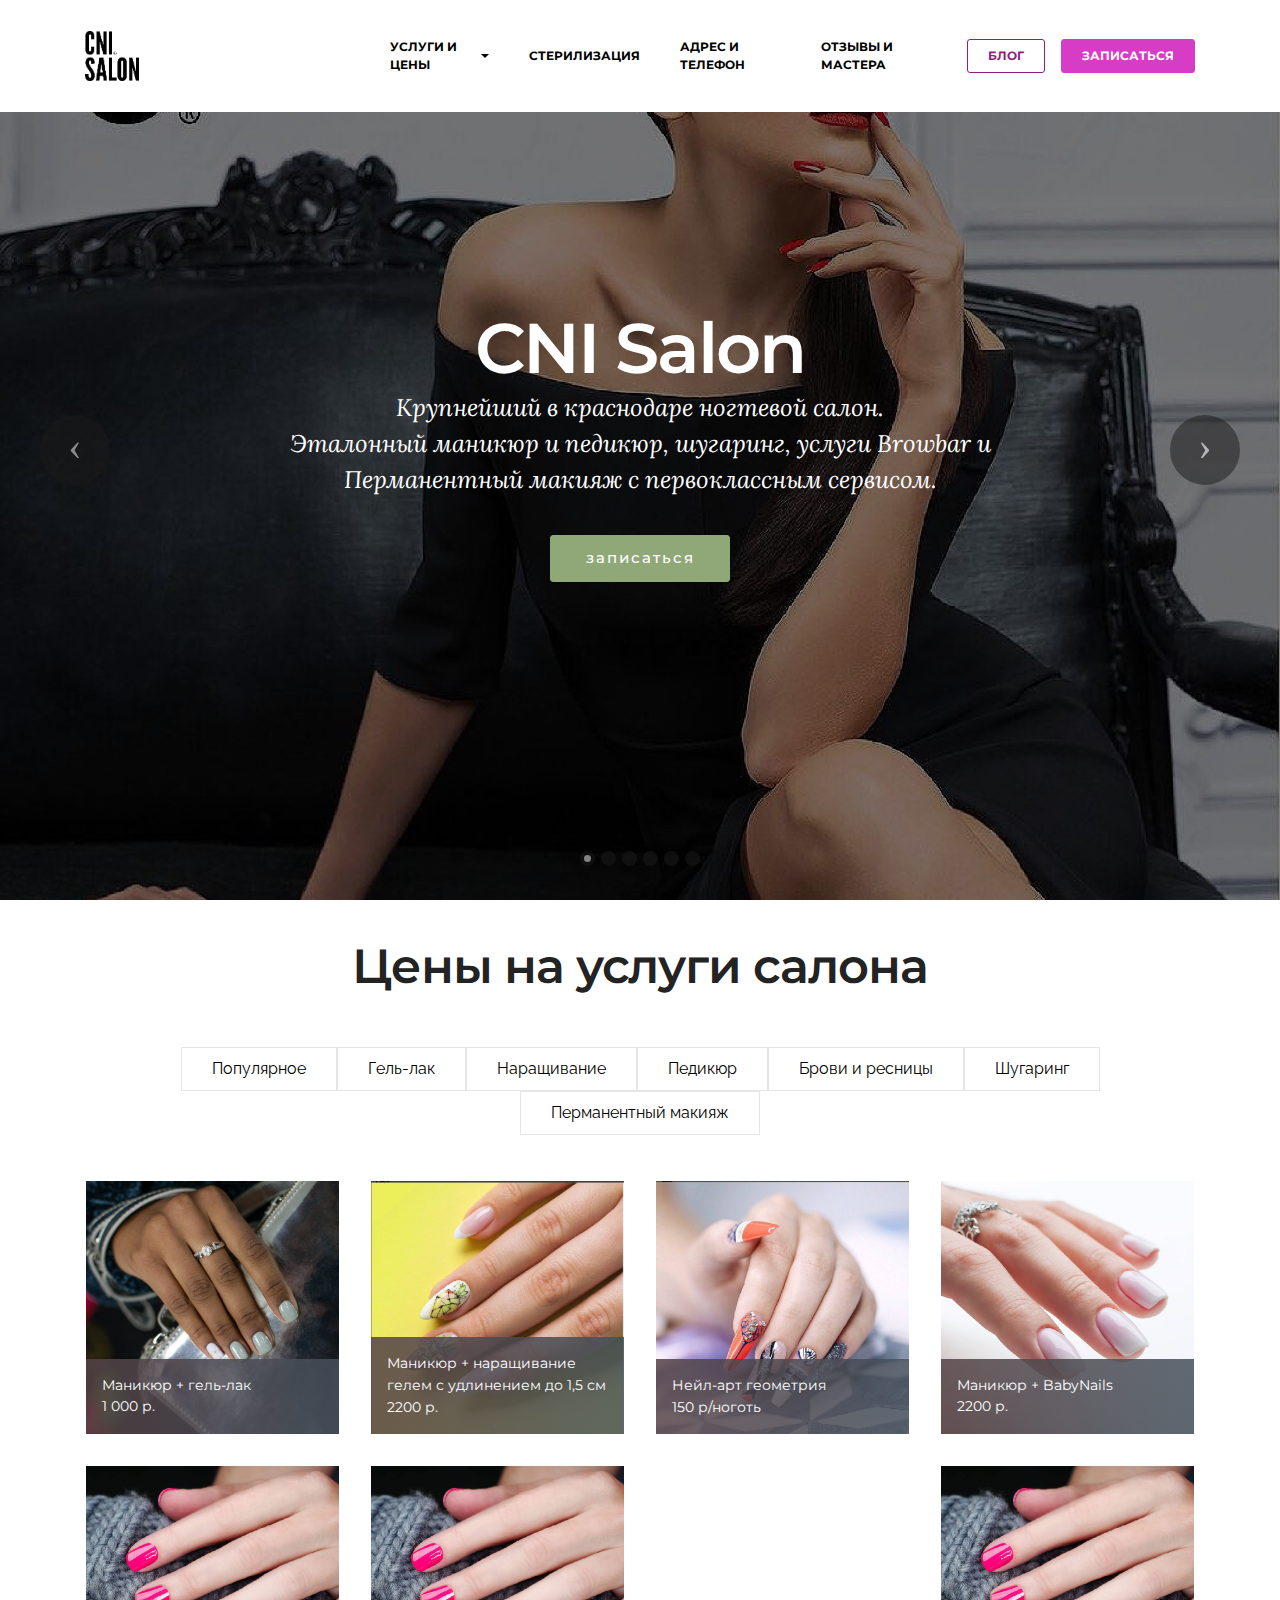
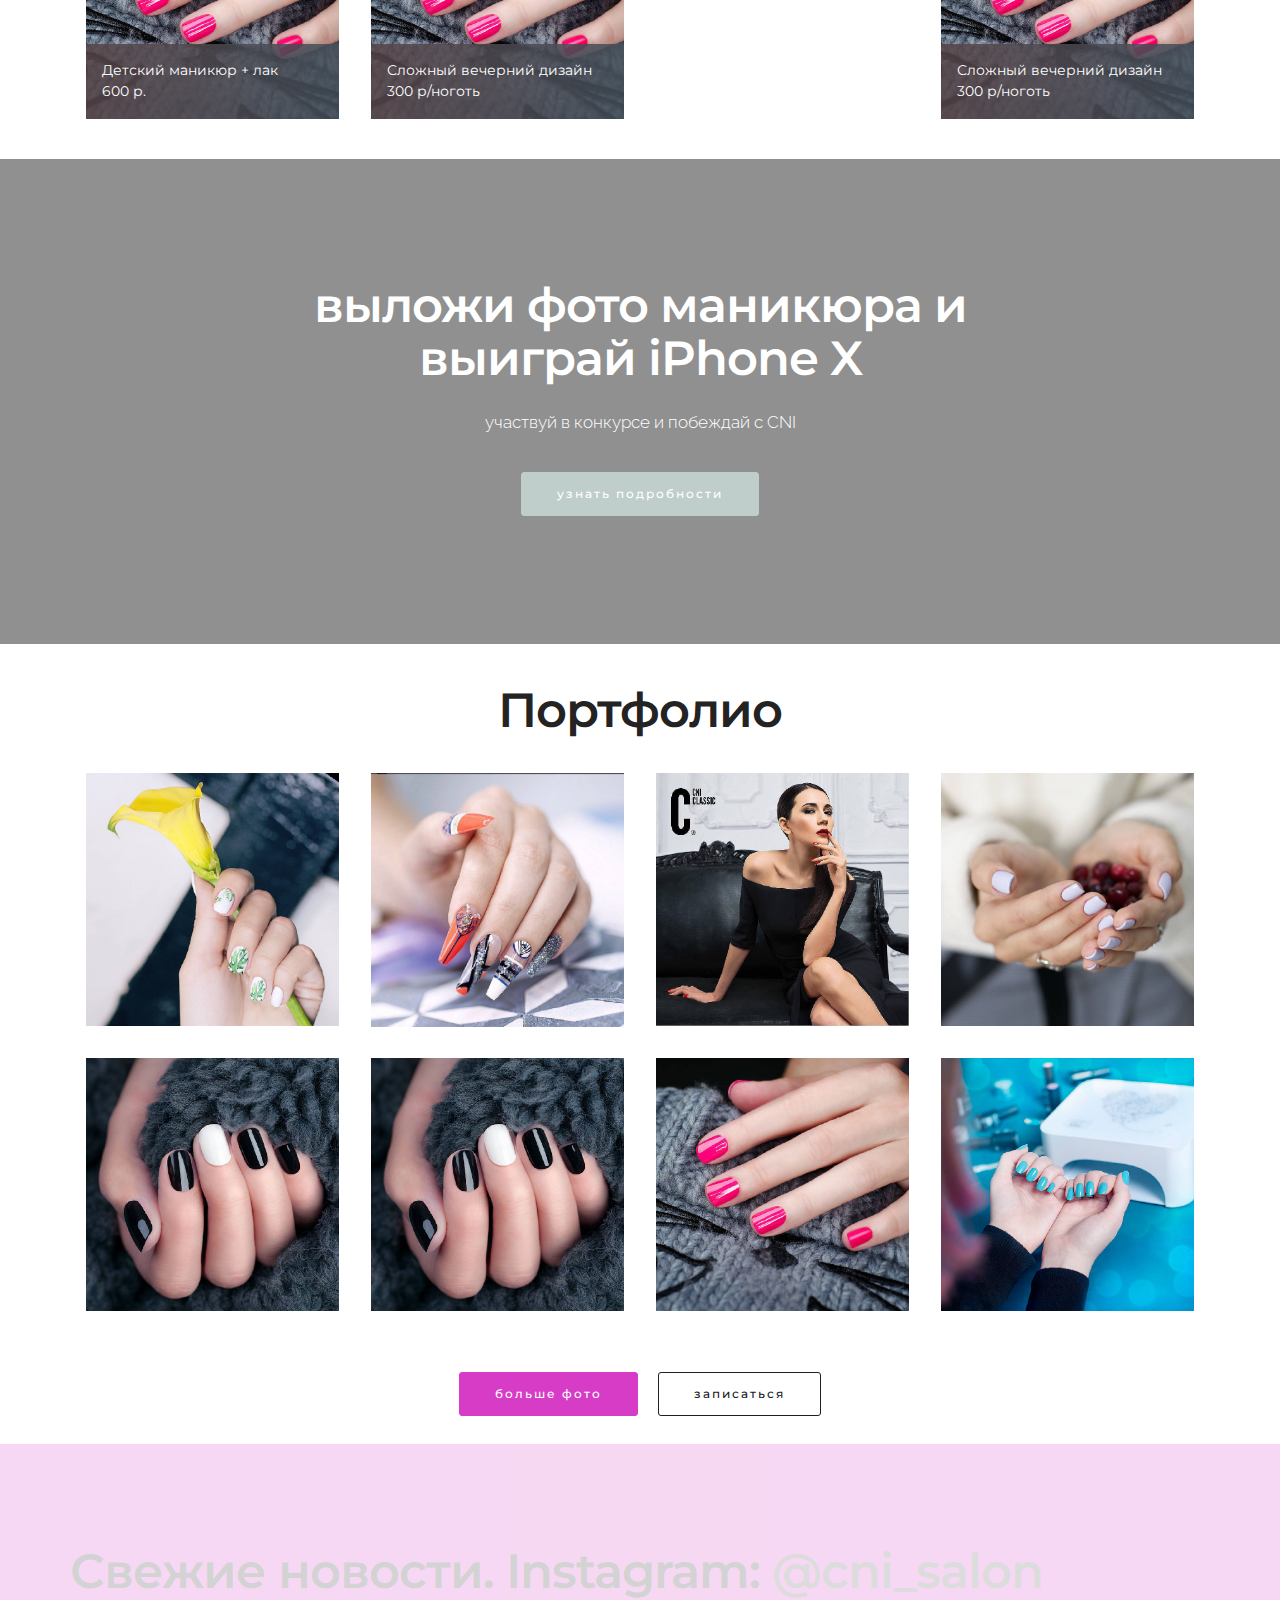
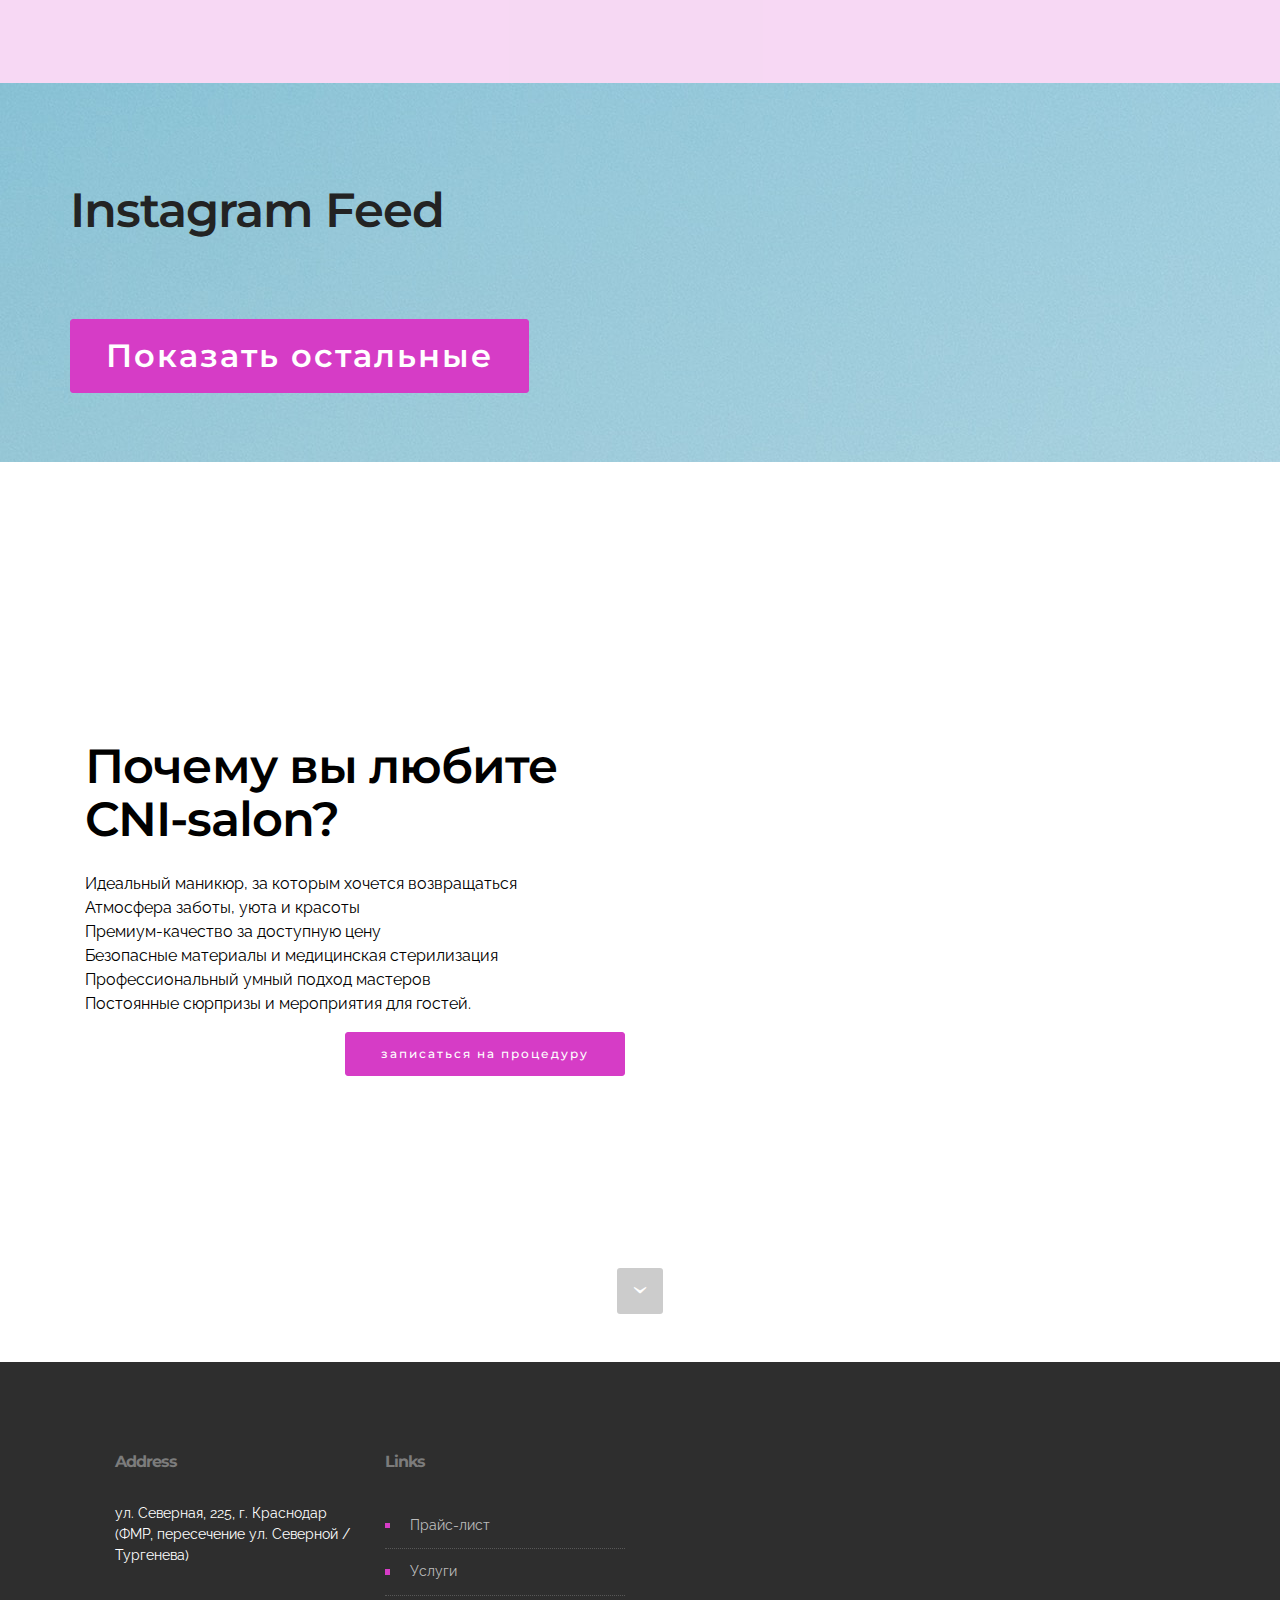
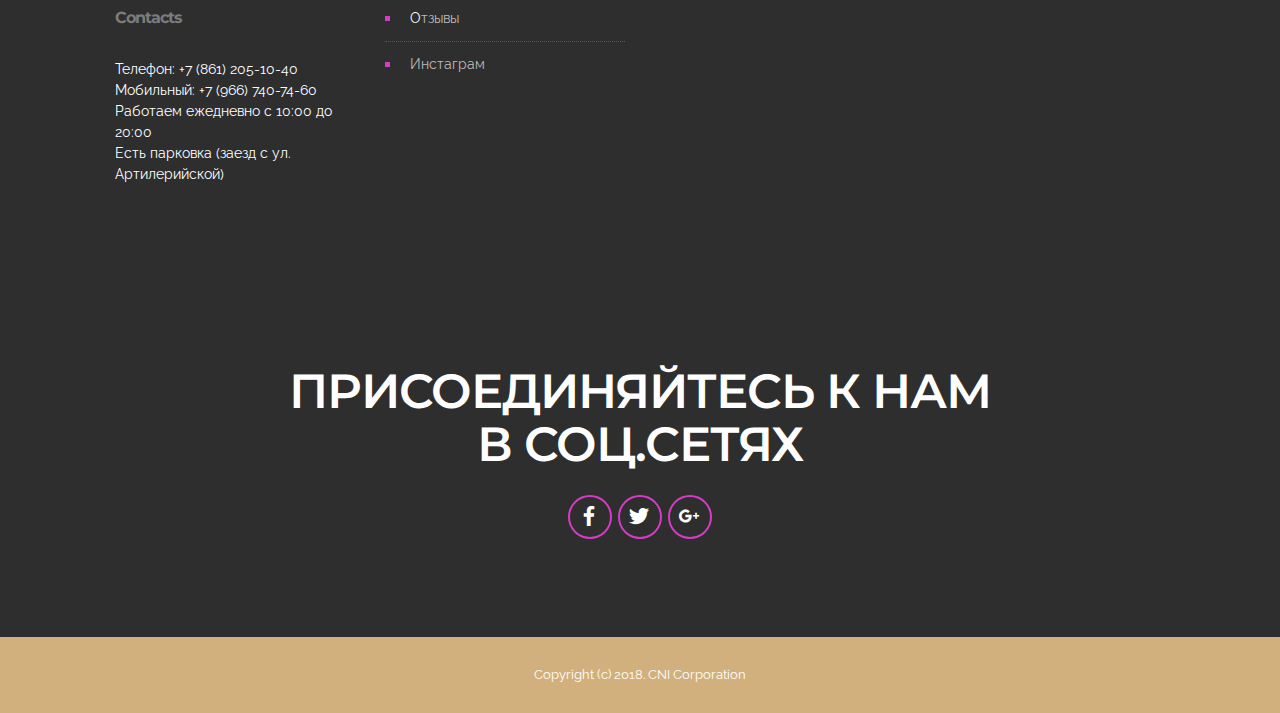
<file: index.html>
<!DOCTYPE html>
<html >
<head>
  <!-- Site made with Mobirise Website Builder v4.7.2, https://mobirise.com -->
  <meta charset="UTF-8">
  <meta http-equiv="X-UA-Compatible" content="IE=edge">
  <meta name="generator" content="Mobirise v4.7.2, mobirise.com">
  <meta name="viewport" content="width=device-width, initial-scale=1, minimum-scale=1">
  <link rel="shortcut icon" href="assets/images/-3-139x128.png" type="image/x-icon">
  <meta name="description" content="Салон Красоты на Северной и Тургенева. Полный спектр ухода за ногтями: наращивание, моделирование, гель-лак, аппаратный и классический маникюр. Процедуры красоты: наращивание ресниц, броу-бар, перманентный макияж, шугаринг.">
  <title>CNI-salon Краснодар - первая специализированная ногтевая студия</title>
  <link rel="stylesheet" href="https://fonts.googleapis.com/css?family=Montserrat:400,700">
  <link rel="stylesheet" href="https://fonts.googleapis.com/css?family=Raleway:100,100i,200,200i,300,300i,400,400i,500,500i,600,600i,700,700i,800,800i,900,900i">
  <link rel="stylesheet" href="https://fonts.googleapis.com/css?family=Lora:400,700,400italic,700italic&subset=latin">
  <link rel="stylesheet" href="assets/web/assets/mobirise-icons/mobirise-icons.css">
  <link rel="stylesheet" href="assets/et-line-font-plugin/style.css">
  <link rel="stylesheet" href="assets/tether/tether.min.css">
  <link rel="stylesheet" href="assets/bootstrap/css/bootstrap.min.css">
  <link rel="stylesheet" href="assets/dropdown/css/style.css">
  <link rel="stylesheet" href="assets/socicon/css/styles.css">
  <link rel="stylesheet" href="assets/style.css">
  <link rel="stylesheet" href="assets/slick.css">
  <link rel="stylesheet" href="assets/theme/css/style.css">
  <link rel="stylesheet" href="assets/mobirise-gallery/style.css">
  <link rel="stylesheet" href="assets/mobirise/css/mbr-additional.css" type="text/css">
  
  
  
</head>
<body>
  <section id="ext_menu-7" data-rv-view="2">

    <nav class="navbar navbar-dropdown navbar-fixed-top">
        <div class="container">

            <div class="mbr-table">
                <div class="mbr-table-cell">

                    <div class="navbar-brand">
                        <a href="https://mobirise.com" class="navbar-logo"><img src="assets/images/-3-139x128.png" alt="Mobirise"></a>
                        <a class="navbar-caption" href="https://mobirise.com">Территория красивых людей.<br>г. Краснодар, ул. Северная, 225<br></a>
                    </div>

                </div>
                <div class="mbr-table-cell">

                    <button class="navbar-toggler pull-xs-right hidden-md-up" type="button" data-toggle="collapse" data-target="#exCollapsingNavbar">
                        <div class="hamburger-icon"></div>
                    </button>

                    <ul class="nav-dropdown collapse pull-xs-right nav navbar-nav navbar-toggleable-sm" id="exCollapsingNavbar"><li class="nav-item dropdown"><a class="nav-link link dropdown-toggle" href="https://mobirise.com/" data-toggle="dropdown-submenu" aria-expanded="false">УСЛУГИ И ЦЕНЫ</a><div class="dropdown-menu"><div class="dropdown"><a class="dropdown-item dropdown-toggle" href="manicure.html" data-toggle="dropdown-submenu" aria-expanded="false">Маникюр<br></a><div class="dropdown-menu dropdown-submenu"><a class="dropdown-item" href="https://mobirise.com/">Гель-лак</a><a class="dropdown-item" href="https://mobirise.com/" aria-expanded="false">Гель (моделирование ногтей)</a><a class="dropdown-item" href="https://mobirise.com/" aria-expanded="false">Гель-лак с укреплением</a><a class="dropdown-item" href="https://mobirise.com/" aria-expanded="false">SMART-маникюр</a><a class="dropdown-item" href="https://mobirise.com/" aria-expanded="false">Дизайн ногтей</a><a class="dropdown-item" href="https://mobirise.com/" aria-expanded="false">Маникюр + лак</a><a class="dropdown-item" href="https://mobirise.com/" aria-expanded="false">Baby Nails</a><a class="dropdown-item" href="http://cni-salon.ru/prices/" aria-expanded="false">Прайс-лист на все услуги</a></div></div><a class="dropdown-item" href="https://mobirise.com/" aria-expanded="false">Педикюр</a><a class="dropdown-item" href="https://mobirise.com/" aria-expanded="false">Перманентный макияж</a><a class="dropdown-item" href="https://mobirise.com/" aria-expanded="false">Брови</a><a class="dropdown-item" href="https://mobirise.com/" aria-expanded="false">Ресницы</a><a class="dropdown-item" href="https://mobirise.com/" aria-expanded="false">Шугаринг</a><a class="dropdown-item" href="https://mobirise.com/" aria-expanded="false">Прайс-лист на услуги</a></div></li><li class="nav-item"><a class="nav-link link" href="https://mobirise.com/">СТЕРИЛИЗАЦИЯ</a></li><li class="nav-item"><a class="nav-link link" href="contacts.html">АДРЕС И ТЕЛЕФОН</a></li><li class="nav-item"><a class="nav-link link" href="otzivi.html">ОТЗЫВЫ И МАСТЕРА</a></li><li class="nav-item nav-btn"><a class="nav-link btn btn-primary-outline btn-primary" href="https://mobirise.com/">БЛОГ</a></li><li class="nav-item nav-btn"><a class="nav-link btn btn-primary" href="https://mobirise.com/">ЗАПИСАТЬСЯ</a></li></ul>
                    <button hidden="" class="navbar-toggler navbar-close" type="button" data-toggle="collapse" data-target="#exCollapsingNavbar">
                        <div class="close-icon"></div>
                    </button>

                </div>
            </div>

        </div>
    </nav>

</section>

<section class="engine"><a href="https://mobirise.me/y">html website templates</a></section><section class="mbr-slider mbr-section mbr-section__container carousel slide mbr-section-nopadding mbr-after-navbar" data-ride="carousel" data-keyboard="false" data-wrap="true" data-pause="false" data-interval="5000" id="slider3-1" data-rv-view="81">
    <div>
        <div>
            <div>
                <ol class="carousel-indicators">
                    <li data-app-prevent-settings="" data-target="#slider3-1" data-slide-to="0" class="active"></li><li data-app-prevent-settings="" data-target="#slider3-1" class="" data-slide-to="1"></li><li data-app-prevent-settings="" data-target="#slider3-1" data-slide-to="2"></li><li data-app-prevent-settings="" data-target="#slider3-1" data-slide-to="3"></li><li data-app-prevent-settings="" data-target="#slider3-1" data-slide-to="4"></li><li data-app-prevent-settings="" data-target="#slider3-1" data-slide-to="5"></li>
                </ol>
                <div class="carousel-inner" role="listbox">
                    <div class="mbr-section mbr-section-hero carousel-item dark center mbr-section-full active" data-bg-video-slide="false" style="background-image: url(assets/images/a2oss-cagai-2000x2000.jpg);">
                        <div class="mbr-table-cell">
                            <div class="mbr-overlay"></div>
                            <div class="container-slide container">
                                
                                <div class="row">
                                    <div class="col-md-8 col-md-offset-2 text-xs-center">
                                        <h2 class="mbr-section-title display-1"><p>CNI Salon</p></h2>
                                        <p class="mbr-section-lead lead">Крупнейший в краснодаре ногтевой салон. <br>Эталонный маникюр и педикюр, шугаринг, услуги Browbar и Перманентный макияж с первоклассным сервисом.<br></p>

                                        <div class="mbr-section-btn"><a class="btn btn-lg btn-success" href="https://mobirise.com">записаться</a> </div>
                                    </div>
                                </div>
                            </div>
                        </div>
                    </div><div class="mbr-section mbr-section-hero carousel-item dark center mbr-section-full" data-bg-video-slide="https://www.youtube.com/watch?v=bamWQHHHsS0">
                        <div class="mbr-table-cell">
                            <div class="mbr-overlay"></div>
                            <div class="container-slide container">
                                
                                <div class="row">
                                    <div class="col-md-8 col-md-offset-1">
                                        <h2 class="mbr-section-title display-1">BROWBAR в подарок</h2>
                                        <p class="mbr-section-lead lead">Участвуйте в супер-акции. До конца ноября сделайте маникюр гель-лак или гель + педикюр и получите любую из услуг Browbar в подарок.</p>

                                        <div class="mbr-section-btn"><a class="btn btn-lg btn-primary" href="https://mobirise.com">записаться на процедуру</a> </div>
                                    </div>
                                </div>
                            </div>
                        </div>
                    </div><div class="mbr-section mbr-section-hero carousel-item dark center mbr-section-full" data-bg-video-slide="false" style="background-image: url(assets/images/1e1b410633a1ffe3c1530e0781652d969dd8184b1c7aae2323pimgpsh-fullsize-distr-2000x2000.jpg);">
                        <div class="mbr-table-cell">
                            <div class="mbr-overlay"></div>
                            <div class="container-slide container">
                                
                                <div class="row">
                                    <div class="col-md-8 col-md-offset-3 text-xs-right">
                                        <h2 class="mbr-section-title display-1">12 лучших зимних цветов гель-лаков</h2>
                                        <p class="mbr-section-lead lead">Насладитесь .</p>

                                        <div class="mbr-section-btn"><a class="btn btn-lg btn-info" href="https://mobirise.com">FOR WINDOWS</a> <a class="btn btn-lg btn-white btn-white-outline" href="https://mobirise.com">FOR MAC</a></div>
                                    </div>
                                </div>
                            </div>
                        </div>
                    </div><div class="mbr-section mbr-section-hero carousel-item dark center mbr-section-full" data-bg-video-slide="false" style="background-image: url(assets/images/man-back.jpg);">
                        <div class="mbr-table-cell">
                            <div class="mbr-overlay"></div>
                            <div class="container-slide container">
                                
                                <div class="row">
                                    <div class="col-md-8 col-md-offset-2 text-xs-center">
                                        <h2 class="mbr-section-title display-1"><p>CNI Salon</p></h2>
                                        <p class="mbr-section-lead lead">Маникюр гель-лак, укрепление и наращивание ногтей только на материалах CNI. Премиум-качество, безопасность для ногтей, авторские методики по созданию вашего идеального маникюра.</p>

                                        <div class="mbr-section-btn"><a class="btn btn-lg btn-success" href="https://mobirise.com">записаться</a> </div>
                                    </div>
                                </div>
                            </div>
                        </div>
                    </div><div class="mbr-section mbr-section-hero carousel-item dark center mbr-section-full" data-bg-video-slide="false" style="background-image: url(assets/images/man-back.jpg);">
                        <div class="mbr-table-cell">
                            <div class="mbr-overlay"></div>
                            <div class="container-slide container">
                                
                                <div class="row">
                                    <div class="col-md-8 col-md-offset-2 text-xs-center">
                                        <h2 class="mbr-section-title display-1"><p>CNI Salon</p></h2>
                                        <p class="mbr-section-lead lead">- всё для того, чтобы подчеркнуть вашу уникальность.</p>

                                        <div class="mbr-section-btn"><a class="btn btn-lg btn-success" href="https://mobirise.com">записаться</a> </div>
                                    </div>
                                </div>
                            </div>
                        </div>
                    </div><div class="mbr-section mbr-section-hero carousel-item dark center mbr-section-full" data-bg-video-slide="false" style="background-image: url(assets/images/man-back.jpg);">
                        <div class="mbr-table-cell">
                            <div class="mbr-overlay"></div>
                            <div class="container-slide container">
                                
                                <div class="row">
                                    <div class="col-md-8 col-md-offset-2 text-xs-center">
                                        <h2 class="mbr-section-title display-1"><p>CNI Salon</p></h2>
                                        <p class="mbr-section-lead lead">Крупнейший в краснодаре ногтевой салон. <br>Эталонный маникюр и педикюр, шугаринг, услуги Browbar и Перманентный макияж с первоклассным сервисом.<br>Премиум-бренд для ногтей собственного производства и авторские методики - всё для того, чтобы подчеркнуть вашу уникальность.</p>

                                        <div class="mbr-section-btn"><a class="btn btn-lg btn-success" href="https://mobirise.com">записаться</a> </div>
                                    </div>
                                </div>
                            </div>
                        </div>
                    </div>
                </div>

                <a data-app-prevent-settings="" class="left carousel-control" role="button" data-slide="prev" href="#slider3-1">
                    <span class="icon-prev" aria-hidden="true"></span>
                    <span class="sr-only">Previous</span>
                </a>
                <a data-app-prevent-settings="" class="right carousel-control" role="button" data-slide="next" href="#slider3-1">
                    <span class="icon-next" aria-hidden="true"></span>
                    <span class="sr-only">Next</span>
                </a>
            </div>
        </div>
    </div>
</section>

<section class="mbr-section mbr-section__container article" id="header3-8" data-rv-view="4" style="background-color: rgb(255, 255, 255); padding-top: 40px; padding-bottom: 20px;">
    <div class="container">
        <div class="row">
            <div class="col-xs-12">
                <h3 class="mbr-section-title display-2">Цены на услуги салона</h3>
                <small class="mbr-section-subtitle"></small>
            </div>
        </div>
    </div>
</section>

<section class="mbr-gallery mbr-section mbr-section-nopadding mbr-slider-carousel" data-filter="true" id="gallery3-9" data-rv-view="6" style="background-color: rgb(255, 255, 255); padding-top: 0rem; padding-bottom: 1.5rem;">
    <!-- Filter -->
    <div class="mbr-gallery-filter container gallery-filter-active gallery-filter__bg">
        <ul>
            <li class="mbr-gallery-filter-all active">Популярное</li>
        </ul>
    </div>

    <!-- Gallery -->
    <div class="mbr-gallery-row container">
        <div class=" mbr-gallery-layout-default">
            <div>
                <div>
                    <div class="mbr-gallery-item mbr-gallery-item__mobirise3 mbr-gallery-item--p1" data-video-url="false" data-tags="Гель-лак">
                        <div href="#lb-gallery3-9" data-slide-to="0" data-toggle="modal">
                            
                            

                            <img src="assets/images/dd6c2c8080347c14b417f15348e98e48b721e1dfad5a1c7d19pimgpsh-fullsize-distr-2000x2000-800x800.jpg">
                            
                            <span class="icon-focus"></span>
                            <span class="mbr-gallery-title">Маникюр + гель-лак<br>1 000 р.</span>
                        </div>
                    </div><div class="mbr-gallery-item mbr-gallery-item__mobirise3 mbr-gallery-item--p1" data-video-url="false" data-tags="Наращивание">
                        <div href="#lb-gallery3-9" data-slide-to="1" data-toggle="modal">
                            
                            

                            <img src="assets/images/cni-official-cni-corporation-instagram-google-chrome-2000x2003-800x801.jpg">
                            
                            <span class="icon-focus"></span>
                            <span class="mbr-gallery-title">Маникюр + наращивание гелем с удлинением до 1,5 см<br>2200 р.</span>
                        </div>
                    </div><div class="mbr-gallery-item mbr-gallery-item__mobirise3 mbr-gallery-item--p1" data-video-url="false" data-tags="Педикюр">
                        <div href="#lb-gallery3-9" data-slide-to="2" data-toggle="modal">
                            
                            

                            <img src="assets/images/cniart-instagram-google-chrome-2000x2006-800x802.jpg">
                            
                            <span class="icon-focus"></span>
                            <span class="mbr-gallery-title">Нейл-арт геометрия<br>150 р/ноготь</span>
                        </div>
                    </div><div class="mbr-gallery-item mbr-gallery-item__mobirise3 mbr-gallery-item--p1" data-video-url="false" data-tags="Брови и ресницы">
                        <div href="#lb-gallery3-9" data-slide-to="3" data-toggle="modal">
                            
                            

                            <img src="assets/images/cni2-2000x2000-800x800.jpg">
                            
                            <span class="icon-focus"></span>
                            <span class="mbr-gallery-title">Маникюр + BabyNails<br>2200 р.</span>
                        </div>
                    </div><div class="mbr-gallery-item mbr-gallery-item__mobirise3 mbr-gallery-item--p1" data-video-url="false" data-tags="Шугаринг">
                        <div href="#lb-gallery3-9" data-slide-to="4" data-toggle="modal">
                            
                            

                            <img src="assets/images/2000x2000-800x800.jpg">
                            
                            <span class="icon-focus"></span>
                            <span class="mbr-gallery-title">Детский маникюр + лак<br>600 р.</span>
                        </div>
                    </div><div class="mbr-gallery-item mbr-gallery-item__mobirise3 mbr-gallery-item--p1" data-video-url="false" data-tags="Перманентный макияж">
                        <div href="#lb-gallery3-9" data-slide-to="5" data-toggle="modal">
                            
                            

                            <img src="assets/images/2000x2000-800x800.jpg">
                            
                            <span class="icon-focus"></span>
                            <span class="mbr-gallery-title">Сложный вечерний дизайн<br>300 р/ноготь</span>
                        </div>
                    </div><div class="mbr-gallery-item mbr-gallery-item__mobirise3 mbr-gallery-item--p1" data-video-url="false" data-tags="Перманентный макияж">
                        <div href="#lb-gallery3-9" data-slide-to="6" data-toggle="modal">
                            
                            

                            <img src="assets/images/2000x2000-800x800.jpg">
                            
                            <span class="icon-focus"></span>
                            <span class="mbr-gallery-title">Сложный вечерний дизайн<br>300 р/ноготь</span>
                        </div>
                    </div>
                </div>
            </div>
            <div class="clearfix"></div>
        </div>
    </div>

    <!-- Lightbox -->
    <div data-app-prevent-settings="" class="mbr-slider modal fade carousel slide" tabindex="-1" data-keyboard="true" data-interval="false" id="lb-gallery3-9">
        <div class="modal-dialog">
            <div class="modal-content">
                <div class="modal-body">
                    <ol class="carousel-indicators">
                        <li data-app-prevent-settings="" data-target="#lb-gallery3-9" data-slide-to="0"></li><li data-app-prevent-settings="" data-target="#lb-gallery3-9" data-slide-to="1"></li><li data-app-prevent-settings="" data-target="#lb-gallery3-9" data-slide-to="2"></li><li data-app-prevent-settings="" data-target="#lb-gallery3-9" data-slide-to="3"></li><li data-app-prevent-settings="" data-target="#lb-gallery3-9" data-slide-to="4"></li><li data-app-prevent-settings="" data-target="#lb-gallery3-9" data-slide-to="5"></li><li data-app-prevent-settings="" data-target="#lb-gallery3-9" data-slide-to="6"></li>
                    </ol>
                    <div class="carousel-inner">
                        <div class="carousel-item">
                            <img src="assets/images/dd6c2c8080347c14b417f15348e98e48b721e1dfad5a1c7d19pimgpsh-fullsize-distr-2000x2000.jpg">
                        </div><div class="carousel-item">
                            <img src="assets/images/cni-official-cni-corporation-instagram-google-chrome-2000x2003.jpg">
                        </div><div class="carousel-item">
                            <img src="assets/images/cniart-instagram-google-chrome-2000x2006.jpg">
                        </div><div class="carousel-item">
                            <img src="assets/images/-cni2-2000x2000.jpg">
                        </div><div class="carousel-item">
                            <img src="assets/images/-2000x2000.jpg">
                        </div><div class="carousel-item">
                            <img src="assets/images/-2000x200091.jpg">
                        </div><div class="carousel-item">
                            <img src="assets/images/-2000x200091.jpg">
                        </div>
                    </div>
                    <a class="left carousel-control" role="button" data-slide="prev" href="#lb-gallery3-9">
                        <span class="icon-prev" aria-hidden="true"></span>
                        <span class="sr-only">Previous</span>
                    </a>
                    <a class="right carousel-control" role="button" data-slide="next" href="#lb-gallery3-9">
                        <span class="icon-next" aria-hidden="true"></span>
                        <span class="sr-only">Next</span>
                    </a>

                    <a class="close" href="#" role="button" data-dismiss="modal">
                        <span aria-hidden="true">×</span>
                        <span class="sr-only">Close</span>
                    </a>
                </div>
            </div>
        </div>
    </div>
</section>

<section class="mbr-section article mbr-parallax-background" id="msg-box8-a" data-rv-view="123" style="background-image: url(assets/images/a3-4-google-chrome-2000x614.jpg); padding-top: 120px; padding-bottom: 120px;">

    <div class="mbr-overlay" style="opacity: 0.5; background-color: rgb(34, 34, 34);">
    </div>
    <div class="container">
        <div class="row">
            <div class="col-md-8 col-md-offset-2 text-xs-center">
                <h3 class="mbr-section-title display-2">выложи фото маникюра и выиграй iPhone X</h3>
                <div class="lead"><p>участвуй в конкурсе и побеждай с CNI</p></div>
                <div><a class="btn btn-secondary" href="https://mobirise.com">узнать подробности</a></div>
            </div>
        </div>
    </div>

</section>

<section class="mbr-section mbr-section__container article" id="header3-c" data-rv-view="37" style="background-color: rgb(255, 255, 255); padding-top: 40px; padding-bottom: 20px;">
    <div class="container">
        <div class="row">
            <div class="col-xs-12">
                <h3 class="mbr-section-title display-2">Портфолио</h3>
                
            </div>
        </div>
    </div>
</section>

<section class="mbr-gallery mbr-section mbr-section-nopadding mbr-slider-carousel" data-filter="false" id="gallery3-b" data-rv-view="39" style="background-color: rgb(255, 255, 255); padding-top: 0rem; padding-bottom: 1.5rem;">
    <!-- Filter -->
    

    <!-- Gallery -->
    <div class="mbr-gallery-row container">
        <div class=" mbr-gallery-layout-default">
            <div>
                <div>
                    <div class="mbr-gallery-item mbr-gallery-item__mobirise3 mbr-gallery-item--p1" data-video-url="false" data-tags="Awesome">
                        <div href="#lb-gallery3-b" data-slide-to="0" data-toggle="modal">
                            
                            

                            <img src="assets/images/2000x2000-800x800-800x800.jpg">
                            
                            <span class="icon-focus"></span>
                            
                        </div>
                    </div><div class="mbr-gallery-item mbr-gallery-item__mobirise3 mbr-gallery-item--p1" data-video-url="false" data-tags="Responsive">
                        <div href="#lb-gallery3-b" data-slide-to="1" data-toggle="modal">
                            
                            

                            <img src="assets/images/cniart-instagram-google-chrome-2000x2006-800x802-800x802.jpg">
                            
                            <span class="icon-focus"></span>
                            
                        </div>
                    </div><div class="mbr-gallery-item mbr-gallery-item__mobirise3 mbr-gallery-item--p1" data-video-url="false" data-tags="Creative">
                        <div href="#lb-gallery3-b" data-slide-to="2" data-toggle="modal">
                            
                            

                            <img src="assets/images/a2oss-cagai-2000x2000-800x800.jpg">
                            
                            <span class="icon-focus"></span>
                            
                        </div>
                    </div><div class="mbr-gallery-item mbr-gallery-item__mobirise3 mbr-gallery-item--p1" data-video-url="false" data-tags="Animated">
                        <div href="#lb-gallery3-b" data-slide-to="3" data-toggle="modal">
                            
                            

                            <img src="assets/images/1e1b410633a1ffe3c1530e0781652d969dd8184b1c7aae2323pimgpsh-fullsize-distr-2000x2000-800x800.jpg">
                            
                            <span class="icon-focus"></span>
                            
                        </div>
                    </div><div class="mbr-gallery-item mbr-gallery-item__mobirise3 mbr-gallery-item--p1" data-video-url="false" data-tags="Awesome">
                        <div href="#lb-gallery3-b" data-slide-to="4" data-toggle="modal">
                            
                            

                            <img src="assets/images/cni-2000x2000-800x800.jpg">
                            
                            <span class="icon-focus"></span>
                            
                        </div>
                    </div><div class="mbr-gallery-item mbr-gallery-item__mobirise3 mbr-gallery-item--p1" data-video-url="false" data-tags="Beautiful">
                        <div href="#lb-gallery3-b" data-slide-to="5" data-toggle="modal">
                            
                            

                            <img src="assets/images/2000x2000-800x800.jpg">
                            
                            <span class="icon-focus"></span>
                            
                        </div>
                    </div><div class="mbr-gallery-item mbr-gallery-item__mobirise3 mbr-gallery-item--p1" data-video-url="false" data-tags="Responsive">
                        <div href="#lb-gallery3-b" data-slide-to="6" data-toggle="modal">
                            
                            

                            <img src="assets/images/mix-lamp-2000x2000-800x800.jpg">
                            
                            <span class="icon-focus"></span>
                            
                        </div>
                    </div><div class="mbr-gallery-item mbr-gallery-item__mobirise3 mbr-gallery-item--p1" data-video-url="false" data-tags="Animated">
                        <div href="#lb-gallery3-b" data-slide-to="7" data-toggle="modal">
                            
                            

                            <img src="assets/images/cni-2000x2000-800x800.jpg">
                            
                            <span class="icon-focus"></span>
                            
                        </div>
                    </div>
                </div>
            </div>
            <div class="clearfix"></div>
        </div>
    </div>

    <!-- Lightbox -->
    <div data-app-prevent-settings="" class="mbr-slider modal fade carousel slide" tabindex="-1" data-keyboard="true" data-interval="false" id="lb-gallery3-b">
        <div class="modal-dialog">
            <div class="modal-content">
                <div class="modal-body">
                    <ol class="carousel-indicators">
                        <li data-app-prevent-settings="" data-target="#lb-gallery3-b" data-slide-to="0"></li><li data-app-prevent-settings="" data-target="#lb-gallery3-b" data-slide-to="1"></li><li data-app-prevent-settings="" data-target="#lb-gallery3-b" data-slide-to="2"></li><li data-app-prevent-settings="" data-target="#lb-gallery3-b" data-slide-to="3"></li><li data-app-prevent-settings="" data-target="#lb-gallery3-b" data-slide-to="4"></li><li data-app-prevent-settings="" data-target="#lb-gallery3-b" data-slide-to="5"></li><li data-app-prevent-settings="" data-target="#lb-gallery3-b" data-slide-to="6"></li><li data-app-prevent-settings="" data-target="#lb-gallery3-b" class=" active" data-slide-to="7"></li>
                    </ol>
                    <div class="carousel-inner">
                        <div class="carousel-item">
                            <img src="assets/images/2000x2000-800x800.jpg">
                        </div><div class="carousel-item">
                            <img src="assets/images/cniart-instagram-google-chrome-2000x2006-800x802.jpg">
                        </div><div class="carousel-item">
                            <img src="assets/images/a2oss-cagai-2000x2000.jpg">
                        </div><div class="carousel-item">
                            <img src="assets/images/1e1b410633a1ffe3c1530e0781652d969dd8184b1c7aae2323pimgpsh-fullsize-distr-2000x2000.jpg">
                        </div><div class="carousel-item">
                            <img src="assets/images/-cni-2000x2000.jpg">
                        </div><div class="carousel-item">
                            <img src="assets/images/-2000x200092.jpg">
                        </div><div class="carousel-item">
                            <img src="assets/images/mix-lamp-2000x2000.jpg">
                        </div><div class="carousel-item active">
                            <img src="assets/images/-cni-2000x2000.jpg">
                        </div>
                    </div>
                    <a class="left carousel-control" role="button" data-slide="prev" href="#lb-gallery3-b">
                        <span class="icon-prev" aria-hidden="true"></span>
                        <span class="sr-only">Previous</span>
                    </a>
                    <a class="right carousel-control" role="button" data-slide="next" href="#lb-gallery3-b">
                        <span class="icon-next" aria-hidden="true"></span>
                        <span class="sr-only">Next</span>
                    </a>

                    <a class="close" href="#" role="button" data-dismiss="modal">
                        <span aria-hidden="true">×</span>
                        <span class="sr-only">Close</span>
                    </a>
                </div>
            </div>
        </div>
    </div>
</section>

<section class="mbr-section mbr-section__container" id="buttons1-d" data-rv-view="150" style="background-color: rgb(255, 255, 255); padding-top: 20px; padding-bottom: 20px;">

    <div class="container">
        <div class="row">
            <div class="col-xs-12">
                <div class="text-xs-center"><a class="btn btn-primary" href="https://mobirise.com/mobirise-free-win.zip">больше фото</a> <a class="btn btn-black btn-black-outline" href="https://mobirise.com/mobirise-free-mac.zip">записаться</a></div>
            </div>
        </div>
    </div>

</section>

<section class="mbr-instagram-feed" data-rows="2" data-per-row-slider="" data-spacing="5" data-full-width="" data-token="1266721754.727bfe1.6d48712ab793468e84434f541a9acdbb" data-per-row-grid="6" id="instagram-feed-block-e" data-rv-view="74" style="background-color: rgb(214, 60, 198); padding-top: 40px; padding-bottom: 40px;">
    
    <div class="container container_toggle">
        <div class="row">
            <div class="col">
                <div class="inst">
                    <h1 class="inst__title align-center mbr-fonts-style display-2">Свежие новости. Instagram: <a href="https://instagram.com/cni_salon_krasnodar" target="_blank" class="text-black">@cni_salon</a></h1>
                    <div class="inst__content"></div>
                    
                </div>
            </div>
        </div>
    </div>
</section>

<section class="mbr-instagram-feed" data-rows="2" data-per-row-slider="" data-spacing="5" data-full-width="" data-token="1266721754.727bfe1.6d48712ab793468e84434f541a9acdbb" data-per-row-grid="4" id="instagram-feed-block-24" data-rv-view="76" style="background-image: url(assets/images/instagram-background.jpg); padding-top: 40px; padding-bottom: 40px;">
    
    <div class="container container_toggle">
        <div class="row">
            <div class="col">
                <div class="inst">
                    <h1 class="inst__title align-center mbr-fonts-style display-2">Instagram Feed</h1>
                    <div class="inst__content"></div>
                    <div class="inst__more mbr-section-btn align-center" buttons="0"><a class="btn btn-md btn-primary display-4" href="#">Показать остальные</a></div>
                </div>
            </div>
        </div>
    </div>
</section>

<section class="mbr-section mbr-section-hero mbr-section-full header2" id="header2-h" data-rv-view="78" style="background-color: rgb(255, 255, 255);">

    

    <div class="mbr-table mbr-table-full">
        <div class="mbr-table-cell">

            <div class="container">
                <div class="mbr-section row">
                    <div class="mbr-table-md-up">
                        
                        
                        

                        <div class="mbr-table-cell col-md-5 content-size text-xs-center text-md-right">

                            <h3 class="mbr-section-title display-2">Почему вы любите CNI-salon?</h3>

                            <div class="mbr-section-text">
                                <p>Идеальный маникюр, за которым хочется возвращаться<br>Атмосфера заботы, уюта и красоты<br>Премиум-качество за доступную цену<br>Безопасные материалы и медицинская стерилизация<br>Профессиональный умный подход мастеров<br>Постоянные сюрпризы и мероприятия для гостей.</p>
                            </div>

                            <div class="mbr-section-btn"><a class="btn btn-primary" href="https://mobirise.com">записаться на процедуру</a></div>

                        </div>
                        <div class="mbr-table-cell mbr-valign-top mbr-left-padding-md-up col-md-7 image-size" style="width: 50%;">
                            <div class="mbr-figure"><iframe class="mbr-embedded-video" src="https://www.youtube.com/embed/bamWQHHHsS0?rel=0&amp;amp;showinfo=0&amp;autoplay=0&amp;loop=1&amp;playlist=bamWQHHHsS0" width="1280" height="720" frameborder="0" allowfullscreen></iframe></div>
                        </div>

                    </div>
                </div>
            </div>

        </div>
    </div>

    <div class="mbr-arrow mbr-arrow-floating hidden-sm-down" aria-hidden="true"><a href="#contacts2-22"><i class="mbr-arrow-icon"></i></a></div>

</section>

<section class="mbr-section mbr-section-md-padding mbr-footer footer2" id="contacts2-22" data-rv-view="152" style="background-color: rgb(46, 46, 46); padding-top: 90px; padding-bottom: 90px;">
    
    <div class="container">
        <div class="row">
            <div class="mbr-footer-content col-xs-12 col-md-3">
                <p><strong>Address</strong><br>ул. Северная, 225, г. Краснодар<br>(ФМР, пересечение ул. Северной / Тургенева)<br><br><br>
<strong>Contacts</strong><br>
Телефон: +7 (861) 205-10-40<br>Мобильный: +7 (966) 740-74-60<br>Работаем ежедневно с 10:00 до 20:00<br>Есть парковка (заезд с ул. Артилерийской)</p>
            </div>
            <div class="mbr-footer-content col-xs-12 col-md-3"><p class="mbr-contacts__text"><strong>Links</strong></p><ul><li>Прайс-лист</li><li>Услуги</li><li><a class="text-white" href="https://mobirise.com/mobirise-free-mac.zip">О</a>тзывы</li><li>Инстаграм</li></ul></div>
            <div class="col-xs-12 col-md-6">
                <div class="mbr-map"><iframe frameborder="0" style="border:0" src="https://www.google.com/maps/embed/v1/place?key=AIzaSyA0Dx_boXQiwvdz8sJHoYeZNVTdoWONYkU&amp;q=place_id:ChIJ0_-4iHJP8EAR6zGbw30RuVI" allowfullscreen=""></iframe></div>
            </div>
        </div>
    </div>
</section>

<section class="mbr-section mbr-section-md-padding" id="social-buttons3-25" data-rv-view="154" style="background-color: rgb(46, 46, 46); padding-top: 90px; padding-bottom: 90px;">
    
    <div class="container">
        <div class="row">
            <div class="col-md-8 col-md-offset-2 text-xs-center">
                <h3 class="mbr-section-title display-2">ПРИСОЕДИНЯЙТЕСЬ К НАМ В СОЦ.СЕТЯХ</h3>
                <div>

                  <div class="mbr-social-likes" data-counters="false">
                    <span class="btn btn-social facebook" title="Share link on Facebook">
                        <i class="socicon socicon-facebook"></i>
                    </span>
                    <span class="btn btn-social twitter" title="Share link on Twitter">
                        <i class="socicon socicon-twitter"></i>
                    </span>
                    <span class="btn btn-social plusone" title="Share link on Google+">
                        <i class="socicon socicon-googleplus"></i>
                    </span>
                    
                    
                  </div>

                </div>
            </div>
        </div>
    </div>
</section>

<footer class="mbr-small-footer mbr-section mbr-section-nopadding" id="footer1-3" data-rv-view="0" style="background-color: rgb(209, 176, 125); padding-top: 1.75rem; padding-bottom: 1.75rem;">
    
    <div class="container text-xs-center">
        <p>Copyright (c) 2018. CNI Corporation</p>
    </div>
</footer>


  <script src="assets/web/assets/jquery/jquery.min.js"></script>
  <script src="assets/tether/tether.min.js"></script>
  <script src="assets/bootstrap/js/bootstrap.min.js"></script>
  <script src="assets/bootstrap-carousel-swipe/bootstrap-carousel-swipe.js"></script>
  <script src="assets/jquery-mb-ytplayer/jquery.mb.ytplayer.min.js"></script>
  <script src="assets/social-likes/social-likes.js"></script>
  <script src="assets/dropdown/js/script.min.js"></script>
  <script src="assets/touch-swipe/jquery.touch-swipe.min.js"></script>
  <script src="assets/masonry/masonry.pkgd.min.js"></script>
  <script src="assets/imagesloaded/imagesloaded.pkgd.min.js"></script>
  <script src="assets/smooth-scroll/smooth-scroll.js"></script>
  <script src="assets/jarallax/jarallax.js"></script>
  <script src="assets/index.js"></script>
  <script src="assets/slick.min.js"></script>
  <script src="assets/theme/js/script.js"></script>
  <script src="assets/mobirise-gallery/player.min.js"></script>
  <script src="assets/mobirise-gallery/script.js"></script>
  <script src="assets/mobirise-slider-video/script.js"></script>
  
  
 <div id="scrollToTop" class="scrollToTop mbr-arrow-up"><a style="text-align: center;"><i class="mbr-arrow-up-icon"></i></a></div>
  </body>
</html>
</file>
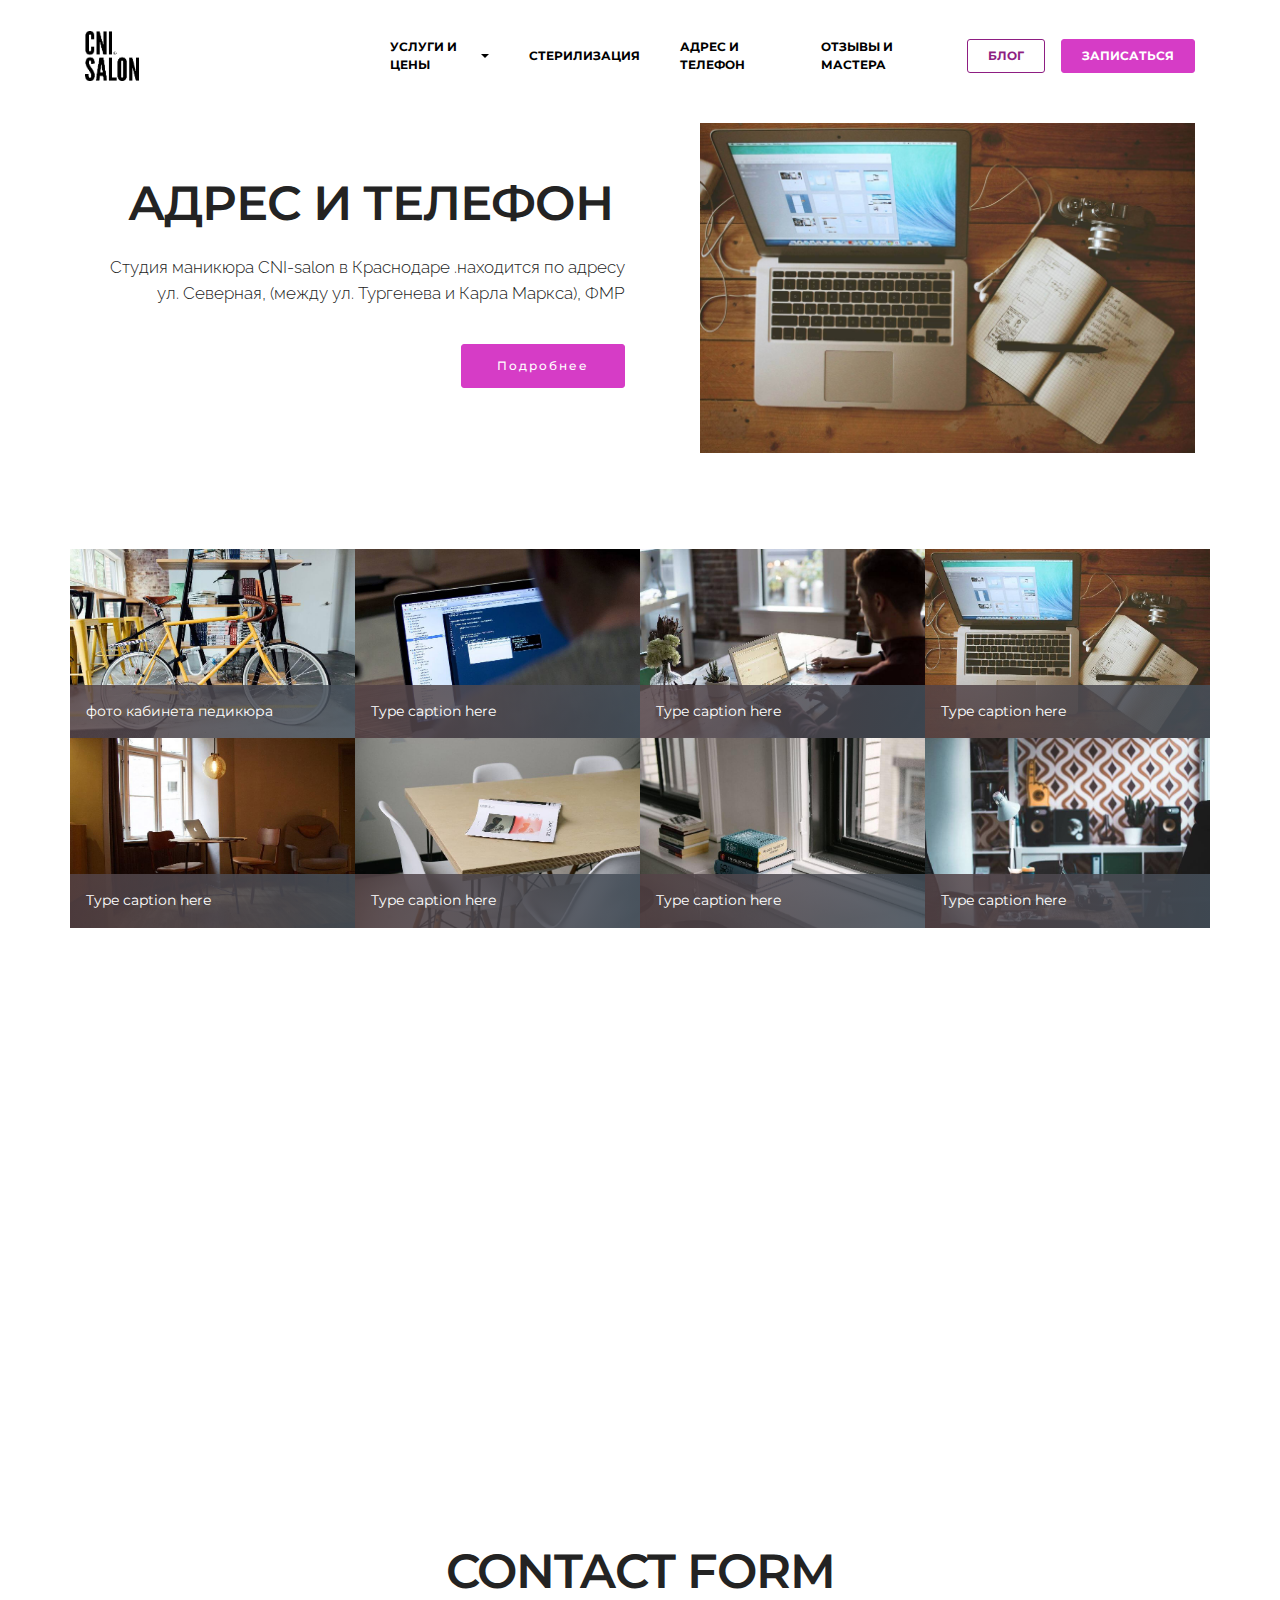
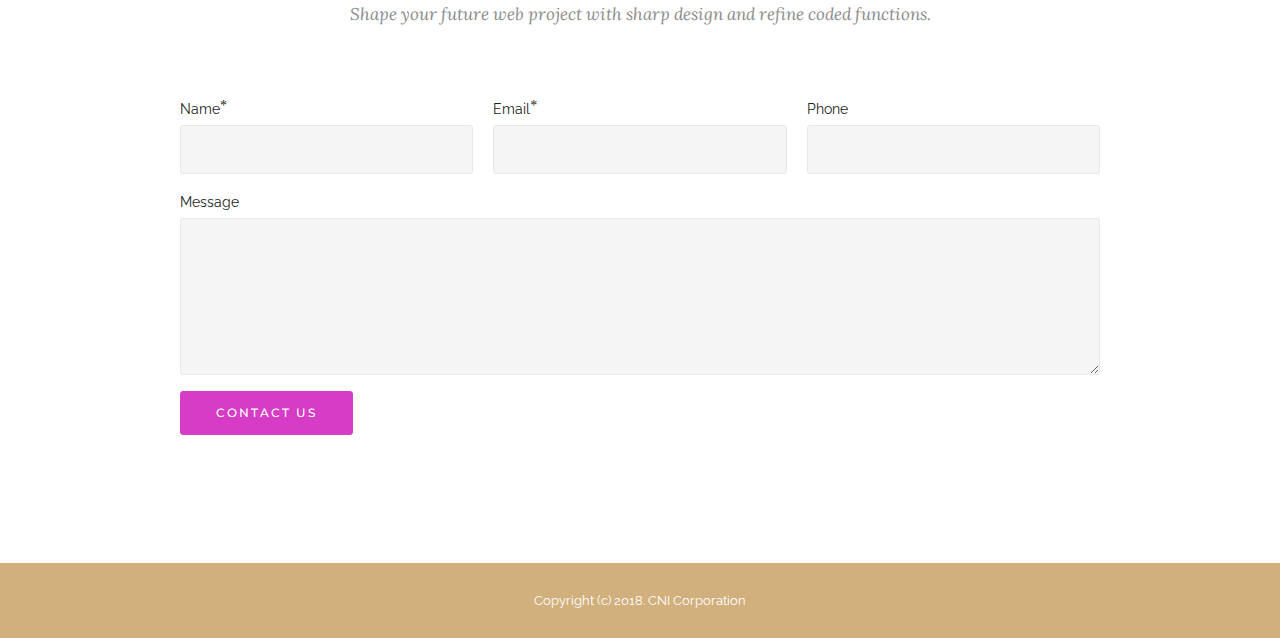
<file: contacts.html>
<!DOCTYPE html>
<html >
<head>
    <!-- Site made with Mobirise Website Builder v4.7.2, https://mobirise.com -->
    <meta charset="UTF-8">
    <meta http-equiv="X-UA-Compatible" content="IE=edge">
    <meta name="generator" content="Mobirise v4.7.2, mobirise.com">
    <meta name="viewport" content="width=device-width, initial-scale=1, minimum-scale=1">
    <link rel="shortcut icon" href="assets/images/-3-139x128.png" type="image/x-icon">
    <meta name="description" content="Студия маникюра Краснодар, ФМР. Записаться на маникюр, педикюр, гель-лак, микроблейдинг, перманентный макияж, моделирование бровей, наращивание ресниц.">
    <title>Адрес и телефон</title>
    <link rel="stylesheet" href="https://fonts.googleapis.com/css?family=Montserrat:400,700">
    <link rel="stylesheet" href="https://fonts.googleapis.com/css?family=Raleway:100,100i,200,200i,300,300i,400,400i,500,500i,600,600i,700,700i,800,800i,900,900i">
    <link rel="stylesheet" href="assets/et-line-font-plugin/style.css">
    <link rel="stylesheet" href="https://fonts.googleapis.com/css?family=Lora:400,700,400italic,700italic&subset=latin">
    <link rel="stylesheet" href="assets/tether/tether.min.css">
    <link rel="stylesheet" href="assets/bootstrap/css/bootstrap.min.css">
    <link rel="stylesheet" href="assets/dropdown/css/style.css">
    <link rel="stylesheet" href="assets/theme/css/style.css">
    <link rel="stylesheet" href="assets/mobirise-gallery/style.css">
    <link rel="stylesheet" href="assets/mobirise/css/mbr-additional.css" type="text/css">



</head>
<body>
<section id="ext_menu-j" data-rv-view="645">

    <nav class="navbar navbar-dropdown navbar-fixed-top">
        <div class="container">

            <div class="mbr-table">
                <div class="mbr-table-cell">

                    <div class="navbar-brand">
                        <a href="https://mobirise.com" class="navbar-logo"><img src="assets/images/-3-139x128.png" alt="Mobirise"></a>
                        <a class="navbar-caption" href="https://mobirise.com">Территория красивых людей.<br>г. Краснодар, ул. Северная, 225<br></a>
                    </div>

                </div>
                <div class="mbr-table-cell">

                    <button class="navbar-toggler pull-xs-right hidden-md-up" type="button" data-toggle="collapse" data-target="#exCollapsingNavbar">
                        <div class="hamburger-icon"></div>
                    </button>

                    <ul class="nav-dropdown collapse pull-xs-right nav navbar-nav navbar-toggleable-sm" id="exCollapsingNavbar"><li class="nav-item dropdown"><a class="nav-link link dropdown-toggle" href="https://mobirise.com/" data-toggle="dropdown-submenu" aria-expanded="false">УСЛУГИ И ЦЕНЫ</a><div class="dropdown-menu"><div class="dropdown"><a class="dropdown-item dropdown-toggle" href="manicure.html" data-toggle="dropdown-submenu" aria-expanded="false">Маникюр<br></a><div class="dropdown-menu dropdown-submenu"><a class="dropdown-item" href="https://mobirise.com/">Гель-лак</a><a class="dropdown-item" href="https://mobirise.com/" aria-expanded="false">Гель (моделирование ногтей)</a><a class="dropdown-item" href="https://mobirise.com/" aria-expanded="false">Гель-лак с укреплением</a><a class="dropdown-item" href="https://mobirise.com/" aria-expanded="false">SMART-маникюр</a><a class="dropdown-item" href="https://mobirise.com/" aria-expanded="false">Дизайн ногтей</a><a class="dropdown-item" href="https://mobirise.com/" aria-expanded="false">Маникюр + лак</a><a class="dropdown-item" href="https://mobirise.com/" aria-expanded="false">Baby Nails</a><a class="dropdown-item" href="http://cni-salon.ru/prices/" aria-expanded="false">Прайс-лист на все услуги</a></div></div><a class="dropdown-item" href="https://mobirise.com/" aria-expanded="false">Педикюр</a><a class="dropdown-item" href="https://mobirise.com/" aria-expanded="false">Перманентный макияж</a><a class="dropdown-item" href="https://mobirise.com/" aria-expanded="false">Брови</a><a class="dropdown-item" href="https://mobirise.com/" aria-expanded="false">Ресницы</a><a class="dropdown-item" href="https://mobirise.com/" aria-expanded="false">Шугаринг</a><a class="dropdown-item" href="https://mobirise.com/" aria-expanded="false">Прайс-лист на услуги</a></div></li><li class="nav-item"><a class="nav-link link" href="https://mobirise.com/">СТЕРИЛИЗАЦИЯ</a></li><li class="nav-item"><a class="nav-link link" href="contacts.html">АДРЕС И ТЕЛЕФОН</a></li><li class="nav-item"><a class="nav-link link" href="otzivi.html">ОТЗЫВЫ И МАСТЕРА</a></li><li class="nav-item nav-btn"><a class="nav-link btn btn-primary-outline btn-primary" href="https://mobirise.com/">БЛОГ</a></li><li class="nav-item nav-btn"><a class="nav-link btn btn-primary" href="https://mobirise.com/">ЗАПИСАТЬСЯ</a></li></ul>
                    <button hidden="" class="navbar-toggler navbar-close" type="button" data-toggle="collapse" data-target="#exCollapsingNavbar">
                        <div class="close-icon"></div>
                    </button>

                </div>
            </div>

        </div>
    </nav>

</section>

<section class="mbr-section mbr-after-navbar" id="msg-box5-u" data-rv-view="647" style="background-color: rgb(255, 255, 255); padding-top: 120px; padding-bottom: 0px;">


    <div class="container">
        <div class="row">
            <div class="mbr-table-md-up">



                <div class="mbr-table-cell col-md-5 text-xs-center text-md-right content-size">
                    <h3 class="mbr-section-title display-2">АДРЕС И ТЕЛЕФОН&nbsp;</h3>
                    <div class="lead">

                        <p>Студия маникюра CNI-salon в Краснодаре .находится по адресу<br>ул. Северная, (между ул. Тургенева и Карла Маркса), ФМР</p>

                    </div>

                    <div><a class="btn btn-primary" href="https://mobirise.com">Подробнее</a></div>
                </div>





                <div class="mbr-table-cell mbr-left-padding-md-up mbr-valign-top col-md-7 image-size" style="width: 50%;">
                    <div class="mbr-figure"><img src="assets/images/desktop.jpg"></div>
                </div>

            </div>
        </div>
    </div>

</section>

<section class="mbr-gallery mbr-section mbr-section-nopadding mbr-slider-carousel" data-filter="false" id="gallery2-1e" data-rv-view="650" style="padding-top: 6rem; padding-bottom: 6rem;">
    <!-- Filter -->


    <!-- Gallery -->
    <div class="mbr-gallery-row container">
        <div class=" mbr-gallery-layout-default">
            <div>
                <div>
                    <div class="mbr-gallery-item mbr-gallery-item__mobirise3 mbr-gallery-item--p0" data-video-url="false" data-tags="Awesome">
                        <div href="#lb-gallery2-1e" data-slide-to="0" data-toggle="modal">



                            <img src="assets/images/bike-small.jpg" alt="">

                            <span class="icon-focus"></span>
                            <span class="mbr-gallery-title">фото кабинета педикюра</span>
                        </div>
                    </div><div class="mbr-gallery-item mbr-gallery-item__mobirise3 mbr-gallery-item--p0" data-video-url="false" data-tags="Responsive">
                    <div href="#lb-gallery2-1e" data-slide-to="1" data-toggle="modal">



                        <img src="assets/images/code-man-small.jpg" alt="">

                        <span class="icon-focus"></span>
                        <span class="mbr-gallery-title">Type caption here</span>
                    </div>
                </div><div class="mbr-gallery-item mbr-gallery-item__mobirise3 mbr-gallery-item--p0" data-video-url="false" data-tags="Creative">
                    <div href="#lb-gallery2-1e" data-slide-to="2" data-toggle="modal">



                        <img src="assets/images/coworkers-small.jpg" alt="">

                        <span class="icon-focus"></span>
                        <span class="mbr-gallery-title">Type caption here</span>
                    </div>
                </div><div class="mbr-gallery-item mbr-gallery-item__mobirise3 mbr-gallery-item--p0" data-video-url="false" data-tags="Animated">
                    <div href="#lb-gallery2-1e" data-slide-to="3" data-toggle="modal">



                        <img src="assets/images/desktop-small.jpg" alt="">

                        <span class="icon-focus"></span>
                        <span class="mbr-gallery-title">Type caption here</span>
                    </div>
                </div><div class="mbr-gallery-item mbr-gallery-item__mobirise3 mbr-gallery-item--p0" data-video-url="false" data-tags="Awesome">
                    <div href="#lb-gallery2-1e" data-slide-to="4" data-toggle="modal">



                        <img src="assets/images/room-laptop-small.jpg" alt="">

                        <span class="icon-focus"></span>
                        <span class="mbr-gallery-title">Type caption here</span>
                    </div>
                </div><div class="mbr-gallery-item mbr-gallery-item__mobirise3 mbr-gallery-item--p0" data-video-url="false" data-tags="Beautiful">
                    <div href="#lb-gallery2-1e" data-slide-to="5" data-toggle="modal">



                        <img src="assets/images/table-small.jpg" alt="">

                        <span class="icon-focus"></span>
                        <span class="mbr-gallery-title">Type caption here</span>
                    </div>
                </div><div class="mbr-gallery-item mbr-gallery-item__mobirise3 mbr-gallery-item--p0" data-video-url="false" data-tags="Responsive">
                    <div href="#lb-gallery2-1e" data-slide-to="6" data-toggle="modal">



                        <img src="assets/images/windows-books-small.jpg" alt="">

                        <span class="icon-focus"></span>
                        <span class="mbr-gallery-title">Type caption here</span>
                    </div>
                </div><div class="mbr-gallery-item mbr-gallery-item__mobirise3 mbr-gallery-item--p0" data-video-url="false" data-tags="Animated">
                    <div href="#lb-gallery2-1e" data-slide-to="7" data-toggle="modal">



                        <img src="assets/images/working-area-small.jpg" alt="">

                        <span class="icon-focus"></span>
                        <span class="mbr-gallery-title">Type caption here</span>
                    </div>
                </div>
                </div>
            </div>
            <div class="clearfix"></div>
        </div>
    </div>

    <!-- Lightbox -->
    <div data-app-prevent-settings="" class="mbr-slider modal fade carousel slide" tabindex="-1" data-keyboard="true" data-interval="false" id="lb-gallery2-1e">
        <div class="modal-dialog">
            <div class="modal-content">
                <div class="modal-body">
                    <ol class="carousel-indicators">
                        <li data-app-prevent-settings="" data-target="#lb-gallery2-1e" class=" active" data-slide-to="0"></li><li data-app-prevent-settings="" data-target="#lb-gallery2-1e" data-slide-to="1"></li><li data-app-prevent-settings="" data-target="#lb-gallery2-1e" data-slide-to="2"></li><li data-app-prevent-settings="" data-target="#lb-gallery2-1e" data-slide-to="3"></li><li data-app-prevent-settings="" data-target="#lb-gallery2-1e" data-slide-to="4"></li><li data-app-prevent-settings="" data-target="#lb-gallery2-1e" data-slide-to="5"></li><li data-app-prevent-settings="" data-target="#lb-gallery2-1e" data-slide-to="6"></li><li data-app-prevent-settings="" data-target="#lb-gallery2-1e" data-slide-to="7"></li>
                    </ol>
                    <div class="carousel-inner">
                        <div class="carousel-item active">
                            <img src="assets/images/bike.jpg" alt="">
                        </div><div class="carousel-item">
                        <img src="assets/images/code-man.jpg" alt="">
                    </div><div class="carousel-item">
                        <img src="assets/images/coworkers.jpg" alt="">
                    </div><div class="carousel-item">
                        <img src="assets/images/desktop.jpg" alt="">
                    </div><div class="carousel-item">
                        <img src="assets/images/room-laptop.jpg" alt="">
                    </div><div class="carousel-item">
                        <img src="assets/images/table.jpg" alt="">
                    </div><div class="carousel-item">
                        <img src="assets/images/windows-books.jpg" alt="">
                    </div><div class="carousel-item">
                        <img src="assets/images/working-area.jpg" alt="">
                    </div>
                    </div>
                    <a class="left carousel-control" role="button" data-slide="prev" href="#lb-gallery2-1e">
                        <span class="icon-prev" aria-hidden="true"></span>
                        <span class="sr-only">Previous</span>
                    </a>
                    <a class="right carousel-control" role="button" data-slide="next" href="#lb-gallery2-1e">
                        <span class="icon-next" aria-hidden="true"></span>
                        <span class="sr-only">Next</span>
                    </a>

                    <a class="close" href="#" role="button" data-dismiss="modal">
                        <span aria-hidden="true">×</span>
                        <span class="sr-only">Close</span>
                    </a>
                </div>
            </div>
        </div>
    </div>
</section>

<section class="mbr-section mbr-section-nopadding" id="map1-1c" data-rv-view="685">
    <div class="mbr-map"><iframe frameborder="0" style="border:0" src="https://www.google.com/maps/embed/v1/place?key=AIzaSyA0Dx_boXQiwvdz8sJHoYeZNVTdoWONYkU&amp;q=place_id:ChIJn6wOs6lZwokRLKy1iqRcoKw" allowfullscreen=""></iframe></div>
</section>

<section class="mbr-section form1" id="form1-1d" data-rv-view="687" style="background-color: rgb(255, 255, 255); padding-top: 120px; padding-bottom: 120px;">

    <div class="mbr-section mbr-section__container mbr-section__container--middle">
        <div class="container">
            <div class="row">
                <div class="col-xs-12 text-xs-center">
                    <h3 class="mbr-section-title display-2">CONTACT FORM</h3>
                    <small class="mbr-section-subtitle">Shape your future web project with sharp design and refine coded functions.</small>
                </div>
            </div>
        </div>
    </div>
    <div class="mbr-section mbr-section-nopadding">
        <div class="container">
            <div class="row">
                <div class="col-xs-12 col-lg-10 col-lg-offset-1" data-form-type="formoid">


                    <div data-form-alert="true">
                        <div hidden="" data-form-alert-success="true" class="alert alert-form alert-success text-xs-center">Thanks for filling out form!</div>
                    </div>


                    <form action="https://mobirise.com/" method="post" data-form-title="CONTACT FORM">

                        <input type="hidden" value="rc5wnEAiS6Y8XZM/N3V3+lsgvq+PiUL3U1CcWqPVisstKc5EBMF8kX1PgKRNaZlO6EHP0W3aFMwQSzMGUJS2scerdWWDNalKpM/32xa0BL2dAJWFj+x6/kPXnYUOS05K" data-form-email="true">

                        <div class="row row-sm-offset">

                            <div class="col-xs-12 col-md-4">
                                <div class="form-group">
                                    <label class="form-control-label" for="form1-1d-name">Name<span class="form-asterisk">*</span></label>
                                    <input type="text" class="form-control" name="name" required="" data-form-field="Name" id="form1-1d-name">
                                </div>
                            </div>

                            <div class="col-xs-12 col-md-4">
                                <div class="form-group">
                                    <label class="form-control-label" for="form1-1d-email">Email<span class="form-asterisk">*</span></label>
                                    <input type="email" class="form-control" name="email" required="" data-form-field="Email" id="form1-1d-email">
                                </div>
                            </div>

                            <div class="col-xs-12 col-md-4">
                                <div class="form-group">
                                    <label class="form-control-label" for="form1-1d-phone">Phone</label>
                                    <input type="tel" class="form-control" name="phone" data-form-field="Phone" id="form1-1d-phone">
                                </div>
                            </div>

                        </div>

                        <div class="form-group">
                            <label class="form-control-label" for="form1-1d-message">Message</label>
                            <textarea class="form-control" name="message" rows="7" data-form-field="Message" id="form1-1d-message"></textarea>
                        </div>

                        <div><button type="submit" class="btn btn-primary">CONTACT US</button></div>

                    </form>
                </div>
            </div>
        </div>
    </div>
</section>

<footer class="mbr-small-footer mbr-section mbr-section-nopadding" id="footer1-i" data-rv-view="643" style="background-color: rgb(209, 176, 125); padding-top: 1.75rem; padding-bottom: 1.75rem;">

    <div class="container text-xs-center">
        <p>Copyright (c) 2018. CNI Corporation</p>
    </div>
</footer>


<script src="assets/web/assets/jquery/jquery.min.js"></script>
<script src="assets/tether/tether.min.js"></script>
<script src="assets/bootstrap/js/bootstrap.min.js"></script>
<script src="assets/smooth-scroll/smooth-scroll.js"></script>
<script src="assets/dropdown/js/script.min.js"></script>
<script src="assets/touch-swipe/jquery.touch-swipe.min.js"></script>
<script src="assets/masonry/masonry.pkgd.min.js"></script>
<script src="assets/imagesloaded/imagesloaded.pkgd.min.js"></script>
<script src="assets/bootstrap-carousel-swipe/bootstrap-carousel-swipe.js"></script>
<script src="assets/theme/js/script.js"></script>
<script src="assets/mobirise-gallery/player.min.js"></script>
<script src="assets/mobirise-gallery/script.js"></script>
<script src="assets/formoid/formoid.min.js"></script>


<div id="scrollToTop" class="scrollToTop mbr-arrow-up"><a style="text-align: center;"><i class="mbr-arrow-up-icon"></i></a></div>
</body>
</html>
</file>
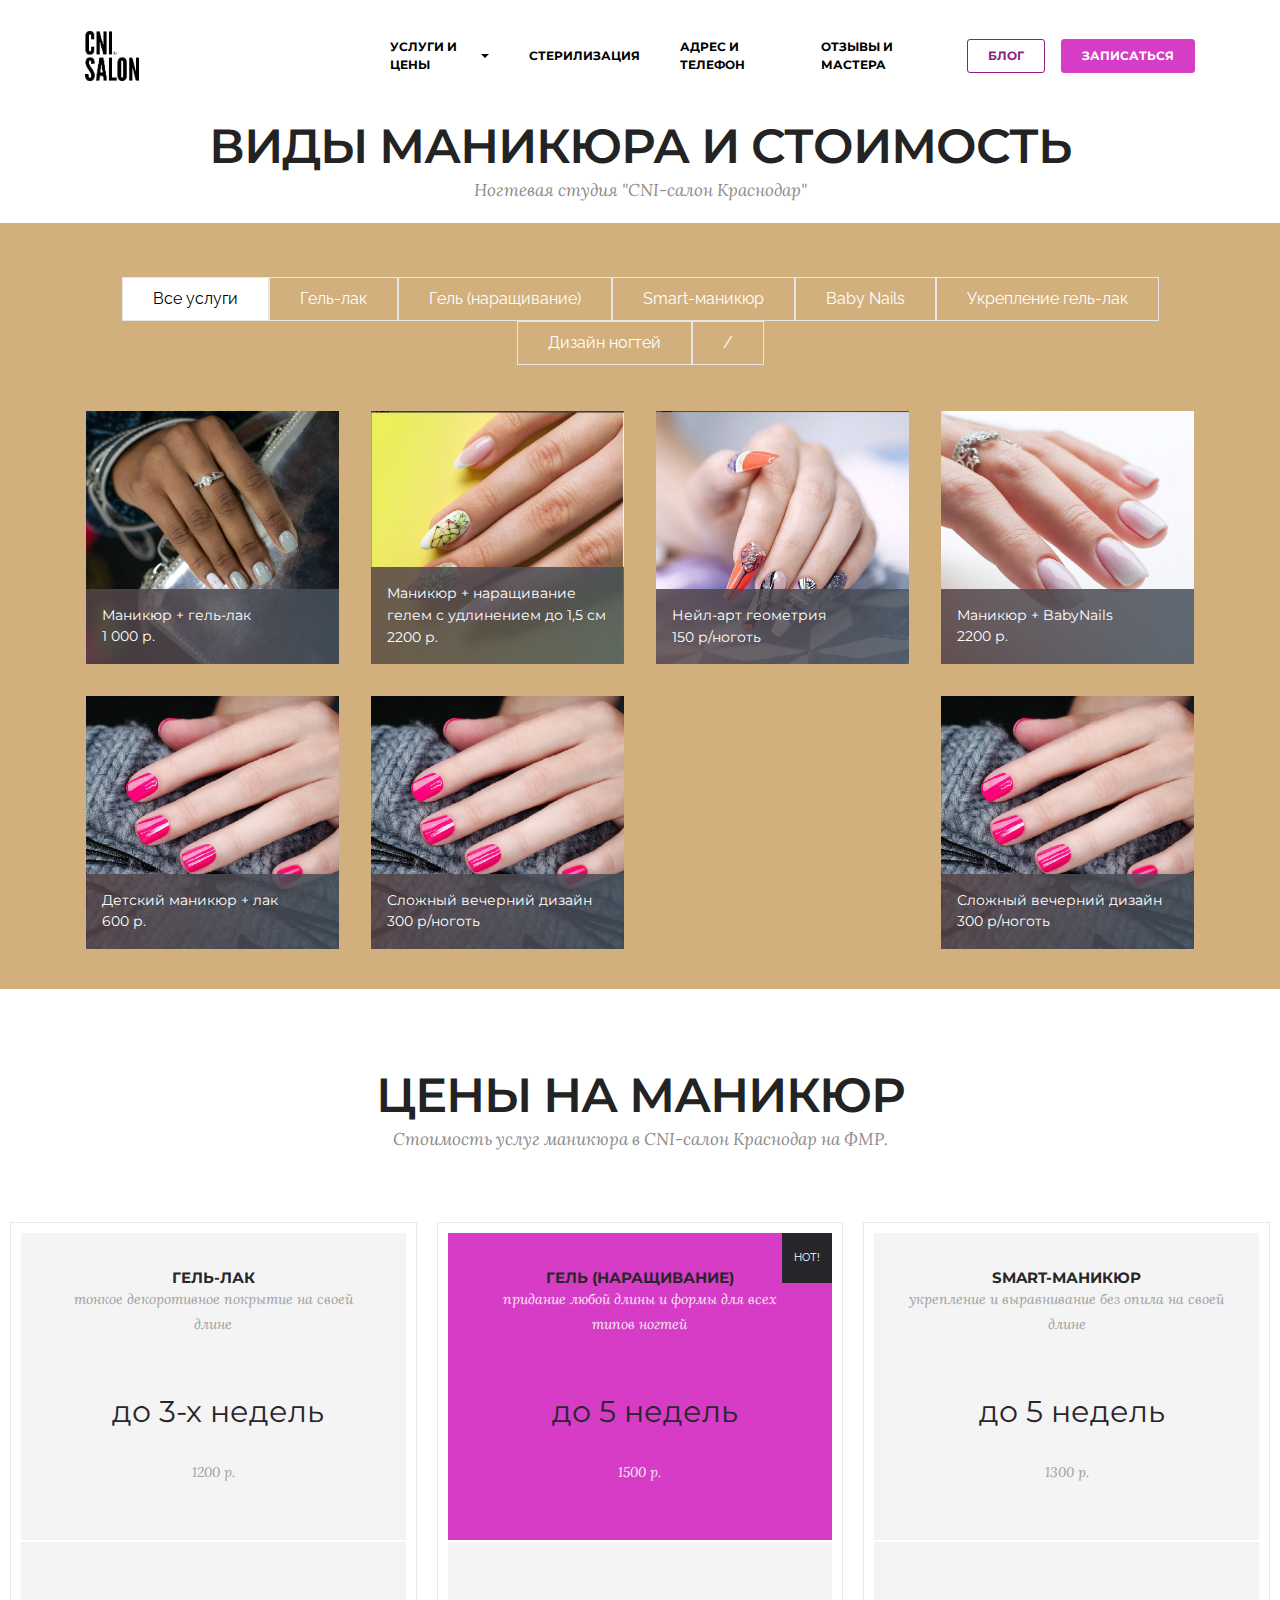
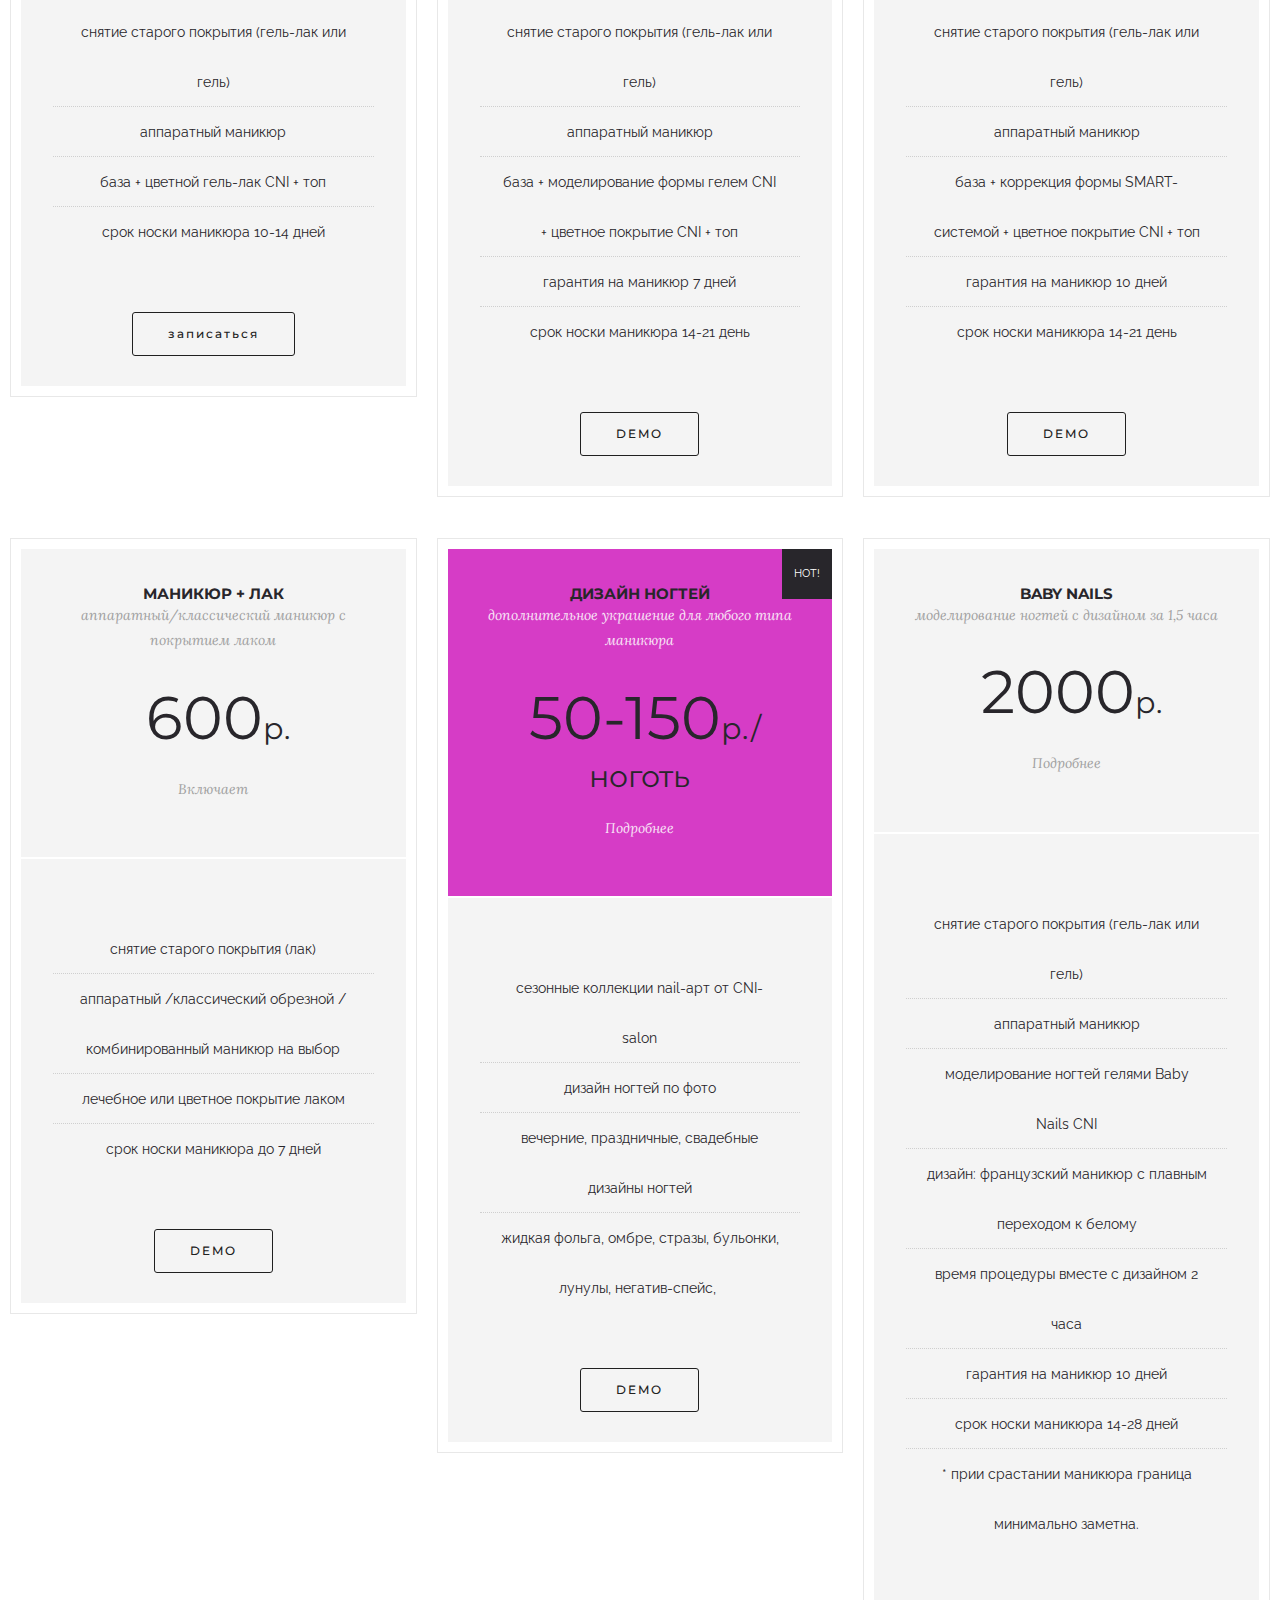
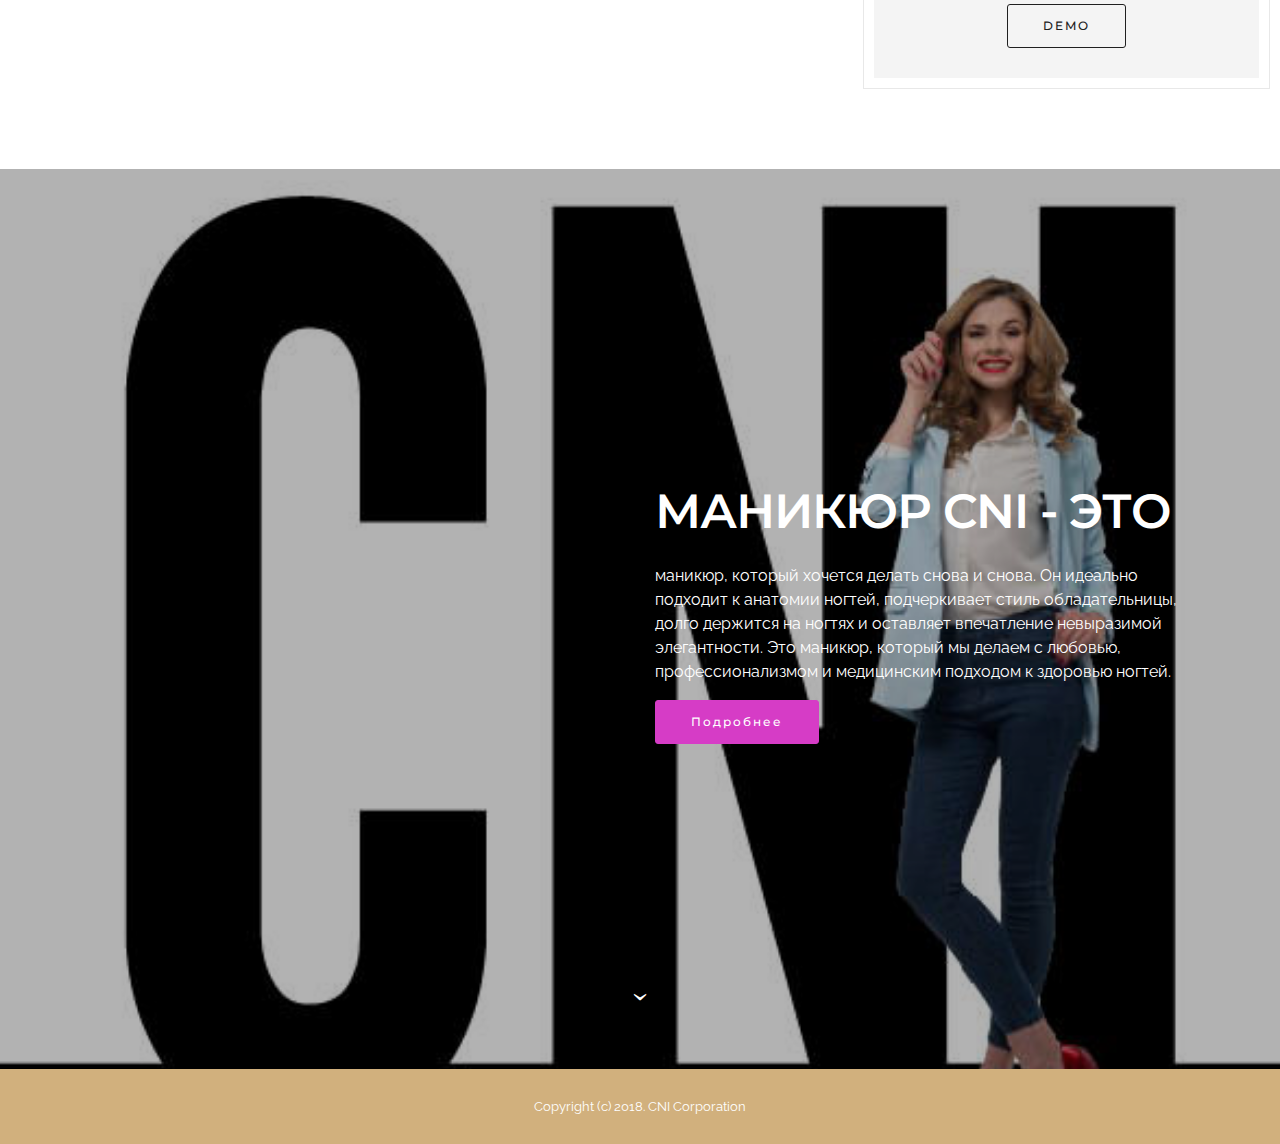
<file: manicure.html>
<!DOCTYPE html>
<html >
<head>
  <!-- Site made with Mobirise Website Builder v4.7.2, https://mobirise.com -->
  <meta charset="UTF-8">
  <meta http-equiv="X-UA-Compatible" content="IE=edge">
  <meta name="generator" content="Mobirise v4.7.2, mobirise.com">
  <meta name="viewport" content="width=device-width, initial-scale=1, minimum-scale=1">
  <link rel="shortcut icon" href="assets/images/-3-139x128.png" type="image/x-icon">
  <meta name="description" content="Маникюр гель (наращивание ногтей), гель-лак, гель-лак с укреплением, Smart-маникюр, Baby Nails, дизайн ногтей">
  <title>Маникюр CNI salon - цены на услуги</title>
  <link rel="stylesheet" href="https://fonts.googleapis.com/css?family=Montserrat:400,700">
  <link rel="stylesheet" href="https://fonts.googleapis.com/css?family=Raleway:100,100i,200,200i,300,300i,400,400i,500,500i,600,600i,700,700i,800,800i,900,900i">
  <link rel="stylesheet" href="https://fonts.googleapis.com/css?family=Lora:400,700,400italic,700italic&subset=latin">
  <link rel="stylesheet" href="assets/et-line-font-plugin/style.css">
  <link rel="stylesheet" href="assets/tether/tether.min.css">
  <link rel="stylesheet" href="assets/bootstrap/css/bootstrap.min.css">
  <link rel="stylesheet" href="assets/dropdown/css/style.css">
  <link rel="stylesheet" href="assets/theme/css/style.css">
  <link rel="stylesheet" href="assets/mobirise-gallery/style.css">
  <link rel="stylesheet" href="assets/mobirise/css/mbr-additional.css" type="text/css">
  
  
  
</head>
<body>
  <section id="ext_menu-q" data-rv-view="191">

    <nav class="navbar navbar-dropdown navbar-fixed-top">
        <div class="container">

            <div class="mbr-table">
                <div class="mbr-table-cell">

                    <div class="navbar-brand">
                        <a href="https://mobirise.com" class="navbar-logo"><img src="assets/images/-3-139x128.png" alt="Mobirise"></a>
                        <a class="navbar-caption" href="https://mobirise.com">Территория красивых людей.<br>г. Краснодар, ул. Северная, 225<br></a>
                    </div>

                </div>
                <div class="mbr-table-cell">

                    <button class="navbar-toggler pull-xs-right hidden-md-up" type="button" data-toggle="collapse" data-target="#exCollapsingNavbar">
                        <div class="hamburger-icon"></div>
                    </button>

                    <ul class="nav-dropdown collapse pull-xs-right nav navbar-nav navbar-toggleable-sm" id="exCollapsingNavbar"><li class="nav-item dropdown"><a class="nav-link link dropdown-toggle" href="https://mobirise.com/" data-toggle="dropdown-submenu" aria-expanded="false">УСЛУГИ И ЦЕНЫ</a><div class="dropdown-menu"><div class="dropdown"><a class="dropdown-item dropdown-toggle" href="manicure.html" data-toggle="dropdown-submenu" aria-expanded="false">Маникюр<br></a><div class="dropdown-menu dropdown-submenu"><a class="dropdown-item" href="https://mobirise.com/">Гель-лак</a><a class="dropdown-item" href="https://mobirise.com/" aria-expanded="false">Гель (моделирование ногтей)</a><a class="dropdown-item" href="https://mobirise.com/" aria-expanded="false">Гель-лак с укреплением</a><a class="dropdown-item" href="https://mobirise.com/" aria-expanded="false">SMART-маникюр</a><a class="dropdown-item" href="https://mobirise.com/" aria-expanded="false">Дизайн ногтей</a><a class="dropdown-item" href="https://mobirise.com/" aria-expanded="false">Маникюр + лак</a><a class="dropdown-item" href="https://mobirise.com/" aria-expanded="false">Baby Nails</a><a class="dropdown-item" href="http://cni-salon.ru/prices/" aria-expanded="false">Прайс-лист на все услуги</a></div></div><a class="dropdown-item" href="https://mobirise.com/" aria-expanded="false">Педикюр</a><a class="dropdown-item" href="https://mobirise.com/" aria-expanded="false">Перманентный макияж</a><a class="dropdown-item" href="https://mobirise.com/" aria-expanded="false">Брови</a><a class="dropdown-item" href="https://mobirise.com/" aria-expanded="false">Ресницы</a><a class="dropdown-item" href="https://mobirise.com/" aria-expanded="false">Шугаринг</a><a class="dropdown-item" href="https://mobirise.com/" aria-expanded="false">Прайс-лист на услуги</a></div></li><li class="nav-item"><a class="nav-link link" href="https://mobirise.com/">СТЕРИЛИЗАЦИЯ</a></li><li class="nav-item"><a class="nav-link link" href="contacts.html">АДРЕС И ТЕЛЕФОН</a></li><li class="nav-item"><a class="nav-link link" href="otzivi.html">ОТЗЫВЫ И МАСТЕРА</a></li><li class="nav-item nav-btn"><a class="nav-link btn btn-primary-outline btn-primary" href="https://mobirise.com/">БЛОГ</a></li><li class="nav-item nav-btn"><a class="nav-link btn btn-primary" href="https://mobirise.com/">ЗАПИСАТЬСЯ</a></li></ul>
                    <button hidden="" class="navbar-toggler navbar-close" type="button" data-toggle="collapse" data-target="#exCollapsingNavbar">
                        <div class="close-icon"></div>
                    </button>

                </div>
            </div>

        </div>
    </nav>

</section>

<section class="engine"><a href="https://mobirise.me/r">bootstrap template</a></section><section class="mbr-section mbr-section__container article mbr-after-navbar" id="header3-t" data-rv-view="156" style="background-color: rgb(255, 255, 255); padding-top: 120px; padding-bottom: 20px;">
    <div class="container">
        <div class="row">
            <div class="col-xs-12">
                <h3 class="mbr-section-title display-2">ВИДЫ МАНИКЮРА И СТОИМОСТЬ</h3>
                <small class="mbr-section-subtitle">Ногтевая студия "CNI-салон Краснодар"</small>
            </div>
        </div>
    </div>
</section>

<section class="mbr-gallery mbr-section mbr-section-nopadding mbr-slider-carousel" data-filter="true" id="gallery3-s" data-rv-view="158" style="background-color: rgb(209, 176, 125); padding-top: 1.5rem; padding-bottom: 1.5rem;">
    <!-- Filter -->
    <div class="mbr-gallery-filter container gallery-filter-active gallery-filter__bg">
        <ul>
            <li class="mbr-gallery-filter-all active">Все услуги</li>
        </ul>
    </div>

    <!-- Gallery -->
    <div class="mbr-gallery-row container">
        <div class=" mbr-gallery-layout-default">
            <div>
                <div>
                    <div class="mbr-gallery-item mbr-gallery-item__mobirise3 mbr-gallery-item--p1" data-video-url="false" data-tags="Гель-лак">
                        <div href="#lb-gallery3-s" data-slide-to="0" data-toggle="modal">
                            
                            

                            <img src="assets/images/dd6c2c8080347c14b417f15348e98e48b721e1dfad5a1c7d19pimgpsh-fullsize-distr-2000x2000-800x800.jpg">
                            
                            <span class="icon-focus"></span>
                            <span class="mbr-gallery-title">Маникюр + гель-лак<br>1 000 р.</span>
                        </div>
                    </div><div class="mbr-gallery-item mbr-gallery-item__mobirise3 mbr-gallery-item--p1" data-video-url="false" data-tags="Гель (наращивание)">
                        <div href="#lb-gallery3-s" data-slide-to="1" data-toggle="modal">
                            
                            

                            <img src="assets/images/cni-official-cni-corporation-instagram-google-chrome-2000x2003-800x801.jpg">
                            
                            <span class="icon-focus"></span>
                            <span class="mbr-gallery-title">Маникюр + наращивание гелем с удлинением до 1,5 см<br>2200 р.</span>
                        </div>
                    </div><div class="mbr-gallery-item mbr-gallery-item__mobirise3 mbr-gallery-item--p1" data-video-url="false" data-tags="Smart-маникюр">
                        <div href="#lb-gallery3-s" data-slide-to="2" data-toggle="modal">
                            
                            

                            <img src="assets/images/cniart-instagram-google-chrome-2000x2006-800x802.jpg">
                            
                            <span class="icon-focus"></span>
                            <span class="mbr-gallery-title">Нейл-арт геометрия<br>150 р/ноготь</span>
                        </div>
                    </div><div class="mbr-gallery-item mbr-gallery-item__mobirise3 mbr-gallery-item--p1" data-video-url="false" data-tags="Baby Nails">
                        <div href="#lb-gallery3-s" data-slide-to="3" data-toggle="modal">
                            
                            

                            <img src="assets/images/cni2-2000x2000-800x800.jpg">
                            
                            <span class="icon-focus"></span>
                            <span class="mbr-gallery-title">Маникюр + BabyNails<br>2200 р.</span>
                        </div>
                    </div><div class="mbr-gallery-item mbr-gallery-item__mobirise3 mbr-gallery-item--p1" data-video-url="false" data-tags="Укрепление гель-лак">
                        <div href="#lb-gallery3-s" data-slide-to="4" data-toggle="modal">
                            
                            

                            <img src="assets/images/2000x2000-800x800.jpg">
                            
                            <span class="icon-focus"></span>
                            <span class="mbr-gallery-title">Детский маникюр + лак<br>600 р.</span>
                        </div>
                    </div><div class="mbr-gallery-item mbr-gallery-item__mobirise3 mbr-gallery-item--p1" data-video-url="false" data-tags="Дизайн ногтей">
                        <div href="#lb-gallery3-s" data-slide-to="5" data-toggle="modal">
                            
                            

                            <img src="assets/images/2000x2000-800x800.jpg">
                            
                            <span class="icon-focus"></span>
                            <span class="mbr-gallery-title">Сложный вечерний дизайн<br>300 р/ноготь</span>
                        </div>
                    </div><div class="mbr-gallery-item mbr-gallery-item__mobirise3 mbr-gallery-item--p1" data-video-url="false" data-tags="/">
                        <div href="#lb-gallery3-s" data-slide-to="6" data-toggle="modal">
                            
                            

                            <img src="assets/images/2000x2000-800x800.jpg">
                            
                            <span class="icon-focus"></span>
                            <span class="mbr-gallery-title">Сложный вечерний дизайн<br>300 р/ноготь</span>
                        </div>
                    </div>
                </div>
            </div>
            <div class="clearfix"></div>
        </div>
    </div>

    <!-- Lightbox -->
    <div data-app-prevent-settings="" class="mbr-slider modal fade carousel slide" tabindex="-1" data-keyboard="true" data-interval="false" id="lb-gallery3-s">
        <div class="modal-dialog">
            <div class="modal-content">
                <div class="modal-body">
                    <ol class="carousel-indicators">
                        <li data-app-prevent-settings="" data-target="#lb-gallery3-s" data-slide-to="0"></li><li data-app-prevent-settings="" data-target="#lb-gallery3-s" data-slide-to="1"></li><li data-app-prevent-settings="" data-target="#lb-gallery3-s" class=" active" data-slide-to="2"></li><li data-app-prevent-settings="" data-target="#lb-gallery3-s" data-slide-to="3"></li><li data-app-prevent-settings="" data-target="#lb-gallery3-s" data-slide-to="4"></li><li data-app-prevent-settings="" data-target="#lb-gallery3-s" data-slide-to="5"></li><li data-app-prevent-settings="" data-target="#lb-gallery3-s" class=" active" data-slide-to="6"></li>
                    </ol>
                    <div class="carousel-inner">
                        <div class="carousel-item">
                            <img src="assets/images/dd6c2c8080347c14b417f15348e98e48b721e1dfad5a1c7d19pimgpsh-fullsize-distr-2000x2000.jpg">
                        </div><div class="carousel-item">
                            <img src="assets/images/cni-official-cni-corporation-instagram-google-chrome-2000x2003.jpg">
                        </div><div class="carousel-item active">
                            <img src="assets/images/cniart-instagram-google-chrome-2000x2006.jpg">
                        </div><div class="carousel-item">
                            <img src="assets/images/-cni2-2000x2000.jpg">
                        </div><div class="carousel-item">
                            <img src="assets/images/-2000x2000.jpg">
                        </div><div class="carousel-item">
                            <img src="assets/images/-2000x200091.jpg">
                        </div><div class="carousel-item active">
                            <img src="assets/images/-2000x200091.jpg">
                        </div>
                    </div>
                    <a class="left carousel-control" role="button" data-slide="prev" href="#lb-gallery3-s">
                        <span class="icon-prev" aria-hidden="true"></span>
                        <span class="sr-only">Previous</span>
                    </a>
                    <a class="right carousel-control" role="button" data-slide="next" href="#lb-gallery3-s">
                        <span class="icon-next" aria-hidden="true"></span>
                        <span class="sr-only">Next</span>
                    </a>

                    <a class="close" href="#" role="button" data-dismiss="modal">
                        <span aria-hidden="true">×</span>
                        <span class="sr-only">Close</span>
                    </a>
                </div>
            </div>
        </div>
    </div>
</section>

<section class="mbr-section" id="pricing-table2-x" data-rv-view="193" style="background-color: rgb(255, 255, 255); padding-top: 80px; padding-bottom: 0px;">

    

    <div class="mbr-section mbr-section__container mbr-section__container--middle">
      <div class="container">
          <div class="row">
              <div class="col-xs-12 text-xs-center">
                  <h3 class="mbr-section-title display-2">ЦЕНЫ НА МАНИКЮР</h3>
                  <small class="mbr-section-subtitle">Стоимость услуг маникюра в CNI-салон Краснодар на ФМР.</small>
              </div>
          </div>
      </div>
    </div>

    <div class="mbr-section mbr-section-nopadding mbr-price-table">
      <div class="row">
            <div class="col-xs-12 col-md-6 col-xl-4">
                <div class="mbr-plan card text-xs-center">
                    <div class="mbr-plan-header card-block">
                      
                      <div class="card-title">
                        <h3 class="mbr-plan-title">ГЕЛЬ-ЛАК</h3>
                        <small class="mbr-plan-subtitle">тонкое декоротивное покрытие на своей длине</small>
                      </div>
                      <div class="card-text">
                          <div class="mbr-price">
                            <span class="mbr-price-value"></span>
                            <span class="mbr-price-figure"></span><small class="mbr-price-term">до 3-х недель<br></small>
                          </div>
                          <small class="mbr-plan-price-desc">1200 р.</small>
                      </div>
                    </div>
                    <div class="mbr-plan-body card-block">
                      <div class="mbr-plan-list"><ul class="list-group list-group-flush"><li class="list-group-item">снятие старого покрытия (гель-лак или гель)
</li><li class="list-group-item">аппаратный маникюр
</li><li class="list-group-item">база + цветной гель-лак CNI + топ</li><li class="list-group-item">срок носки маникюра 10-14 дней</li></ul></div>
                      <div class="mbr-plan-btn"><a href="https://mobirise.com" class="btn btn-black btn-black-outline">записаться</a></div>
                    </div>
                </div>
            </div>
            <div class="col-xs-12 col-md-6 col-xl-4">
                <div class="mbr-plan card text-xs-center">
                    <div class="mbr-plan-header card-block bg-primary">
                      <div class="mbr-plan-label">HOT!</div>
                      <div class="card-title">
                        <h3 class="mbr-plan-title">ГЕЛЬ (НАРАЩИВАНИЕ)</h3>
                        <small class="mbr-plan-subtitle">придание любой длины и формы для всех типов ногтей</small>
                      </div>
                      <div class="card-text">
                          <div class="mbr-price">
                            <span class="mbr-price-value"></span>
                            <span class="mbr-price-figure"></span><small class="mbr-price-term">до 5 недель</small>
                          </div>
                          <small class="mbr-plan-price-desc">1500 р.</small>
                      </div>
                    </div>
                    <div class="mbr-plan-body card-block">
                      <div class="mbr-plan-list"><ul class="list-group list-group-flush"><li class="list-group-item">снятие старого покрытия (гель-лак или гель)
</li><li class="list-group-item">аппаратный маникюр
</li><li class="list-group-item">база + моделирование формы гелем CNI + цветное покрытие CNI + топ</li><li class="list-group-item">гарантия на маникюр 7 дней
</li><li class="list-group-item">срок носки маникюра 14-21 день</li></ul></div>
                      <div class="mbr-plan-btn"><a href="https://mobirise.com" class="btn btn-black btn-black-outline">DEMO</a></div>
                    </div>
                </div>
            </div>
            <div class="col-xs-12 col-md-6 col-xl-4">
                <div class="mbr-plan card text-xs-center">
                    <div class="mbr-plan-header card-block">
                      
                      <div class="card-title">
                        <h3 class="mbr-plan-title">SMART-МАНИКЮР</h3>
                        <small class="mbr-plan-subtitle">укрепление и выравнивание без опила на своей длине</small>
                      </div>
                      <div class="card-text">
                          <div class="mbr-price">
                            <span class="mbr-price-value"></span>
                            <span class="mbr-price-figure"></span><small class="mbr-price-term">до 5 недель</small>
                          </div>
                          <small class="mbr-plan-price-desc">1300 р.</small>
                      </div>
                    </div>
                    <div class="mbr-plan-body card-block">
                      <div class="mbr-plan-list"><ul class="list-group list-group-flush"><li class="list-group-item">снятие старого покрытия (гель-лак или гель)
</li><li class="list-group-item">аппаратный маникюр<span style="background-color: initial; font-size: 0.875rem;"></span></li><li class="list-group-item">база + коррекция формы SMART-системой + цветное покрытие CNI + топ</li><li class="list-group-item">гарантия на маникюр 10 дней
</li><li class="list-group-item">срок носки маникюра 14-21 день</li></ul></div>
                      <div class="mbr-plan-btn"><a href="https://mobirise.com" class="btn btn-black btn-black-outline">DEMO</a></div>
                    </div>
                </div>
            </div>
            
          </div>
    </div>

</section>

<section class="mbr-section" id="pricing-table2-y" data-rv-view="196" style="background-color: rgb(255, 255, 255); padding-top: 0px; padding-bottom: 80px;">

    

    <div class="mbr-section mbr-section__container mbr-section__container--middle">
      <div class="container">
          <div class="row">
              <div class="col-xs-12 text-xs-center">
                  
                  
              </div>
          </div>
      </div>
    </div>

    <div class="mbr-section mbr-section-nopadding mbr-price-table">
      <div class="row">
            <div class="col-xs-12 col-md-6 col-xl-4">
                <div class="mbr-plan card text-xs-center">
                    <div class="mbr-plan-header card-block">
                      
                      <div class="card-title">
                        <h3 class="mbr-plan-title">МАНИКЮР + ЛАК</h3>
                        <small class="mbr-plan-subtitle">аппаратный/классический маникюр с покрытием лаком</small>
                      </div>
                      <div class="card-text">
                          <div class="mbr-price">
                            <span class="mbr-price-value"></span>
                            <span class="mbr-price-figure">600</span><small class="mbr-price-term">р.</small>
                          </div>
                          <small class="mbr-plan-price-desc">Включает</small>
                      </div>
                    </div>
                    <div class="mbr-plan-body card-block">
                      <div class="mbr-plan-list"><ul class="list-group list-group-flush"><li class="list-group-item">снятие старого покрытия (лак)
</li><li class="list-group-item">аппаратный /классический обрезной / комбинированный маникюр на выбор</li><li class="list-group-item"><span style="background-color: initial; font-size: 0.875rem;">лечебное или цветное покрытие лаком</span></li><li class="list-group-item">срок носки маникюра до 7 дней</li></ul></div>
                      <div class="mbr-plan-btn"><a href="https://mobirise.com" class="btn btn-black btn-black-outline">DEMO</a></div>
                    </div>
                </div>
            </div>
            <div class="col-xs-12 col-md-6 col-xl-4">
                <div class="mbr-plan card text-xs-center">
                    <div class="mbr-plan-header card-block bg-primary">
                      <div class="mbr-plan-label">HOT!</div>
                      <div class="card-title">
                        <h3 class="mbr-plan-title">ДИЗАЙН НОГТЕЙ</h3>
                        <small class="mbr-plan-subtitle">дополнительное украшение для любого типа маникюра</small>
                      </div>
                      <div class="card-text">
                          <div class="mbr-price">
                            <span class="mbr-price-value"></span>
                            <span class="mbr-price-figure">50-150</span><small class="mbr-price-term">р./ноготь</small>
                          </div>
                          <small class="mbr-plan-price-desc">Подробнее</small>
                      </div>
                    </div>
                    <div class="mbr-plan-body card-block">
                      <div class="mbr-plan-list"><ul class="list-group list-group-flush"><li class="list-group-item">сезонные коллекции nail-арт от CNI-salon</li><li class="list-group-item">дизайн ногтей по фото</li><li class="list-group-item">вечерние, праздничные, свадебные дизайны ногтей</li><li class="list-group-item">жидкая фольга, омбре, стразы, бульонки, лунулы, негатив-спейс,&nbsp;</li></ul></div>
                      <div class="mbr-plan-btn"><a href="https://mobirise.com" class="btn btn-black btn-black-outline">DEMO</a></div>
                    </div>
                </div>
            </div>
            <div class="col-xs-12 col-md-6 col-xl-4">
                <div class="mbr-plan card text-xs-center">
                    <div class="mbr-plan-header card-block">
                      
                      <div class="card-title">
                        <h3 class="mbr-plan-title">BABY NAILS</h3>
                        <small class="mbr-plan-subtitle">моделирование ногтей с дизайном за 1,5 часа</small>
                      </div>
                      <div class="card-text">
                          <div class="mbr-price">
                            <span class="mbr-price-value"></span>
                            <span class="mbr-price-figure">2000</span><small class="mbr-price-term">р.</small>
                          </div>
                          <small class="mbr-plan-price-desc">Подробнее</small>
                      </div>
                    </div>
                    <div class="mbr-plan-body card-block">
                      <div class="mbr-plan-list"><ul class="list-group list-group-flush"><li class="list-group-item">снятие старого покрытия (гель-лак или гель)
</li><li class="list-group-item">аппаратный маникюр<span style="background-color: initial; font-size: 0.875rem;"></span></li><li class="list-group-item">моделирование ногтей гелями Baby Nails CNI</li><li class="list-group-item">дизайн: французский маникюр с плавным переходом к белому</li><li class="list-group-item">время процедуры вместе с дизайном 2 часа</li><li class="list-group-item">гарантия на маникюр 10 дней
</li><li class="list-group-item">срок носки маникюра 14-28 дней</li><li class="list-group-item">* прии срастании маникюра граница минимально заметна.</li></ul></div>
                      <div class="mbr-plan-btn"><a href="https://mobirise.com" class="btn btn-black btn-black-outline">DEMO</a></div>
                    </div>
                </div>
            </div>
            
          </div>
    </div>

</section>

<section class="mbr-section mbr-section-hero mbr-section-full header2" id="header2-z" data-rv-view="199" style="background-image: url(assets/images/dfd242d4-b39d-4bac-b4a8-bca1eeca0b29-587x578.jpg);">

    <div class="mbr-overlay" style="opacity: 0.3; background-color: rgb(0, 0, 0);">
    </div>

    <div class="mbr-table mbr-table-full">
        <div class="mbr-table-cell">

            <div class="container">
                <div class="mbr-section row">
                    <div class="mbr-table-md-up">
                        
                        <div class="mbr-table-cell mbr-right-padding-md-up mbr-valign-top col-md-7 image-size" style="width: 50%;">
                            <div class="mbr-figure"><iframe class="mbr-embedded-video" src="https://www.youtube.com/embed/bamWQHHHsS0?rel=0&amp;amp;showinfo=0&amp;autoplay=0&amp;loop=0" width="1280" height="720" frameborder="0" allowfullscreen></iframe></div>
                        </div>
                        <div class="mbr-table-cell col-md-5 text-xs-center text-md-left content-size">

                            <h3 class="mbr-section-title display-2">МАНИКЮР CNI - ЭТО<br></h3>

                            <div class="mbr-section-text">
                                <p>маникюр, который хочется делать снова и снова. Он идеально подходит к анатомии ногтей, подчеркивает стиль обладательницы, долго держится на ногтях и оставляет впечатление невыразимой элегантности. Это маникюр, который мы делаем с любовью, профессионализмом и медицинским подходом к здоровью ногтей.</p>
                            </div>

                            <div class="mbr-section-btn"><a class="btn btn-primary" href="https://mobirise.com">Подробнее</a></div>

                        </div>

                        
                        

                    </div>
                </div>
            </div>

        </div>
    </div>

    <div class="mbr-arrow mbr-arrow-floating hidden-sm-down" aria-hidden="true"><a href="#next"><i class="mbr-arrow-icon"></i></a></div>

</section>

<footer class="mbr-small-footer mbr-section mbr-section-nopadding" id="footer1-p" data-rv-view="189" style="background-color: rgb(209, 176, 125); padding-top: 1.75rem; padding-bottom: 1.75rem;">
    
    <div class="container text-xs-center">
        <p>Copyright (c) 2018. CNI Corporation</p>
    </div>
</footer>


  <script src="assets/web/assets/jquery/jquery.min.js"></script>
  <script src="assets/tether/tether.min.js"></script>
  <script src="assets/bootstrap/js/bootstrap.min.js"></script>
  <script src="assets/touch-swipe/jquery.touch-swipe.min.js"></script>
  <script src="assets/masonry/masonry.pkgd.min.js"></script>
  <script src="assets/imagesloaded/imagesloaded.pkgd.min.js"></script>
  <script src="assets/bootstrap-carousel-swipe/bootstrap-carousel-swipe.js"></script>
  <script src="assets/dropdown/js/script.min.js"></script>
  <script src="assets/smooth-scroll/smooth-scroll.js"></script>
  <script src="assets/theme/js/script.js"></script>
  <script src="assets/mobirise-gallery/player.min.js"></script>
  <script src="assets/mobirise-gallery/script.js"></script>
  
  
 <div id="scrollToTop" class="scrollToTop mbr-arrow-up"><a style="text-align: center;"><i class="mbr-arrow-up-icon"></i></a></div>
  </body>
</html>
</file>
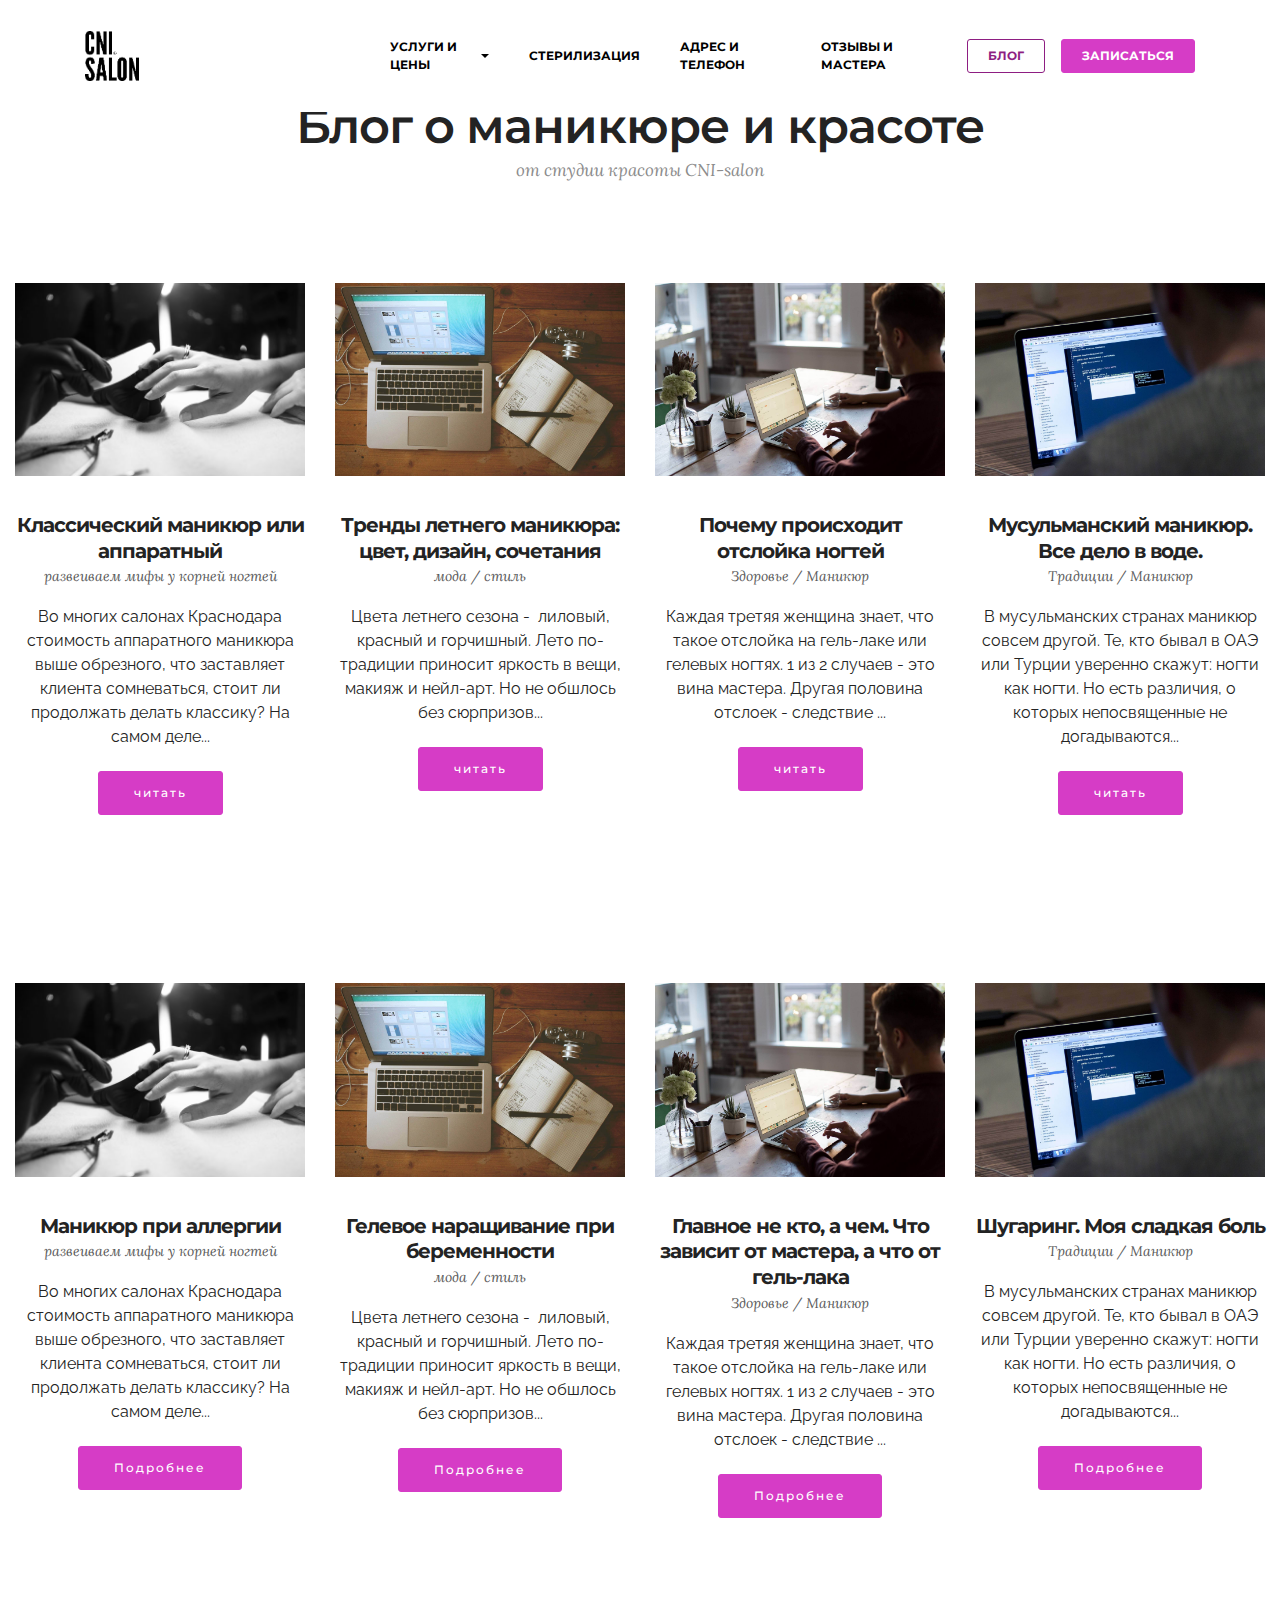
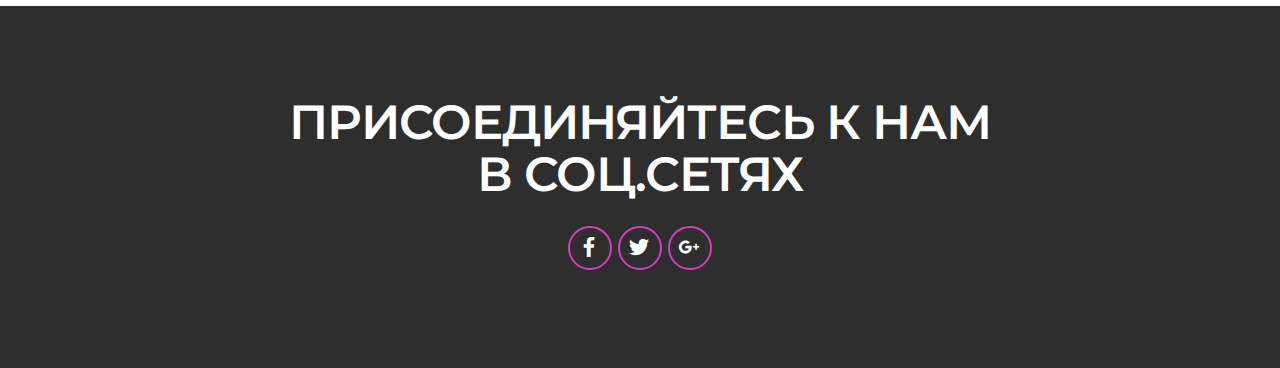
<file: page6.html>
<!DOCTYPE html>
<html >
<head>
  <!-- Site made with Mobirise Website Builder v4.7.2, https://mobirise.com -->
  <meta charset="UTF-8">
  <meta http-equiv="X-UA-Compatible" content="IE=edge">
  <meta name="generator" content="Mobirise v4.7.2, mobirise.com">
  <meta name="viewport" content="width=device-width, initial-scale=1, minimum-scale=1">
  <link rel="shortcut icon" href="assets/images/-3-139x128.png" type="image/x-icon">
  <meta name="description" content="Site Generator Description">
  <title>Блог</title>
  <link rel="stylesheet" href="https://fonts.googleapis.com/css?family=Montserrat:400,700">
  <link rel="stylesheet" href="https://fonts.googleapis.com/css?family=Raleway:100,100i,200,200i,300,300i,400,400i,500,500i,600,600i,700,700i,800,800i,900,900i">
  <link rel="stylesheet" href="https://fonts.googleapis.com/css?family=Lora:400,700,400italic,700italic&subset=latin">
  <link rel="stylesheet" href="assets/tether/tether.min.css">
  <link rel="stylesheet" href="assets/bootstrap/css/bootstrap.min.css">
  <link rel="stylesheet" href="assets/dropdown/css/style.css">
  <link rel="stylesheet" href="assets/socicon/css/styles.css">
  <link rel="stylesheet" href="assets/theme/css/style.css">
  <link rel="stylesheet" href="assets/mobirise/css/mbr-additional.css" type="text/css">
  
  
  
</head>
<body>
  <section id="ext_menu-1y" data-rv-view="261">

    <nav class="navbar navbar-dropdown navbar-fixed-top">
        <div class="container">

            <div class="mbr-table">
                <div class="mbr-table-cell">

                    <div class="navbar-brand">
                        <a href="https://mobirise.com" class="navbar-logo"><img src="assets/images/-3-139x128.png" alt="Mobirise"></a>
                        <a class="navbar-caption" href="https://mobirise.com">Территория красивых людей.<br>г. Краснодар, ул. Северная, 225<br></a>
                    </div>

                </div>
                <div class="mbr-table-cell">

                    <button class="navbar-toggler pull-xs-right hidden-md-up" type="button" data-toggle="collapse" data-target="#exCollapsingNavbar">
                        <div class="hamburger-icon"></div>
                    </button>

                    <ul class="nav-dropdown collapse pull-xs-right nav navbar-nav navbar-toggleable-sm" id="exCollapsingNavbar"><li class="nav-item dropdown"><a class="nav-link link dropdown-toggle" href="https://mobirise.com/" data-toggle="dropdown-submenu" aria-expanded="false">УСЛУГИ И ЦЕНЫ</a><div class="dropdown-menu"><div class="dropdown"><a class="dropdown-item dropdown-toggle" href="manicure.html" data-toggle="dropdown-submenu" aria-expanded="false">Маникюр<br></a><div class="dropdown-menu dropdown-submenu"><a class="dropdown-item" href="https://mobirise.com/">Гель-лак</a><a class="dropdown-item" href="https://mobirise.com/" aria-expanded="false">Гель (моделирование ногтей)</a><a class="dropdown-item" href="https://mobirise.com/" aria-expanded="false">Гель-лак с укреплением</a><a class="dropdown-item" href="https://mobirise.com/" aria-expanded="false">SMART-маникюр</a><a class="dropdown-item" href="https://mobirise.com/" aria-expanded="false">Дизайн ногтей</a><a class="dropdown-item" href="https://mobirise.com/" aria-expanded="false">Маникюр + лак</a><a class="dropdown-item" href="https://mobirise.com/" aria-expanded="false">Baby Nails</a><a class="dropdown-item" href="http://cni-salon.ru/prices/" aria-expanded="false">Прайс-лист на все услуги</a></div></div><a class="dropdown-item" href="https://mobirise.com/" aria-expanded="false">Педикюр</a><a class="dropdown-item" href="https://mobirise.com/" aria-expanded="false">Перманентный макияж</a><a class="dropdown-item" href="https://mobirise.com/" aria-expanded="false">Брови</a><a class="dropdown-item" href="https://mobirise.com/" aria-expanded="false">Ресницы</a><a class="dropdown-item" href="https://mobirise.com/" aria-expanded="false">Шугаринг</a><a class="dropdown-item" href="https://mobirise.com/" aria-expanded="false">Прайс-лист на услуги</a></div></li><li class="nav-item"><a class="nav-link link" href="https://mobirise.com/">СТЕРИЛИЗАЦИЯ</a></li><li class="nav-item"><a class="nav-link link" href="contacts.html">АДРЕС И ТЕЛЕФОН</a></li><li class="nav-item"><a class="nav-link link" href="otzivi.html">ОТЗЫВЫ И МАСТЕРА</a></li><li class="nav-item nav-btn"><a class="nav-link btn btn-primary-outline btn-primary" href="https://mobirise.com/">БЛОГ</a></li><li class="nav-item nav-btn"><a class="nav-link btn btn-primary" href="https://mobirise.com/">ЗАПИСАТЬСЯ</a></li></ul>
                    <button hidden="" class="navbar-toggler navbar-close" type="button" data-toggle="collapse" data-target="#exCollapsingNavbar">
                        <div class="close-icon"></div>
                    </button>

                </div>
            </div>

        </div>
    </nav>

</section>

<section class="engine"><a href="https://mobirise.me/b">create a site for free</a>
</section><section class="mbr-section mbr-section__container article mbr-after-navbar" id="header3-21" data-rv-view="263" style="background-color: rgb(255, 255, 255); padding-top: 100px; padding-bottom: 20px;">
    <div class="container">
        <div class="row">
            <div class="col-xs-12">
                <h3 class="mbr-section-title display-2">Блог о маникюре и красоте</h3>
                <small class="mbr-section-subtitle">от студии красоты CNI-salon</small>
            </div>
        </div>
    </div>
</section>

<section class="mbr-cards mbr-section mbr-section-nopadding" id="features3-20" data-rv-view="265" style="background-color: rgb(255, 255, 255);">

    

    <div class="mbr-cards-row row">
        <div class="mbr-cards-col col-xs-12 col-lg-3" style="padding-top: 80px; padding-bottom: 80px;">
            <div class="container">
              <div class="card cart-block">
                  <div class="card-img"><img src="assets/images/-600x400.jpg" class="card-img-top"></div>
                  <div class="card-block">
                    <h4 class="card-title">Классический маникюр или аппаратный</h4>
                    <h5 class="card-subtitle">развеиваем мифы у корней ногтей</h5>
                    <p class="card-text">Во многих салонах Краснодара стоимость аппаратного маникюра выше обрезного, что заставляет клиента сомневаться, стоит ли продолжать делать классику? На самом деле...</p>
                    <div class="card-btn"><a href="https://mobirise.com" class="btn btn-primary">читать</a></div>
                    </div>
                </div>
            </div>
        </div>
        <div class="mbr-cards-col col-xs-12 col-lg-3" style="padding-top: 80px; padding-bottom: 80px;">
            <div class="container">
                <div class="card cart-block">
                    <div class="card-img"><img src="assets/images/desktop.jpg" class="card-img-top"></div>
                    <div class="card-block">
                        <h4 class="card-title">Тренды летнего маникюра:<br>цвет, дизайн, сочетания</h4>
                        <h5 class="card-subtitle">мода / стиль</h5>
                        <p class="card-text">Цвета летнего сезона - &nbsp;лиловый, красный и горчишный. Лето по-традиции приносит яркость в вещи, макияж и нейл-арт. Но не обшлось без сюрпризов...</p>
                        <div class="card-btn"><a href="https://mobirise.com" class="btn btn-primary">читать</a></div>
                    </div>
                </div>
            </div>
        </div>
        <div class="mbr-cards-col col-xs-12 col-lg-3" style="padding-top: 80px; padding-bottom: 80px;">
            <div class="container">
                <div class="card cart-block">
                    <div class="card-img"><img src="assets/images/coworkers.jpg" class="card-img-top"></div>
                    <div class="card-block">
                        <h4 class="card-title">Почему происходит отслойка ногтей</h4>
                        <h5 class="card-subtitle">Здоровье / Маникюр</h5>
                        <p class="card-text">Каждая третяя женщина знает, что такое отслойка на гель-лаке или гелевых ногтях. 1 из 2 случаев - это вина мастера. Другая половина отслоек - следствие ...</p>
                        <div class="card-btn"><a href="https://mobirise.com" class="btn btn-primary">читать</a></div>
                    </div>
                </div>
            </div>
        </div>
        <div class="mbr-cards-col col-xs-12 col-lg-3" style="padding-top: 80px; padding-bottom: 80px;">
            <div class="container">
                <div class="card cart-block">
                    <div class="card-img"><img src="assets/images/code-man.jpg" class="card-img-top"></div>
                    <div class="card-block">
                        <h4 class="card-title">Мусульманский маникюр. <br>Все дело в воде.</h4>
                        <h5 class="card-subtitle">Традиции / Маникюр</h5>
                        <p class="card-text">В мусульманских странах маникюр совсем другой. Те, кто бывал в ОАЭ или Турции уверенно скажут: ногти как ногти. Но есть различия, о которых непосвященные не догадываются...</p>
                        <div class="card-btn"><a href="https://mobirise.com" class="btn btn-primary">читать</a></div>
                    </div>
                </div>
            </div>
        </div>
        
        
    </div>
</section>

<section class="mbr-cards mbr-section mbr-section-nopadding" id="features3-23" data-rv-view="268" style="background-color: rgb(255, 255, 255);">

    

    <div class="mbr-cards-row row">
        <div class="mbr-cards-col col-xs-12 col-lg-3" style="padding-top: 80px; padding-bottom: 80px;">
            <div class="container">
              <div class="card cart-block">
                  <div class="card-img"><img src="assets/images/-600x400.jpg" class="card-img-top"></div>
                  <div class="card-block">
                    <h4 class="card-title">Маникюр при аллергии</h4>
                    <h5 class="card-subtitle">развеиваем мифы у корней ногтей</h5>
                    <p class="card-text">Во многих салонах Краснодара стоимость аппаратного маникюра выше обрезного, что заставляет клиента сомневаться, стоит ли продолжать делать классику? На самом деле...</p>
                    <div class="card-btn"><a href="https://mobirise.com" class="btn btn-primary">Подробнее</a></div>
                    </div>
                </div>
            </div>
        </div>
        <div class="mbr-cards-col col-xs-12 col-lg-3" style="padding-top: 80px; padding-bottom: 80px;">
            <div class="container">
                <div class="card cart-block">
                    <div class="card-img"><img src="assets/images/desktop.jpg" class="card-img-top"></div>
                    <div class="card-block">
                        <h4 class="card-title">Гелевое наращивание при беременности</h4>
                        <h5 class="card-subtitle">мода / стиль</h5>
                        <p class="card-text">Цвета летнего сезона - &nbsp;лиловый, красный и горчишный. Лето по-традиции приносит яркость в вещи, макияж и нейл-арт. Но не обшлось без сюрпризов...</p>
                        <div class="card-btn"><a href="https://mobirise.com" class="btn btn-primary">Подробнее</a></div>
                    </div>
                </div>
            </div>
        </div>
        <div class="mbr-cards-col col-xs-12 col-lg-3" style="padding-top: 80px; padding-bottom: 80px;">
            <div class="container">
                <div class="card cart-block">
                    <div class="card-img"><img src="assets/images/coworkers.jpg" class="card-img-top"></div>
                    <div class="card-block">
                        <h4 class="card-title">Главное не кто, а чем. Что зависит от мастера, а что от гель-лака</h4>
                        <h5 class="card-subtitle">Здоровье / Маникюр</h5>
                        <p class="card-text">Каждая третяя женщина знает, что такое отслойка на гель-лаке или гелевых ногтях. 1 из 2 случаев - это вина мастера. Другая половина отслоек - следствие ...</p>
                        <div class="card-btn"><a href="https://mobirise.com" class="btn btn-primary">Подробнее</a></div>
                    </div>
                </div>
            </div>
        </div>
        <div class="mbr-cards-col col-xs-12 col-lg-3" style="padding-top: 80px; padding-bottom: 80px;">
            <div class="container">
                <div class="card cart-block">
                    <div class="card-img"><img src="assets/images/code-man.jpg" class="card-img-top"></div>
                    <div class="card-block">
                        <h4 class="card-title">Шугаринг. Моя сладкая боль</h4>
                        <h5 class="card-subtitle">Традиции / Маникюр</h5>
                        <p class="card-text">В мусульманских странах маникюр совсем другой. Те, кто бывал в ОАЭ или Турции уверенно скажут: ногти как ногти. Но есть различия, о которых непосвященные не догадываются...</p>
                        <div class="card-btn"><a href="https://mobirise.com" class="btn btn-primary">Подробнее</a></div>
                    </div>
                </div>
            </div>
        </div>
        
        
    </div>
</section>

<section class="mbr-section mbr-section-md-padding" id="social-buttons3-27" data-rv-view="271" style="background-color: rgb(46, 46, 46); padding-top: 90px; padding-bottom: 90px;">
    
    <div class="container">
        <div class="row">
            <div class="col-md-8 col-md-offset-2 text-xs-center">
                <h3 class="mbr-section-title display-2">ПРИСОЕДИНЯЙТЕСЬ К НАМ В СОЦ.СЕТЯХ</h3>
                <div>

                  <div class="mbr-social-likes" data-counters="false">
                    <span class="btn btn-social facebook" title="Share link on Facebook">
                        <i class="socicon socicon-facebook"></i>
                    </span>
                    <span class="btn btn-social twitter" title="Share link on Twitter">
                        <i class="socicon socicon-twitter"></i>
                    </span>
                    <span class="btn btn-social plusone" title="Share link on Google+">
                        <i class="socicon socicon-googleplus"></i>
                    </span>
                    
                    
                  </div>

                </div>
            </div>
        </div>
    </div>
</section>


  <script src="assets/web/assets/jquery/jquery.min.js"></script>
  <script src="assets/tether/tether.min.js"></script>
  <script src="assets/bootstrap/js/bootstrap.min.js"></script>
  <script src="assets/social-likes/social-likes.js"></script>
  <script src="assets/smooth-scroll/smooth-scroll.js"></script>
  <script src="assets/dropdown/js/script.min.js"></script>
  <script src="assets/touch-swipe/jquery.touch-swipe.min.js"></script>
  <script src="assets/theme/js/script.js"></script>
  
  
 <div id="scrollToTop" class="scrollToTop mbr-arrow-up"><a style="text-align: center;"><i class="mbr-arrow-up-icon"></i></a></div>
  </body>
</html>
</file>
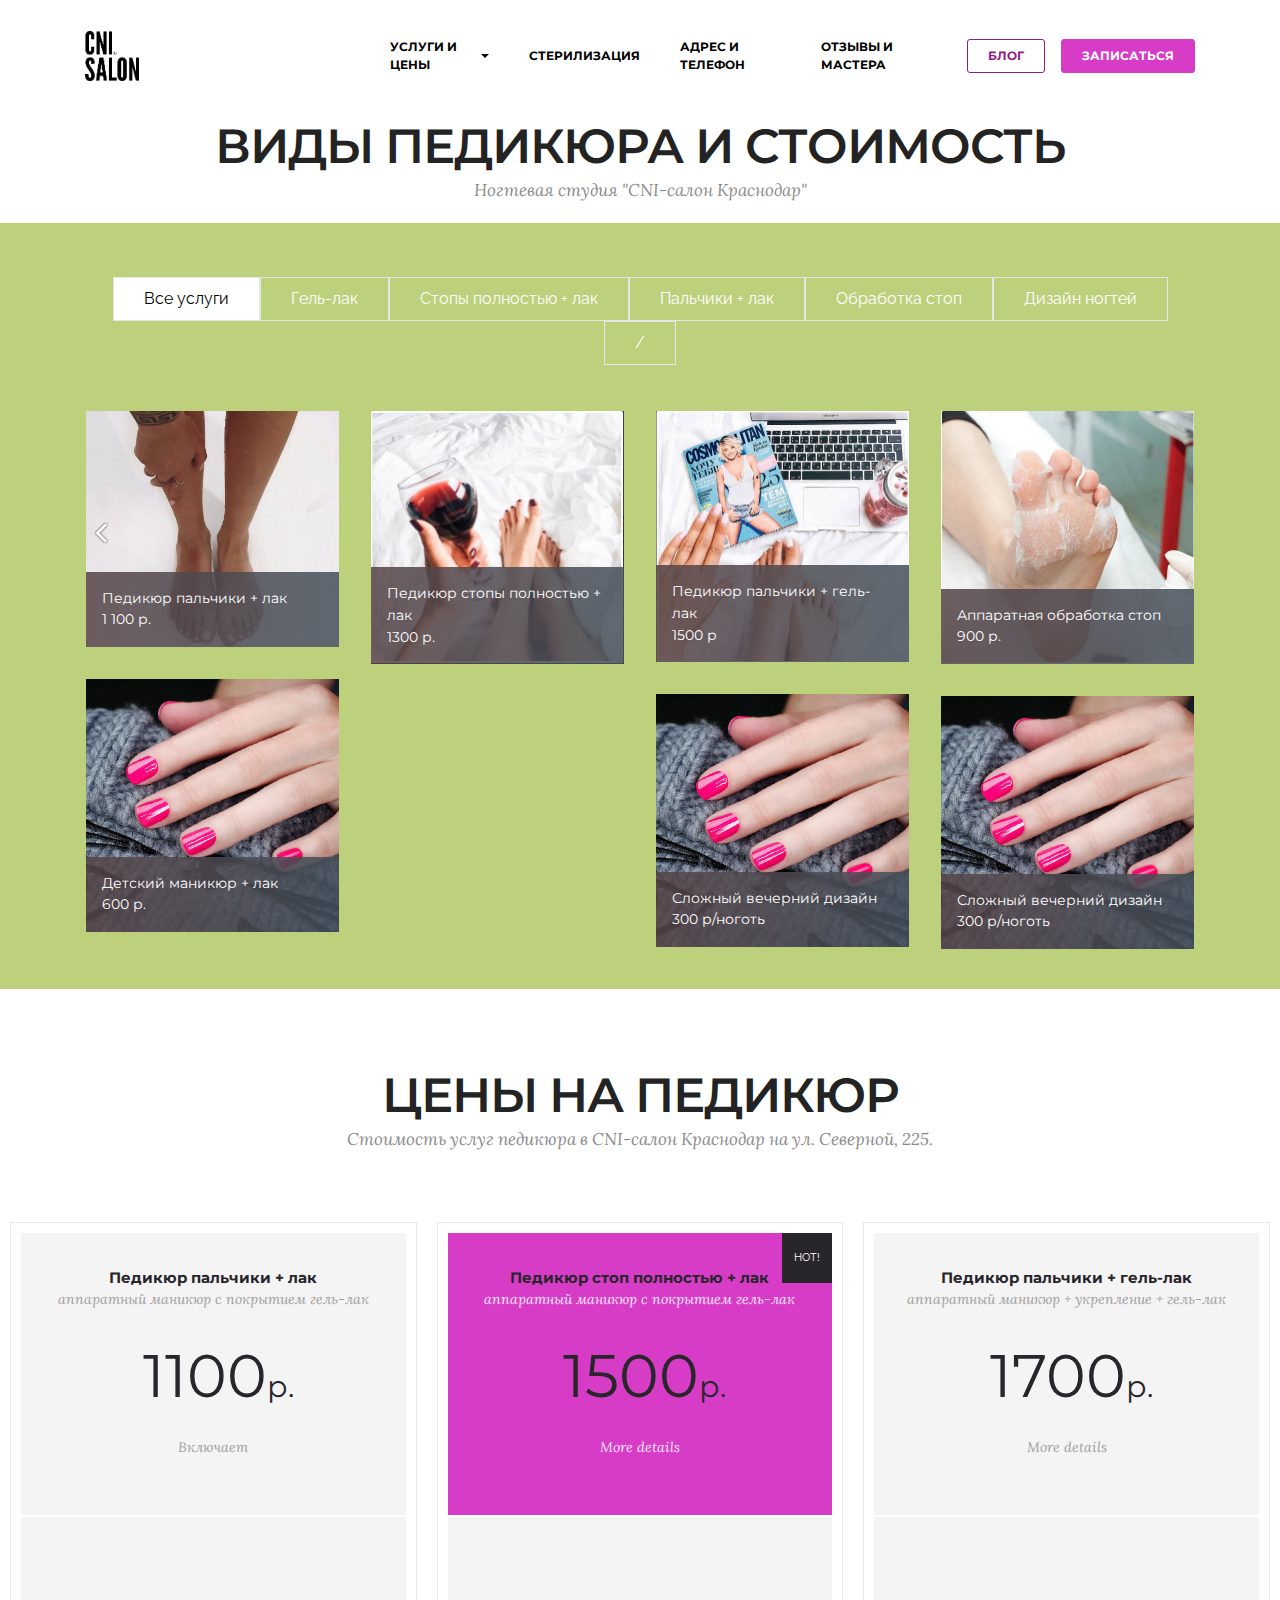
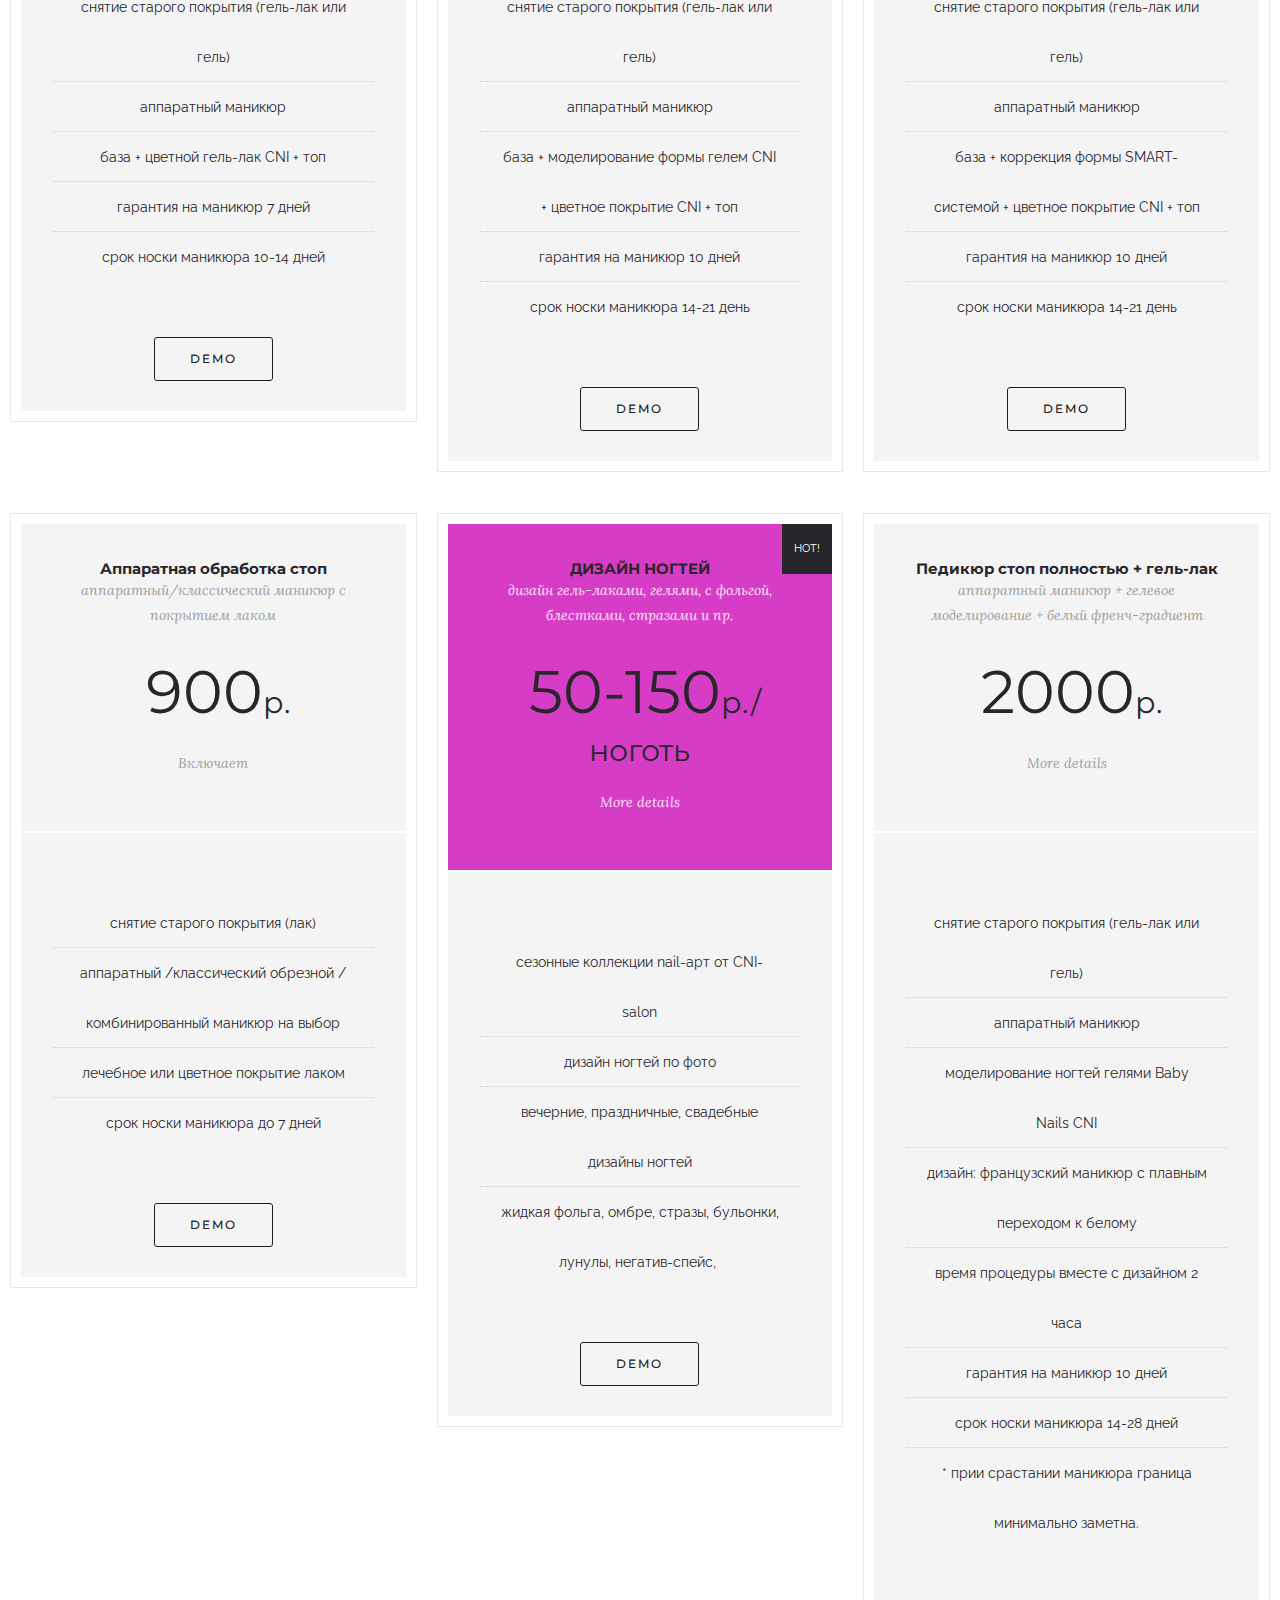
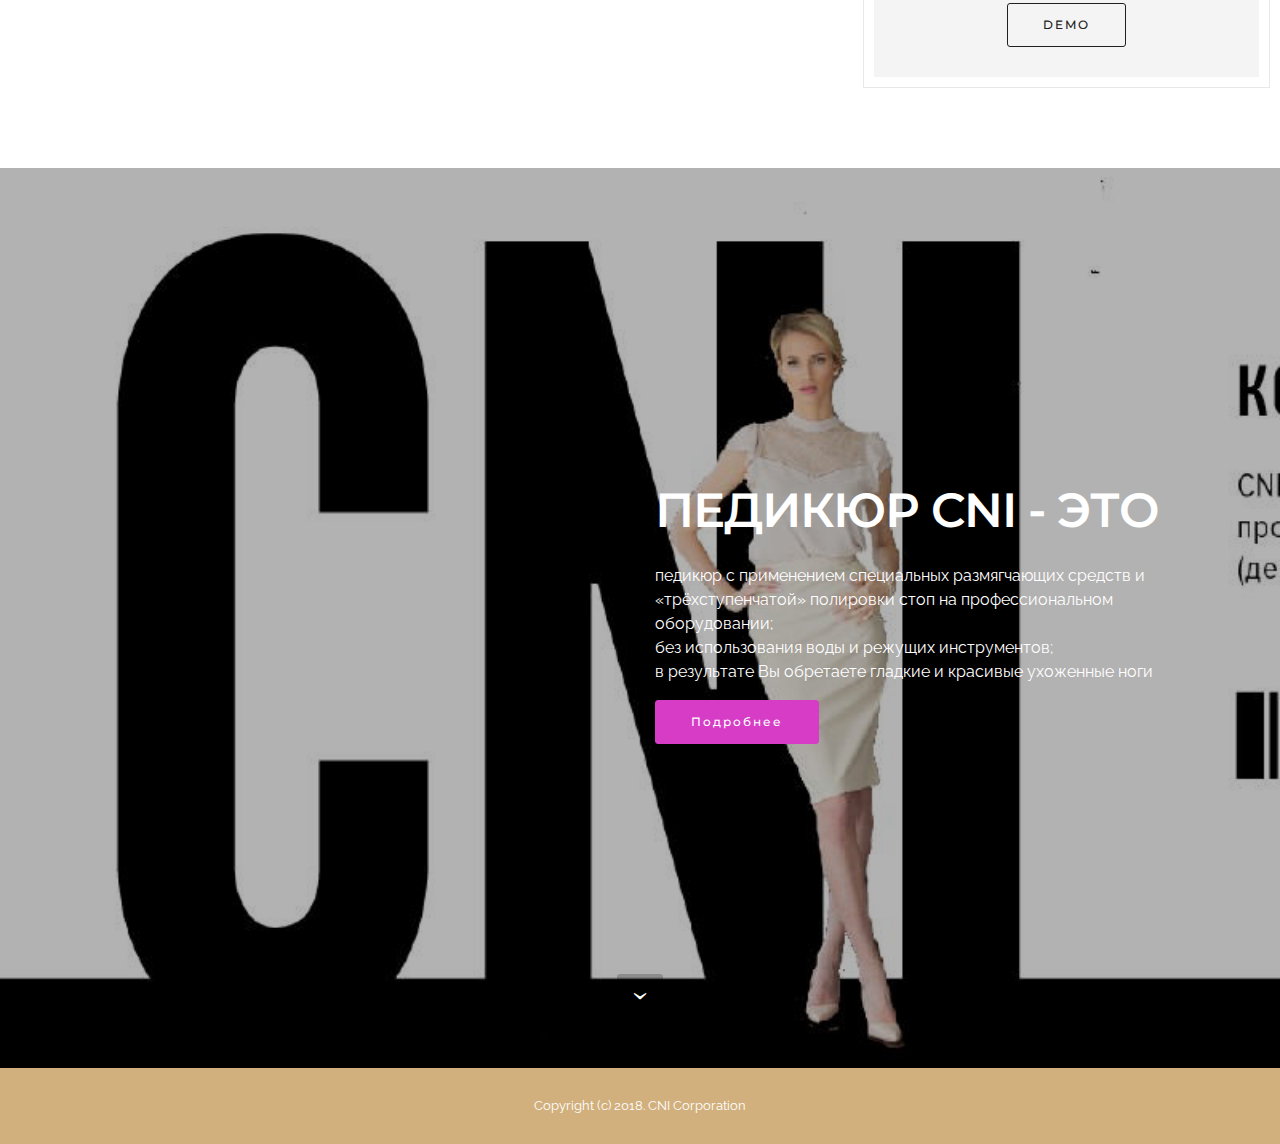
<file: pedicure.html>
<!DOCTYPE html>
<html >
<head>
  <!-- Site made with Mobirise Website Builder v4.7.2, https://mobirise.com -->
  <meta charset="UTF-8">
  <meta http-equiv="X-UA-Compatible" content="IE=edge">
  <meta name="generator" content="Mobirise v4.7.2, mobirise.com">
  <meta name="viewport" content="width=device-width, initial-scale=1, minimum-scale=1">
  <link rel="shortcut icon" href="assets/images/-3-139x128.png" type="image/x-icon">
  <meta name="description" content="Аппаратный педикюр гель-лак и лак, протезирование ногтей, дизайн ногтей">
  <title>Педикюр CNI-salon</title>
  <link rel="stylesheet" href="https://fonts.googleapis.com/css?family=Montserrat:400,700">
  <link rel="stylesheet" href="https://fonts.googleapis.com/css?family=Raleway:100,100i,200,200i,300,300i,400,400i,500,500i,600,600i,700,700i,800,800i,900,900i">
  <link rel="stylesheet" href="https://fonts.googleapis.com/css?family=Lora:400,700,400italic,700italic&subset=latin">
  <link rel="stylesheet" href="assets/et-line-font-plugin/style.css">
  <link rel="stylesheet" href="assets/tether/tether.min.css">
  <link rel="stylesheet" href="assets/bootstrap/css/bootstrap.min.css">
  <link rel="stylesheet" href="assets/dropdown/css/style.css">
  <link rel="stylesheet" href="assets/theme/css/style.css">
  <link rel="stylesheet" href="assets/mobirise-gallery/style.css">
  <link rel="stylesheet" href="assets/mobirise/css/mbr-additional.css" type="text/css">
  
  
  
</head>
<body>
  <section id="ext_menu-15" data-rv-view="632">

    <nav class="navbar navbar-dropdown navbar-fixed-top">
        <div class="container">

            <div class="mbr-table">
                <div class="mbr-table-cell">

                    <div class="navbar-brand">
                        <a href="https://mobirise.com" class="navbar-logo"><img src="assets/images/-3-139x128.png" alt="Mobirise"></a>
                        <a class="navbar-caption" href="https://mobirise.com">Территория красивых людей.<br>г. Краснодар, ул. Северная, 225<br></a>
                    </div>

                </div>
                <div class="mbr-table-cell">

                    <button class="navbar-toggler pull-xs-right hidden-md-up" type="button" data-toggle="collapse" data-target="#exCollapsingNavbar">
                        <div class="hamburger-icon"></div>
                    </button>

                    <ul class="nav-dropdown collapse pull-xs-right nav navbar-nav navbar-toggleable-sm" id="exCollapsingNavbar"><li class="nav-item dropdown"><a class="nav-link link dropdown-toggle" href="https://mobirise.com/" data-toggle="dropdown-submenu" aria-expanded="false">УСЛУГИ И ЦЕНЫ</a><div class="dropdown-menu"><div class="dropdown"><a class="dropdown-item dropdown-toggle" href="manicure.html" data-toggle="dropdown-submenu" aria-expanded="false">Маникюр<br></a><div class="dropdown-menu dropdown-submenu"><a class="dropdown-item" href="https://mobirise.com/">Гель-лак</a><a class="dropdown-item" href="https://mobirise.com/" aria-expanded="false">Гель (моделирование ногтей)</a><a class="dropdown-item" href="https://mobirise.com/" aria-expanded="false">Гель-лак с укреплением</a><a class="dropdown-item" href="https://mobirise.com/" aria-expanded="false">SMART-маникюр</a><a class="dropdown-item" href="https://mobirise.com/" aria-expanded="false">Дизайн ногтей</a><a class="dropdown-item" href="https://mobirise.com/" aria-expanded="false">Маникюр + лак</a><a class="dropdown-item" href="https://mobirise.com/" aria-expanded="false">Baby Nails</a><a class="dropdown-item" href="http://cni-salon.ru/prices/" aria-expanded="false">Прайс-лист на все услуги</a></div></div><a class="dropdown-item" href="https://mobirise.com/" aria-expanded="false">Педикюр</a><a class="dropdown-item" href="https://mobirise.com/" aria-expanded="false">Перманентный макияж</a><a class="dropdown-item" href="https://mobirise.com/" aria-expanded="false">Брови</a><a class="dropdown-item" href="https://mobirise.com/" aria-expanded="false">Ресницы</a><a class="dropdown-item" href="https://mobirise.com/" aria-expanded="false">Шугаринг</a><a class="dropdown-item" href="https://mobirise.com/" aria-expanded="false">Прайс-лист на услуги</a></div></li><li class="nav-item"><a class="nav-link link" href="https://mobirise.com/">СТЕРИЛИЗАЦИЯ</a></li><li class="nav-item"><a class="nav-link link" href="contacts.html">АДРЕС И ТЕЛЕФОН</a></li><li class="nav-item"><a class="nav-link link" href="otzivi.html">ОТЗЫВЫ И МАСТЕРА</a></li><li class="nav-item nav-btn"><a class="nav-link btn btn-primary-outline btn-primary" href="https://mobirise.com/">БЛОГ</a></li><li class="nav-item nav-btn"><a class="nav-link btn btn-primary" href="https://mobirise.com/">ЗАПИСАТЬСЯ</a></li></ul>
                    <button hidden="" class="navbar-toggler navbar-close" type="button" data-toggle="collapse" data-target="#exCollapsingNavbar">
                        <div class="close-icon"></div>
                    </button>

                </div>
            </div>

        </div>
    </nav>

</section>

<section class="engine"><a href="https://mobirise.me/q">responsive web templates</a></section><section class="mbr-section mbr-section__container article mbr-after-navbar" id="header3-12" data-rv-view="597" style="background-color: rgb(255, 255, 255); padding-top: 120px; padding-bottom: 20px;">
    <div class="container">
        <div class="row">
            <div class="col-xs-12">
                <h3 class="mbr-section-title display-2">ВИДЫ ПЕДИКЮРА И СТОИМОСТЬ</h3>
                <small class="mbr-section-subtitle">Ногтевая студия "CNI-салон Краснодар"</small>
            </div>
        </div>
    </div>
</section>

<section class="mbr-gallery mbr-section mbr-section-nopadding mbr-slider-carousel" data-filter="true" id="gallery3-13" data-rv-view="599" style="background-color: rgb(189, 209, 125); padding-top: 1.5rem; padding-bottom: 1.5rem;">
    <!-- Filter -->
    <div class="mbr-gallery-filter container gallery-filter-active gallery-filter__bg">
        <ul>
            <li class="mbr-gallery-filter-all active">Все услуги</li>
        </ul>
    </div>

    <!-- Gallery -->
    <div class="mbr-gallery-row container">
        <div class=" mbr-gallery-layout-default">
            <div>
                <div>
                    <div class="mbr-gallery-item mbr-gallery-item__mobirise3 mbr-gallery-item--p1" data-video-url="false" data-tags="Гель-лак">
                        <div href="#lb-gallery3-13" data-slide-to="0" data-toggle="modal">
                            
                            

                            <img src="assets/images/498x465-498x465.jpg" alt="">
                            
                            <span class="icon-focus"></span>
                            <span class="mbr-gallery-title">Педикюр пальчики + лак<br>1 100 р.</span>
                        </div>
                    </div><div class="mbr-gallery-item mbr-gallery-item__mobirise3 mbr-gallery-item--p1" data-video-url="false" data-tags="Стопы полностью + лак">
                        <div href="#lb-gallery3-13" data-slide-to="1" data-toggle="modal">
                            
                            

                            <img src="assets/images/3-507x508-507x508.jpg" alt="">
                            
                            <span class="icon-focus"></span>
                            <span class="mbr-gallery-title">Педикюр стопы полностью + лак<br>1300 р.</span>
                        </div>
                    </div><div class="mbr-gallery-item mbr-gallery-item__mobirise3 mbr-gallery-item--p1" data-video-url="false" data-tags="Пальчики + лак">
                        <div href="#lb-gallery3-13" data-slide-to="2" data-toggle="modal">
                            
                            

                            <img src="assets/images/1-506x503-506x503.jpg" alt="">
                            
                            <span class="icon-focus"></span>
                            <span class="mbr-gallery-title">Педикюр пальчики + гель-лак<br>1500 р</span>
                        </div>
                    </div><div class="mbr-gallery-item mbr-gallery-item__mobirise3 mbr-gallery-item--p1" data-video-url="false" data-tags="Обработка стоп">
                        <div href="#lb-gallery3-13" data-slide-to="3" data-toggle="modal">
                            
                            

                            <img src="assets/images/2-501x501-501x501.jpg" alt="">
                            
                            <span class="icon-focus"></span>
                            <span class="mbr-gallery-title">Аппаратная обработка стоп<br>900 р.</span>
                        </div>
                    </div><div class="mbr-gallery-item mbr-gallery-item__mobirise3 mbr-gallery-item--p1" data-video-url="false" data-tags="Обработка стоп">
                        <div href="#lb-gallery3-13" data-slide-to="4" data-toggle="modal">
                            
                            

                            <img src="assets/images/2000x2000-800x800.jpg">
                            
                            <span class="icon-focus"></span>
                            <span class="mbr-gallery-title">Детский маникюр + лак<br>600 р.</span>
                        </div>
                    </div><div class="mbr-gallery-item mbr-gallery-item__mobirise3 mbr-gallery-item--p1" data-video-url="false" data-tags="Дизайн ногтей">
                        <div href="#lb-gallery3-13" data-slide-to="5" data-toggle="modal">
                            
                            

                            <img src="assets/images/2000x2000-800x800.jpg">
                            
                            <span class="icon-focus"></span>
                            <span class="mbr-gallery-title">Сложный вечерний дизайн<br>300 р/ноготь</span>
                        </div>
                    </div><div class="mbr-gallery-item mbr-gallery-item__mobirise3 mbr-gallery-item--p1" data-video-url="false" data-tags="/">
                        <div href="#lb-gallery3-13" data-slide-to="6" data-toggle="modal">
                            
                            

                            <img src="assets/images/2000x2000-800x800.jpg">
                            
                            <span class="icon-focus"></span>
                            <span class="mbr-gallery-title">Сложный вечерний дизайн<br>300 р/ноготь</span>
                        </div>
                    </div>
                </div>
            </div>
            <div class="clearfix"></div>
        </div>
    </div>

    <!-- Lightbox -->
    <div data-app-prevent-settings="" class="mbr-slider modal fade carousel slide" tabindex="-1" data-keyboard="true" data-interval="false" id="lb-gallery3-13">
        <div class="modal-dialog">
            <div class="modal-content">
                <div class="modal-body">
                    <ol class="carousel-indicators">
                        <li data-app-prevent-settings="" data-target="#lb-gallery3-13" data-slide-to="0"></li><li data-app-prevent-settings="" data-target="#lb-gallery3-13" data-slide-to="1"></li><li data-app-prevent-settings="" data-target="#lb-gallery3-13" data-slide-to="2"></li><li data-app-prevent-settings="" data-target="#lb-gallery3-13" class=" active" data-slide-to="3"></li><li data-app-prevent-settings="" data-target="#lb-gallery3-13" data-slide-to="4"></li><li data-app-prevent-settings="" data-target="#lb-gallery3-13" data-slide-to="5"></li><li data-app-prevent-settings="" data-target="#lb-gallery3-13" class=" active" data-slide-to="6"></li>
                    </ol>
                    <div class="carousel-inner">
                        <div class="carousel-item">
                            <img src="assets/images/-498x465.jpg" alt="">
                        </div><div class="carousel-item">
                            <img src="assets/images/3-507x508.jpg" alt="">
                        </div><div class="carousel-item">
                            <img src="assets/images/1-506x503.jpg" alt="">
                        </div><div class="carousel-item active">
                            <img src="assets/images/2-501x501.jpg" alt="">
                        </div><div class="carousel-item">
                            <img src="assets/images/-2000x2000.jpg">
                        </div><div class="carousel-item">
                            <img src="assets/images/-2000x200091.jpg">
                        </div><div class="carousel-item active">
                            <img src="assets/images/-2000x200091.jpg">
                        </div>
                    </div>
                    <a class="left carousel-control" role="button" data-slide="prev" href="#lb-gallery3-13">
                        <span class="icon-prev" aria-hidden="true"></span>
                        <span class="sr-only">Previous</span>
                    </a>
                    <a class="right carousel-control" role="button" data-slide="next" href="#lb-gallery3-13">
                        <span class="icon-next" aria-hidden="true"></span>
                        <span class="sr-only">Next</span>
                    </a>

                    <a class="close" href="#" role="button" data-dismiss="modal">
                        <span aria-hidden="true">×</span>
                        <span class="sr-only">Close</span>
                    </a>
                </div>
            </div>
        </div>
    </div>
</section>

<section class="mbr-section" id="pricing-table2-16" data-rv-view="634" style="background-color: rgb(255, 255, 255); padding-top: 80px; padding-bottom: 0px;">

    

    <div class="mbr-section mbr-section__container mbr-section__container--middle">
      <div class="container">
          <div class="row">
              <div class="col-xs-12 text-xs-center">
                  <h3 class="mbr-section-title display-2">ЦЕНЫ НА ПЕДИКЮР</h3>
                  <small class="mbr-section-subtitle">Стоимость услуг педикюра в CNI-салон Краснодар на ул. Северной, 225.</small>
              </div>
          </div>
      </div>
    </div>

    <div class="mbr-section mbr-section-nopadding mbr-price-table">
      <div class="row">
            <div class="col-xs-12 col-md-6 col-xl-4">
                <div class="mbr-plan card text-xs-center">
                    <div class="mbr-plan-header card-block">
                      
                      <div class="card-title">
                        <h3 class="mbr-plan-title">Педикюр пальчики + лак</h3>
                        <small class="mbr-plan-subtitle">аппаратный маникюр с покрытием гель-лак</small>
                      </div>
                      <div class="card-text">
                          <div class="mbr-price">
                            <span class="mbr-price-value"></span>
                            <span class="mbr-price-figure">1100</span><small class="mbr-price-term">р.</small>
                          </div>
                          <small class="mbr-plan-price-desc">Включает</small>
                      </div>
                    </div>
                    <div class="mbr-plan-body card-block">
                      <div class="mbr-plan-list"><ul class="list-group list-group-flush"><li class="list-group-item">снятие старого покрытия (гель-лак или гель)
</li><li class="list-group-item">аппаратный маникюр
</li><li class="list-group-item">база + цветной гель-лак CNI + топ</li><li class="list-group-item">гарантия на маникюр 7 дней
</li><li class="list-group-item">срок носки маникюра 10-14 дней</li></ul></div>
                      <div class="mbr-plan-btn"><a href="https://mobirise.com" class="btn btn-black btn-black-outline">DEMO</a></div>
                    </div>
                </div>
            </div>
            <div class="col-xs-12 col-md-6 col-xl-4">
                <div class="mbr-plan card text-xs-center">
                    <div class="mbr-plan-header card-block bg-primary">
                      <div class="mbr-plan-label">HOT!</div>
                      <div class="card-title">
                        <h3 class="mbr-plan-title">Педикюр стоп полностью + лак</h3>
                        <small class="mbr-plan-subtitle">аппаратный маникюр с покрытием гель-лак</small>
                      </div>
                      <div class="card-text">
                          <div class="mbr-price">
                            <span class="mbr-price-value"></span>
                            <span class="mbr-price-figure">1500</span><small class="mbr-price-term">р.</small>
                          </div>
                          <small class="mbr-plan-price-desc">More details</small>
                      </div>
                    </div>
                    <div class="mbr-plan-body card-block">
                      <div class="mbr-plan-list"><ul class="list-group list-group-flush"><li class="list-group-item">снятие старого покрытия (гель-лак или гель)
</li><li class="list-group-item">аппаратный маникюр
</li><li class="list-group-item">база + моделирование формы гелем CNI + цветное покрытие CNI + топ</li><li class="list-group-item">гарантия на маникюр 10 дней
</li><li class="list-group-item">срок носки маникюра 14-21 день</li></ul></div>
                      <div class="mbr-plan-btn"><a href="https://mobirise.com" class="btn btn-black btn-black-outline">DEMO</a></div>
                    </div>
                </div>
            </div>
            <div class="col-xs-12 col-md-6 col-xl-4">
                <div class="mbr-plan card text-xs-center">
                    <div class="mbr-plan-header card-block">
                      
                      <div class="card-title">
                        <h3 class="mbr-plan-title">Педикюр пальчики + гель-лак</h3>
                        <small class="mbr-plan-subtitle">аппаратный маникюр + укрепление + гель-лак</small>
                      </div>
                      <div class="card-text">
                          <div class="mbr-price">
                            <span class="mbr-price-value"></span>
                            <span class="mbr-price-figure">1700</span><small class="mbr-price-term">р.</small>
                          </div>
                          <small class="mbr-plan-price-desc">More details</small>
                      </div>
                    </div>
                    <div class="mbr-plan-body card-block">
                      <div class="mbr-plan-list"><ul class="list-group list-group-flush"><li class="list-group-item">снятие старого покрытия (гель-лак или гель)
</li><li class="list-group-item">аппаратный маникюр<span style="background-color: initial; font-size: 0.875rem;"></span></li><li class="list-group-item">база + коррекция формы SMART-системой + цветное покрытие CNI + топ</li><li class="list-group-item">гарантия на маникюр 10 дней
</li><li class="list-group-item">срок носки маникюра 14-21 день</li></ul></div>
                      <div class="mbr-plan-btn"><a href="https://mobirise.com" class="btn btn-black btn-black-outline">DEMO</a></div>
                    </div>
                </div>
            </div>
            
          </div>
    </div>

</section>

<section class="mbr-section" id="pricing-table2-17" data-rv-view="637" style="background-color: rgb(255, 255, 255); padding-top: 0px; padding-bottom: 80px;">

    

    <div class="mbr-section mbr-section__container mbr-section__container--middle">
      <div class="container">
          <div class="row">
              <div class="col-xs-12 text-xs-center">
                  
                  
              </div>
          </div>
      </div>
    </div>

    <div class="mbr-section mbr-section-nopadding mbr-price-table">
      <div class="row">
            <div class="col-xs-12 col-md-6 col-xl-4">
                <div class="mbr-plan card text-xs-center">
                    <div class="mbr-plan-header card-block">
                      
                      <div class="card-title">
                        <h3 class="mbr-plan-title">Аппаратная обработка стоп</h3>
                        <small class="mbr-plan-subtitle">аппаратный/классический маникюр с покрытием лаком</small>
                      </div>
                      <div class="card-text">
                          <div class="mbr-price">
                            <span class="mbr-price-value"></span>
                            <span class="mbr-price-figure">900</span><small class="mbr-price-term">р.</small>
                          </div>
                          <small class="mbr-plan-price-desc">Включает</small>
                      </div>
                    </div>
                    <div class="mbr-plan-body card-block">
                      <div class="mbr-plan-list"><ul class="list-group list-group-flush"><li class="list-group-item">снятие старого покрытия (лак)
</li><li class="list-group-item">аппаратный /классический обрезной / комбинированный маникюр на выбор</li><li class="list-group-item"><span style="background-color: initial; font-size: 0.875rem;">лечебное или цветное покрытие лаком</span></li><li class="list-group-item">срок носки маникюра до 7 дней</li></ul></div>
                      <div class="mbr-plan-btn"><a href="https://mobirise.com" class="btn btn-black btn-black-outline">DEMO</a></div>
                    </div>
                </div>
            </div>
            <div class="col-xs-12 col-md-6 col-xl-4">
                <div class="mbr-plan card text-xs-center">
                    <div class="mbr-plan-header card-block bg-primary">
                      <div class="mbr-plan-label">HOT!</div>
                      <div class="card-title">
                        <h3 class="mbr-plan-title">ДИЗАЙН НОГТЕЙ</h3>
                        <small class="mbr-plan-subtitle">дизайн гель-лаками, гелями, с фольгой, блестками, стразами и пр.</small>
                      </div>
                      <div class="card-text">
                          <div class="mbr-price">
                            <span class="mbr-price-value"></span>
                            <span class="mbr-price-figure">50-150</span><small class="mbr-price-term">р./ноготь</small>
                          </div>
                          <small class="mbr-plan-price-desc">More details</small>
                      </div>
                    </div>
                    <div class="mbr-plan-body card-block">
                      <div class="mbr-plan-list"><ul class="list-group list-group-flush"><li class="list-group-item">сезонные коллекции nail-арт от CNI-salon</li><li class="list-group-item">дизайн ногтей по фото</li><li class="list-group-item">вечерние, праздничные, свадебные дизайны ногтей</li><li class="list-group-item">жидкая фольга, омбре, стразы, бульонки, лунулы, негатив-спейс,&nbsp;</li></ul></div>
                      <div class="mbr-plan-btn"><a href="https://mobirise.com" class="btn btn-black btn-black-outline">DEMO</a></div>
                    </div>
                </div>
            </div>
            <div class="col-xs-12 col-md-6 col-xl-4">
                <div class="mbr-plan card text-xs-center">
                    <div class="mbr-plan-header card-block">
                      
                      <div class="card-title">
                        <h3 class="mbr-plan-title">Педикюр стоп полностью + гель-лак</h3>
                        <small class="mbr-plan-subtitle">аппаратный маникюр + гелевое моделирование + белый френч-градиент</small>
                      </div>
                      <div class="card-text">
                          <div class="mbr-price">
                            <span class="mbr-price-value"></span>
                            <span class="mbr-price-figure">2000</span><small class="mbr-price-term">р.</small>
                          </div>
                          <small class="mbr-plan-price-desc">More details</small>
                      </div>
                    </div>
                    <div class="mbr-plan-body card-block">
                      <div class="mbr-plan-list"><ul class="list-group list-group-flush"><li class="list-group-item">снятие старого покрытия (гель-лак или гель)
</li><li class="list-group-item">аппаратный маникюр<span style="background-color: initial; font-size: 0.875rem;"></span></li><li class="list-group-item">моделирование ногтей гелями Baby Nails CNI</li><li class="list-group-item">дизайн: французский маникюр с плавным переходом к белому</li><li class="list-group-item">время процедуры вместе с дизайном 2 часа</li><li class="list-group-item">гарантия на маникюр 10 дней
</li><li class="list-group-item">срок носки маникюра 14-28 дней</li><li class="list-group-item">* прии срастании маникюра граница минимально заметна.</li></ul></div>
                      <div class="mbr-plan-btn"><a href="https://mobirise.com" class="btn btn-black btn-black-outline">DEMO</a></div>
                    </div>
                </div>
            </div>
            
          </div>
    </div>

</section>

<section class="mbr-section mbr-section-hero mbr-section-full header2" id="header2-18" data-rv-view="640" style="background-image: url(assets/images/a73f80ea-1771-4b72-a86f-40441638b8d4-800x633.jpg);">

    <div class="mbr-overlay" style="opacity: 0.3; background-color: rgb(0, 0, 0);">
    </div>

    <div class="mbr-table mbr-table-full">
        <div class="mbr-table-cell">

            <div class="container">
                <div class="mbr-section row">
                    <div class="mbr-table-md-up">
                        
                        <div class="mbr-table-cell mbr-right-padding-md-up mbr-valign-top col-md-7 image-size" style="width: 50%;">
                            <div class="mbr-figure"><iframe class="mbr-embedded-video" src="https://www.youtube.com/embed/bamWQHHHsS0?rel=0&amp;amp;showinfo=0&amp;autoplay=0&amp;loop=0" width="1280" height="720" frameborder="0" allowfullscreen></iframe></div>
                        </div>
                        <div class="mbr-table-cell col-md-5 text-xs-center text-md-left content-size">

                            <h3 class="mbr-section-title display-2">ПЕДИКЮР CNI - ЭТО<br></h3>

                            <div class="mbr-section-text">
                                <p>педикюр с применением специальных размягчающих средств и «трёхступенчатой» полировки стоп на профессиональном оборудовании;
<br>без использования воды и режущих инструментов;
<br>в результате Вы обретаете гладкие и красивые ухоженные ноги&nbsp;</p>
                            </div>

                            <div class="mbr-section-btn"><a class="btn btn-primary" href="https://mobirise.com">Подробнее</a></div>

                        </div>

                        
                        

                    </div>
                </div>
            </div>

        </div>
    </div>

    <div class="mbr-arrow mbr-arrow-floating hidden-sm-down" aria-hidden="true"><a href="#next"><i class="mbr-arrow-icon"></i></a></div>

</section>

<footer class="mbr-small-footer mbr-section mbr-section-nopadding" id="footer1-14" data-rv-view="630" style="background-color: rgb(209, 176, 125); padding-top: 1.75rem; padding-bottom: 1.75rem;">
    
    <div class="container text-xs-center">
        <p>Copyright (c) 2018. CNI Corporation</p>
    </div>
</footer>


  <script src="assets/web/assets/jquery/jquery.min.js"></script>
  <script src="assets/tether/tether.min.js"></script>
  <script src="assets/bootstrap/js/bootstrap.min.js"></script>
  <script src="assets/touch-swipe/jquery.touch-swipe.min.js"></script>
  <script src="assets/masonry/masonry.pkgd.min.js"></script>
  <script src="assets/imagesloaded/imagesloaded.pkgd.min.js"></script>
  <script src="assets/bootstrap-carousel-swipe/bootstrap-carousel-swipe.js"></script>
  <script src="assets/dropdown/js/script.min.js"></script>
  <script src="assets/smooth-scroll/smooth-scroll.js"></script>
  <script src="assets/theme/js/script.js"></script>
  <script src="assets/mobirise-gallery/player.min.js"></script>
  <script src="assets/mobirise-gallery/script.js"></script>
  
  
 <div id="scrollToTop" class="scrollToTop mbr-arrow-up"><a style="text-align: center;"><i class="mbr-arrow-up-icon"></i></a></div>
  </body>
</html>
</file>
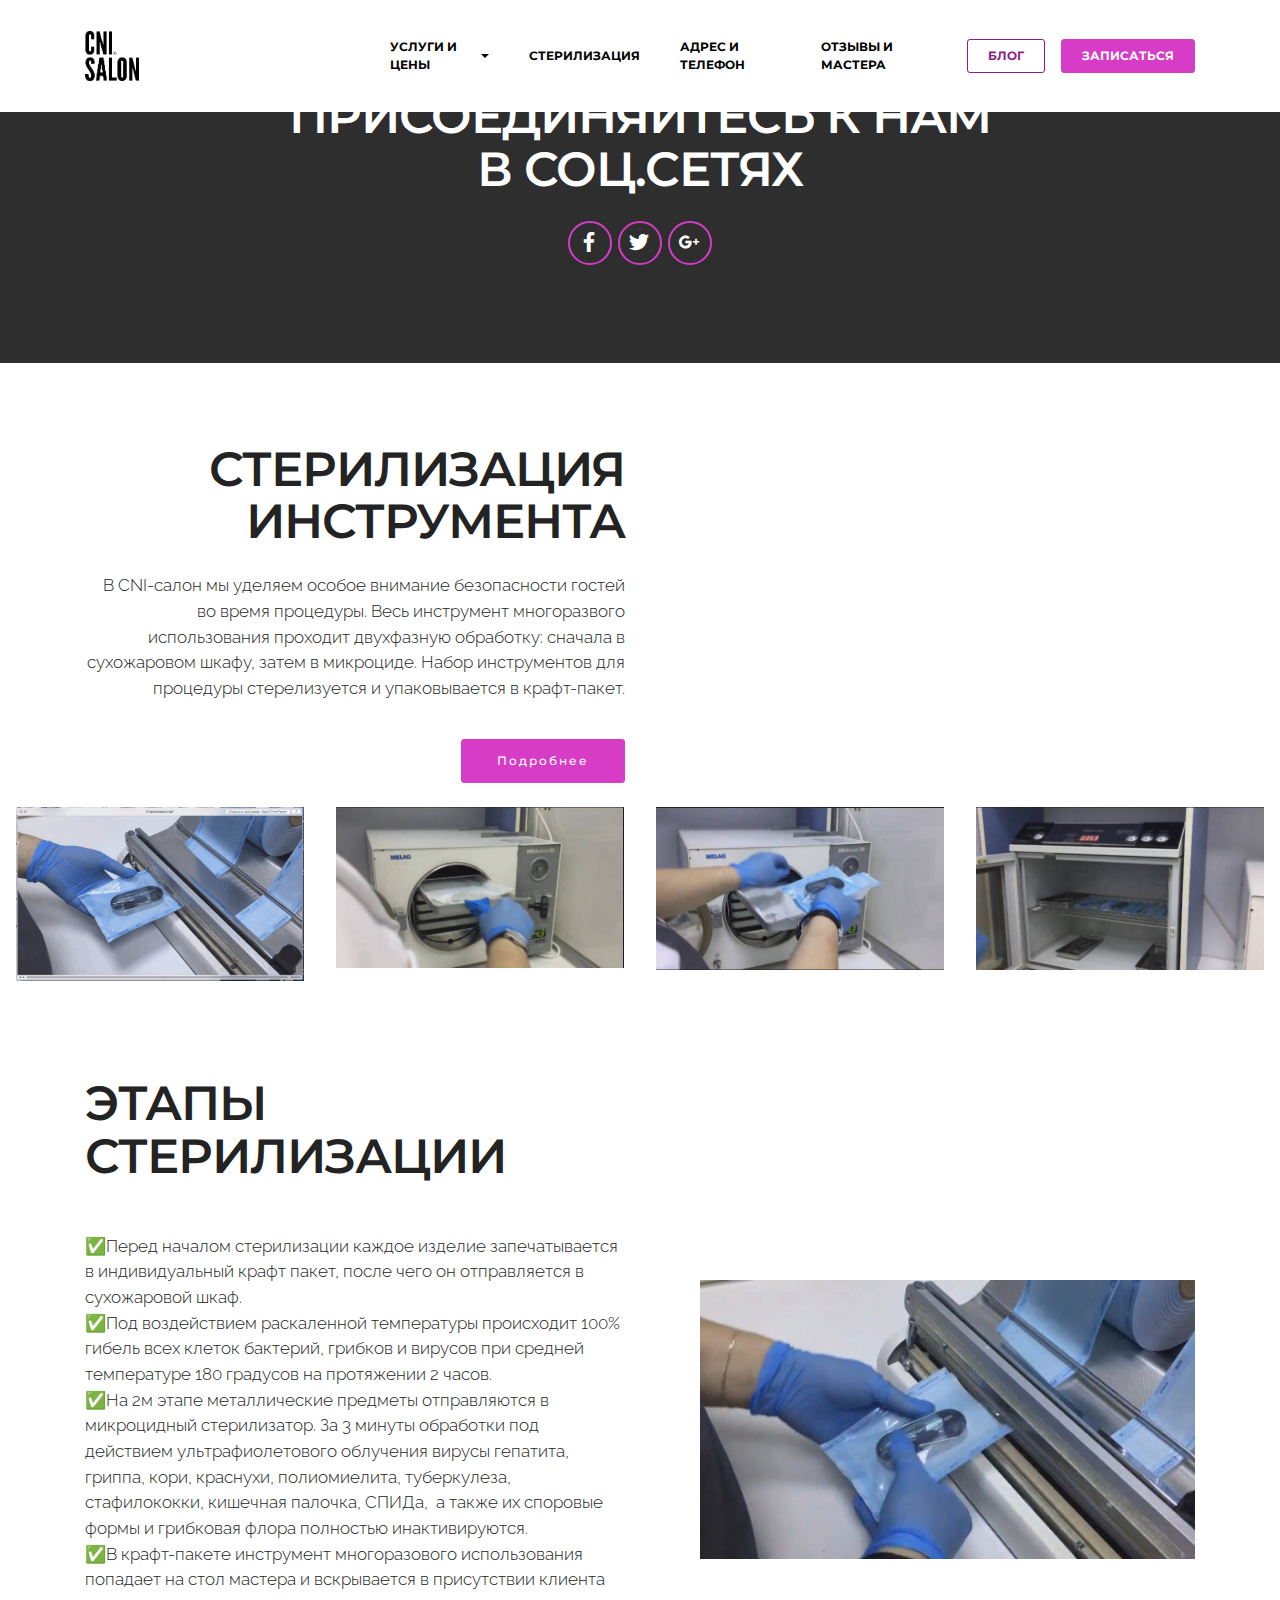
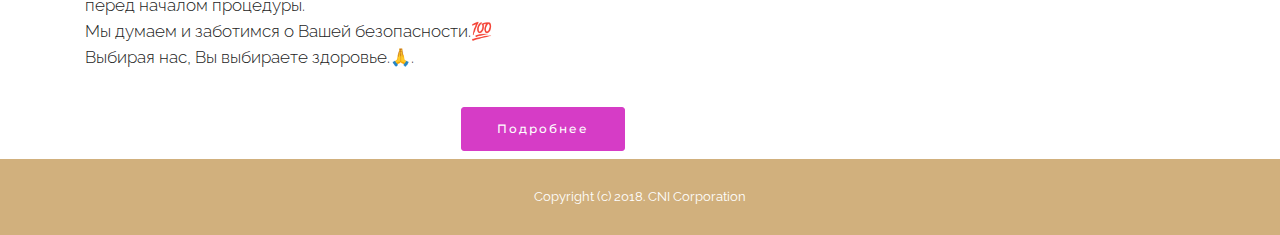
<file: sterelizatsiya.html>
<!DOCTYPE html>
<html >
<head>
  <!-- Site made with Mobirise Website Builder v4.7.2, https://mobirise.com -->
  <meta charset="UTF-8">
  <meta http-equiv="X-UA-Compatible" content="IE=edge">
  <meta name="generator" content="Mobirise v4.7.2, mobirise.com">
  <meta name="viewport" content="width=device-width, initial-scale=1, minimum-scale=1">
  <link rel="shortcut icon" href="assets/images/-3-139x128.png" type="image/x-icon">
  <meta name="description" content="Безопасность процедуры маникюра и педикюра в нейл-студии обеспечивается 2-х ступенчатой стерелизацией инструментов многоразового использования. Медицинский подход и дезинфекция - стандарты обсллуживания CNI-salon. ">
  <title>Стерелизация инструмента в ногтевом салоне CNI</title>
  <link rel="stylesheet" href="assets/et-line-font-plugin/style.css">
  <link rel="stylesheet" href="https://fonts.googleapis.com/css?family=Montserrat:400,700">
  <link rel="stylesheet" href="https://fonts.googleapis.com/css?family=Raleway:100,100i,200,200i,300,300i,400,400i,500,500i,600,600i,700,700i,800,800i,900,900i">
  <link rel="stylesheet" href="https://fonts.googleapis.com/css?family=Lora:400,700,400italic,700italic&subset=latin">
  <link rel="stylesheet" href="assets/tether/tether.min.css">
  <link rel="stylesheet" href="assets/bootstrap/css/bootstrap.min.css">
  <link rel="stylesheet" href="assets/socicon/css/styles.css">
  <link rel="stylesheet" href="assets/dropdown/css/style.css">
  <link rel="stylesheet" href="assets/theme/css/style.css">
  <link rel="stylesheet" href="assets/mobirise-gallery/style.css">
  <link rel="stylesheet" href="assets/mobirise/css/mbr-additional.css" type="text/css">
  
  
  
</head>
<body>
  <section id="ext_menu-11" data-rv-view="275">

    <nav class="navbar navbar-dropdown navbar-fixed-top">
        <div class="container">

            <div class="mbr-table">
                <div class="mbr-table-cell">

                    <div class="navbar-brand">
                        <a href="https://mobirise.com" class="navbar-logo"><img src="assets/images/-3-139x128.png" alt="Mobirise"></a>
                        <a class="navbar-caption" href="https://mobirise.com">Территория красивых людей.<br>г. Краснодар, ул. Северная, 225<br></a>
                    </div>

                </div>
                <div class="mbr-table-cell">

                    <button class="navbar-toggler pull-xs-right hidden-md-up" type="button" data-toggle="collapse" data-target="#exCollapsingNavbar">
                        <div class="hamburger-icon"></div>
                    </button>

                    <ul class="nav-dropdown collapse pull-xs-right nav navbar-nav navbar-toggleable-sm" id="exCollapsingNavbar"><li class="nav-item dropdown"><a class="nav-link link dropdown-toggle" href="https://mobirise.com/" data-toggle="dropdown-submenu" aria-expanded="false">УСЛУГИ И ЦЕНЫ</a><div class="dropdown-menu"><div class="dropdown"><a class="dropdown-item dropdown-toggle" href="manicure.html" data-toggle="dropdown-submenu" aria-expanded="false">Маникюр<br></a><div class="dropdown-menu dropdown-submenu"><a class="dropdown-item" href="https://mobirise.com/">Гель-лак</a><a class="dropdown-item" href="https://mobirise.com/" aria-expanded="false">Гель (моделирование ногтей)</a><a class="dropdown-item" href="https://mobirise.com/" aria-expanded="false">Гель-лак с укреплением</a><a class="dropdown-item" href="https://mobirise.com/" aria-expanded="false">SMART-маникюр</a><a class="dropdown-item" href="https://mobirise.com/" aria-expanded="false">Дизайн ногтей</a><a class="dropdown-item" href="https://mobirise.com/" aria-expanded="false">Маникюр + лак</a><a class="dropdown-item" href="https://mobirise.com/" aria-expanded="false">Baby Nails</a><a class="dropdown-item" href="http://cni-salon.ru/prices/" aria-expanded="false">Прайс-лист на все услуги</a></div></div><a class="dropdown-item" href="https://mobirise.com/" aria-expanded="false">Педикюр</a><a class="dropdown-item" href="https://mobirise.com/" aria-expanded="false">Перманентный макияж</a><a class="dropdown-item" href="https://mobirise.com/" aria-expanded="false">Брови</a><a class="dropdown-item" href="https://mobirise.com/" aria-expanded="false">Ресницы</a><a class="dropdown-item" href="https://mobirise.com/" aria-expanded="false">Шугаринг</a><a class="dropdown-item" href="https://mobirise.com/" aria-expanded="false">Прайс-лист на услуги</a></div></li><li class="nav-item"><a class="nav-link link" href="https://mobirise.com/">СТЕРИЛИЗАЦИЯ</a></li><li class="nav-item"><a class="nav-link link" href="contacts.html">АДРЕС И ТЕЛЕФОН</a></li><li class="nav-item"><a class="nav-link link" href="otzivi.html">ОТЗЫВЫ И МАСТЕРА</a></li><li class="nav-item nav-btn"><a class="nav-link btn btn-primary-outline btn-primary" href="https://mobirise.com/">БЛОГ</a></li><li class="nav-item nav-btn"><a class="nav-link btn btn-primary" href="https://mobirise.com/">ЗАПИСАТЬСЯ</a></li></ul>
                    <button hidden="" class="navbar-toggler navbar-close" type="button" data-toggle="collapse" data-target="#exCollapsingNavbar">
                        <div class="close-icon"></div>
                    </button>

                </div>
            </div>

        </div>
    </nav>

</section>

<section class="engine"><a href="https://mobirise.me/m">free website design templates</a></section>
  <section class="mbr-section mbr-section-md-padding mbr-after-navbar" id="social-buttons3-28" data-rv-view="302" style="background-color: rgb(46, 46, 46); padding-top: 90px; padding-bottom: 90px;">
    
    <div class="container">
        <div class="row">
            <div class="col-md-8 col-md-offset-2 text-xs-center">
                <h3 class="mbr-section-title display-2">ПРИСОЕДИНЯЙТЕСЬ К НАМ В СОЦ.СЕТЯХ</h3>
                <div>

                  <div class="mbr-social-likes" data-counters="false">
                    <span class="btn btn-social facebook" title="Share link on Facebook">
                        <i class="socicon socicon-facebook"></i>
                    </span>
                    <span class="btn btn-social twitter" title="Share link on Twitter">
                        <i class="socicon socicon-twitter"></i>
                    </span>
                    <span class="btn btn-social plusone" title="Share link on Google+">
                        <i class="socicon socicon-googleplus"></i>
                    </span>
                    
                    
                  </div>

                </div>
            </div>
        </div>
    </div>
</section>

<section class="mbr-section" id="msg-box5-19" data-rv-view="277" style="background-color: rgb(255, 255, 255); padding-top: 80px; padding-bottom: 0px;">

    
    <div class="container">
        <div class="row">
            <div class="mbr-table-md-up">

              

              <div class="mbr-table-cell col-md-5 text-xs-center text-md-right content-size">
                  <h3 class="mbr-section-title display-2">СТЕРИЛИЗАЦИЯ ИНСТРУМЕНТА</h3>
                  <div class="lead">

                    <p>В CNI-салон мы уделяем особое внимание безопасности гостей во время процедуры. Весь инструмент многоразвого использования проходит двухфазную обработку: сначала в сухожаровом шкафу, затем в микроциде. Набор инструментов для процедуры стерелизуется и упаковывается в крафт-пакет.</p>

                  </div>

                  <div><a class="btn btn-primary" href="https://mobirise.com">Подробнее</a></div>
              </div>


              


              <div class="mbr-table-cell mbr-left-padding-md-up mbr-valign-top col-md-7 image-size" style="width: 50%;">
                  <div class="mbr-figure"><iframe class="mbr-embedded-video" src="https://yadi.sk/i/zTkKMCWh3TnxUT" width="1280" height="720" frameborder="0" allowfullscreen></iframe></div>
              </div>

            </div>
        </div>
    </div>

</section>

<section class="mbr-gallery mbr-section mbr-section-nopadding mbr-slider-carousel" data-filter="false" id="gallery1-1a" data-rv-view="280" style="background-color: rgb(255, 255, 255); padding-top: 0rem; padding-bottom: 0rem;">
    <!-- Filter -->
    

    <!-- Gallery -->
    <div class="mbr-gallery-row">
        <div class=" mbr-gallery-layout-default">
            <div>
                <div>
                    <div class="mbr-gallery-item mbr-gallery-item__mobirise3 mbr-gallery-item--p1" data-video-url="false" data-tags="Awesome">
                        <div href="#lb-gallery1-1a" data-slide-to="0" data-toggle="modal">
                            
                            

                            <img src="assets/images/2018-03-27-10.13.27-1296x786-800x485.png" alt="">
                            
                            <span class="icon-focus"></span>
                            
                        </div>
                    </div><div class="mbr-gallery-item mbr-gallery-item__mobirise3 mbr-gallery-item--p1" data-video-url="false" data-tags="Responsive">
                        <div href="#lb-gallery1-1a" data-slide-to="1" data-toggle="modal">
                            
                            

                            <img src="assets/images/3-593x332-593x332.jpg" alt="">
                            
                            <span class="icon-focus"></span>
                            
                        </div>
                    </div><div class="mbr-gallery-item mbr-gallery-item__mobirise3 mbr-gallery-item--p1" data-video-url="false" data-tags="Beautiful">
                        <div href="#lb-gallery1-1a" data-slide-to="2" data-toggle="modal">
                            
                            

                            <img src="assets/images/4-591x336-591x336.jpg" alt="">
                            
                            <span class="icon-focus"></span>
                            
                        </div>
                    </div><div class="mbr-gallery-item mbr-gallery-item__mobirise3 mbr-gallery-item--p1" data-video-url="false" data-tags="Responsive">
                        <div href="#lb-gallery1-1a" data-slide-to="3" data-toggle="modal">
                            
                            

                            <img src="assets/images/5-590x334-590x334.jpg" alt="">
                            
                            <span class="icon-focus"></span>
                            
                        </div>
                    </div>
                </div>
            </div>
            <div class="clearfix"></div>
        </div>
    </div>

    <!-- Lightbox -->
    <div data-app-prevent-settings="" class="mbr-slider modal fade carousel slide" tabindex="-1" data-keyboard="true" data-interval="false" id="lb-gallery1-1a">
        <div class="modal-dialog">
            <div class="modal-content">
                <div class="modal-body">
                    <ol class="carousel-indicators">
                        <li data-app-prevent-settings="" data-target="#lb-gallery1-1a" data-slide-to="0"></li><li data-app-prevent-settings="" data-target="#lb-gallery1-1a" data-slide-to="1"></li><li data-app-prevent-settings="" data-target="#lb-gallery1-1a" data-slide-to="2"></li><li data-app-prevent-settings="" data-target="#lb-gallery1-1a" class=" active" data-slide-to="3"></li>
                    </ol>
                    <div class="carousel-inner">
                        <div class="carousel-item">
                            <img src="assets/images/-2018-03-27-10.13.27-1296x786.png" alt="">
                        </div><div class="carousel-item">
                            <img src="assets/images/-3-593x332.jpg" alt="">
                        </div><div class="carousel-item">
                            <img src="assets/images/-4-591x336.jpg" alt="">
                        </div><div class="carousel-item active">
                            <img src="assets/images/-5-590x334.jpg" alt="">
                        </div>
                    </div>
                    <a class="left carousel-control" role="button" data-slide="prev" href="#lb-gallery1-1a">
                        <span class="icon-prev" aria-hidden="true"></span>
                        <span class="sr-only">Previous</span>
                    </a>
                    <a class="right carousel-control" role="button" data-slide="next" href="#lb-gallery1-1a">
                        <span class="icon-next" aria-hidden="true"></span>
                        <span class="sr-only">Next</span>
                    </a>

                    <a class="close" href="#" role="button" data-dismiss="modal">
                        <span aria-hidden="true">×</span>
                        <span class="sr-only">Close</span>
                    </a>
                </div>
            </div>
        </div>
    </div>
</section>

<section class="mbr-section" id="msg-box5-1b" data-rv-view="299" style="background-color: rgb(255, 255, 255); padding-top: 80px; padding-bottom: 0px;">

    
    <div class="container">
        <div class="row">
            <div class="mbr-table-md-up">

              

              <div class="mbr-table-cell col-md-5 text-xs-center text-md-right content-size">
                  <h3 class="mbr-section-title display-2">ЭТАПЫ СТЕРИЛИЗАЦИИ</h3>
                  <div class="lead">

                    <p><br>✅Перед началом стерилизации каждое изделие запечатывается в индивидуальный крафт пакет, после чего он отправляется в сухожаровой шкаф. <br>✅Под воздействием раскаленной температуры происходит 100% гибель всех клеток бактерий, грибков и вирусов при средней температуре 180 градусов на протяжении 2 часов.
<br>✅На 2м этапе металлические предметы отправляются в микроцидный стерилизатор. За 3 минуты обработки под действием ультрафиолетового облучения вирусы гепатита, гриппа, кори, краснухи, полиомиелита, туберкулеза, стафилококки, кишечная палочка, СПИДа, &nbsp;а также их споровые формы и грибковая флора полностью инактивируются.
<br>
✅В крафт-пакете инструмент многоразового использования попадает на стол мастера и вскрывается в присутствии клиента перед началом процедуры.<br>Мы думаем и заботимся о Вашей безопасности.💯 <br>Выбирая нас, Вы выбираете здоровье.🙏.</p>

                  </div>

                  <div><a class="btn btn-primary" href="https://mobirise.com">Подробнее</a></div>
              </div>


              


              <div class="mbr-table-cell mbr-left-padding-md-up mbr-valign-top col-md-7 image-size" style="width: 50%;">
                  <div class="mbr-figure"><img src="assets/images/-2-591x333.jpg" alt="Инструмент в крафт-пакетах на столе мастера" title="Инструмент в крафт-пакетах на столе мастера"></div>
              </div>

            </div>
        </div>
    </div>

</section>

<footer class="mbr-small-footer mbr-section mbr-section-nopadding" id="footer1-10" data-rv-view="273" style="background-color: rgb(209, 176, 125); padding-top: 1.75rem; padding-bottom: 1.75rem;">
    
    <div class="container text-xs-center">
        <p>Copyright (c) 2018. CNI Corporation</p>
    </div>
</footer>


  <script src="assets/web/assets/jquery/jquery.min.js"></script>
  <script src="assets/tether/tether.min.js"></script>
  <script src="assets/bootstrap/js/bootstrap.min.js"></script>
  <script src="assets/smooth-scroll/smooth-scroll.js"></script>
  <script src="assets/social-likes/social-likes.js"></script>
  <script src="assets/bootstrap-carousel-swipe/bootstrap-carousel-swipe.js"></script>
  <script src="assets/touch-swipe/jquery.touch-swipe.min.js"></script>
  <script src="assets/masonry/masonry.pkgd.min.js"></script>
  <script src="assets/imagesloaded/imagesloaded.pkgd.min.js"></script>
  <script src="assets/dropdown/js/script.min.js"></script>
  <script src="assets/theme/js/script.js"></script>
  <script src="assets/mobirise-gallery/player.min.js"></script>
  <script src="assets/mobirise-gallery/script.js"></script>
  
  
 <div id="scrollToTop" class="scrollToTop mbr-arrow-up"><a style="text-align: center;"><i class="mbr-arrow-up-icon"></i></a></div>
  </body>
</html>
</file>
<file: assets/web/assets/mobirise-icons/mobirise-icons.css>
@font-face {
  font-family: 'MobiriseIcons';
  src:  url('mobirise-icons.eot?spat4u');
  src:  url('mobirise-icons.eot?spat4u#iefix') format('embedded-opentype'),
    url('mobirise-icons.ttf?spat4u') format('truetype'),
    url('mobirise-icons.woff?spat4u') format('woff'),
    url('mobirise-icons.svg?spat4u#MobiriseIcons') format('svg');
  font-weight: normal;
  font-style: normal;
}

[class^="mbri-"], [class*=" mbri-"] {
  /* use !important to prevent issues with browser extensions that change fonts */
  font-family: MobiriseIcons !important;
  speak: none;
  font-style: normal;
  font-weight: normal;
  font-variant: normal;
  text-transform: none;
  line-height: 1;

  /* Better Font Rendering =========== */
  -webkit-font-smoothing: antialiased;
  -moz-osx-font-smoothing: grayscale;
}

.mbri-add-submenu:before {
  content: "\e900";
}
.mbri-alert:before {
  content: "\e901";
}
.mbri-align-center:before {
  content: "\e902";
}
.mbri-align-justify:before {
  content: "\e903";
}
.mbri-align-left:before {
  content: "\e904";
}
.mbri-align-right:before {
  content: "\e905";
}
.mbri-android:before {
  content: "\e906";
}
.mbri-apple:before {
  content: "\e907";
}
.mbri-arrow-down:before {
  content: "\e908";
}
.mbri-arrow-next:before {
  content: "\e909";
}
.mbri-arrow-prev:before {
  content: "\e90a";
}
.mbri-arrow-up:before {
  content: "\e90b";
}
.mbri-bold:before {
  content: "\e90c";
}
.mbri-bookmark:before {
  content: "\e90d";
}
.mbri-bootstrap:before {
  content: "\e90e";
}
.mbri-briefcase:before {
  content: "\e90f";
}
.mbri-browse:before {
  content: "\e910";
}
.mbri-bulleted-list:before {
  content: "\e911";
}
.mbri-calendar:before {
  content: "\e912";
}
.mbri-camera:before {
  content: "\e913";
}
.mbri-cart-add:before {
  content: "\e914";
}
.mbri-cart-full:before {
  content: "\e915";
}
.mbri-cash:before {
  content: "\e916";
}
.mbri-change-style:before {
  content: "\e917";
}
.mbri-chat:before {
  content: "\e918";
}
.mbri-clock:before {
  content: "\e919";
}
.mbri-close:before {
  content: "\e91a";
}
.mbri-cloud:before {
  content: "\e91b";
}
.mbri-code:before {
  content: "\e91c";
}
.mbri-contact-form:before {
  content: "\e91d";
}
.mbri-credit-card:before {
  content: "\e91e";
}
.mbri-cursor-click:before {
  content: "\e91f";
}
.mbri-cust-feedback:before {
  content: "\e920";
}
.mbri-database:before {
  content: "\e921";
}
.mbri-delivery:before {
  content: "\e922";
}
.mbri-desktop:before {
  content: "\e923";
}
.mbri-devices:before {
  content: "\e924";
}
.mbri-down:before {
  content: "\e925";
}
.mbri-download:before {
  content: "\e989";
}
.mbri-drag-n-drop:before {
  content: "\e927";
}
.mbri-drag-n-drop2:before {
  content: "\e928";
}
.mbri-edit:before {
  content: "\e929";
}
.mbri-edit2:before {
  content: "\e92a";
}
.mbri-error:before {
  content: "\e92b";
}
.mbri-extension:before {
  content: "\e92c";
}
.mbri-features:before {
  content: "\e92d";
}
.mbri-file:before {
  content: "\e92e";
}
.mbri-flag:before {
  content: "\e92f";
}
.mbri-folder:before {
  content: "\e930";
}
.mbri-gift:before {
  content: "\e931";
}
.mbri-github:before {
  content: "\e932";
}
.mbri-globe:before {
  content: "\e933";
}
.mbri-globe-2:before {
  content: "\e934";
}
.mbri-growing-chart:before {
  content: "\e935";
}
.mbri-hearth:before {
  content: "\e936";
}
.mbri-help:before {
  content: "\e937";
}
.mbri-home:before {
  content: "\e938";
}
.mbri-hot-cup:before {
  content: "\e939";
}
.mbri-idea:before {
  content: "\e93a";
}
.mbri-image-gallery:before {
  content: "\e93b";
}
.mbri-image-slider:before {
  content: "\e93c";
}
.mbri-info:before {
  content: "\e93d";
}
.mbri-italic:before {
  content: "\e93e";
}
.mbri-key:before {
  content: "\e93f";
}
.mbri-laptop:before {
  content: "\e940";
}
.mbri-layers:before {
  content: "\e941";
}
.mbri-left-right:before {
  content: "\e942";
}
.mbri-left:before {
  content: "\e943";
}
.mbri-letter:before {
  content: "\e944";
}
.mbri-like:before {
  content: "\e945";
}
.mbri-link:before {
  content: "\e946";
}
.mbri-lock:before {
  content: "\e947";
}
.mbri-login:before {
  content: "\e948";
}
.mbri-logout:before {
  content: "\e949";
}
.mbri-magic-stick:before {
  content: "\e94a";
}
.mbri-map-pin:before {
  content: "\e94b";
}
.mbri-menu:before {
  content: "\e94c";
}
.mbri-mobile:before {
  content: "\e94d";
}
.mbri-mobile2:before {
  content: "\e94e";
}
.mbri-mobirise:before {
  content: "\e94f";
}
.mbri-more-horizontal:before {
  content: "\e950";
}
.mbri-more-vertical:before {
  content: "\e951";
}
.mbri-music:before {
  content: "\e952";
}
.mbri-new-file:before {
  content: "\e953";
}
.mbri-numbered-list:before {
  content: "\e954";
}
.mbri-opened-folder:before {
  content: "\e955";
}
.mbri-pages:before {
  content: "\e956";
}
.mbri-paper-plane:before {
  content: "\e957";
}
.mbri-paperclip:before {
  content: "\e958";
}
.mbri-photo:before {
  content: "\e959";
}
.mbri-photos:before {
  content: "\e95a";
}
.mbri-pin:before {
  content: "\e95b";
}
.mbri-play:before {
  content: "\e95c";
}
.mbri-plus:before {
  content: "\e95d";
}
.mbri-preview:before {
  content: "\e95e";
}
.mbri-print:before {
  content: "\e95f";
}
.mbri-protect:before {
  content: "\e960";
}
.mbri-question:before {
  content: "\e961";
}
.mbri-quote-left:before {
  content: "\e962";
}
.mbri-quote-right:before {
  content: "\e963";
}
.mbri-refresh:before {
  content: "\e964";
}
.mbri-responsive:before {
  content: "\e965";
}
.mbri-right:before {
  content: "\e966";
}
.mbri-rocket:before {
  content: "\e967";
}
.mbri-sad-face:before {
  content: "\e968";
}
.mbri-sale:before {
  content: "\e969";
}
.mbri-save:before {
  content: "\e96a";
}
.mbri-search:before {
  content: "\e96b";
}
.mbri-setting:before {
  content: "\e96c";
}
.mbri-setting2:before {
  content: "\e96d";
}
.mbri-setting3:before {
  content: "\e96e";
}
.mbri-share:before {
  content: "\e96f";
}
.mbri-shopping-bag:before {
  content: "\e970";
}
.mbri-shopping-basket:before {
  content: "\e971";
}
.mbri-shopping-cart:before {
  content: "\e972";
}
.mbri-sites:before {
  content: "\e973";
}
.mbri-smile-face:before {
  content: "\e974";
}
.mbri-speed:before {
  content: "\e975";
}
.mbri-star:before {
  content: "\e976";
}
.mbri-success:before {
  content: "\e977";
}
.mbri-sun:before {
  content: "\e978";
}
.mbri-sun2:before {
  content: "\e979";
}
.mbri-tablet:before {
  content: "\e97a";
}
.mbri-tablet-vertical:before {
  content: "\e97b";
}
.mbri-target:before {
  content: "\e97c";
}
.mbri-timer:before {
  content: "\e97d";
}
.mbri-to-ftp:before {
  content: "\e97e";
}
.mbri-to-local-drive:before {
  content: "\e97f";
}
.mbri-touch-swipe:before {
  content: "\e980";
}
.mbri-touch:before {
  content: "\e981";
}
.mbri-trash:before {
  content: "\e982";
}
.mbri-underline:before {
  content: "\e983";
}
.mbri-unlink:before {
  content: "\e984";
}
.mbri-unlock:before {
  content: "\e985";
}
.mbri-up-down:before {
  content: "\e986";
}
.mbri-up:before {
  content: "\e987";
}
.mbri-update:before {
  content: "\e988";
}
.mbri-upload:before {
 content: "\e926"; 
}
.mbri-user:before {
  content: "\e98a";
}
.mbri-user2:before {
  content: "\e98b";
}
.mbri-users:before {
  content: "\e98c";
}
.mbri-video:before {
  content: "\e98d";
}
.mbri-video-play:before {
  content: "\e98e";
}
.mbri-watch:before {
  content: "\e98f";
}
.mbri-website-theme:before {
  content: "\e990";
}
.mbri-wifi:before {
  content: "\e991";
}
.mbri-windows:before {
  content: "\e992";
}
.mbri-zoom-out:before {
  content: "\e993";
}
.mbri-redo:before {
  content: "\e994";
}
.mbri-undo:before {
  content: "\e995";
}
</file>
<file: assets/et-line-font-plugin/style.css>
@font-face {
	font-family: 'et-line';
	src:url('fonts/et-line.eot');
	src:url('fonts/et-line.eot?#iefix') format('embedded-opentype'),
		url('fonts/et-line.woff') format('woff'),
		url('fonts/et-line.ttf') format('truetype'),
		url('fonts/et-line.svg#et-line') format('svg');
	font-weight: normal;
	font-style: normal;
}

/* Use the following CSS code if you want to use data attributes for inserting your icons */
.etl-icon, [data-icon]:before {
	font-family: 'et-line';
	content: attr(data-icon);
	speak: none;
	font-weight: normal;
	font-variant: normal;
	text-transform: none;
	line-height: 1;
	-webkit-font-smoothing: antialiased;
	-moz-osx-font-smoothing: grayscale;
	display:inline-block;
}

/* Use the following CSS code if you want to have a class per icon */
/*
Instead of a list of all class selectors,
you can use the generic selector below, but it's slower:
[class*="icon-"] {
*/
.icon-mobile, .icon-laptop, .icon-desktop, .icon-tablet, .icon-phone, .icon-document, .icon-documents, .icon-search, .icon-clipboard, .icon-newspaper, .icon-notebook, .icon-book-open, .icon-browser, .icon-calendar, .icon-presentation, .icon-picture, .icon-pictures, .icon-video, .icon-camera, .icon-printer, .icon-toolbox, .icon-briefcase, .icon-wallet, .icon-gift, .icon-bargraph, .icon-grid, .icon-expand, .icon-focus, .icon-edit, .icon-adjustments, .icon-ribbon, .icon-hourglass, .icon-lock, .icon-megaphone, .icon-shield, .icon-trophy, .icon-flag, .icon-map, .icon-puzzle, .icon-basket, .icon-envelope, .icon-streetsign, .icon-telescope, .icon-gears, .icon-key, .icon-paperclip, .icon-attachment, .icon-pricetags, .icon-lightbulb, .icon-layers, .icon-pencil, .icon-tools, .icon-tools-2, .icon-scissors, .icon-paintbrush, .icon-magnifying-glass, .icon-circle-compass, .icon-linegraph, .icon-mic, .icon-strategy, .icon-beaker, .icon-caution, .icon-recycle, .icon-anchor, .icon-profile-male, .icon-profile-female, .icon-bike, .icon-wine, .icon-hotairballoon, .icon-globe, .icon-genius, .icon-map-pin, .icon-dial, .icon-chat, .icon-heart, .icon-cloud, .icon-upload, .icon-download, .icon-target, .icon-hazardous, .icon-piechart, .icon-speedometer, .icon-global, .icon-compass, .icon-lifesaver, .icon-clock, .icon-aperture, .icon-quote, .icon-scope, .icon-alarmclock, .icon-refresh, .icon-happy, .icon-sad, .icon-facebook, .icon-twitter, .icon-googleplus, .icon-rss, .icon-tumblr, .icon-linkedin, .icon-dribbble {
	font-family: 'et-line';
	speak: none;
	font-style: normal;
	font-weight: normal;
	font-variant: normal;
	text-transform: none;
	line-height: 1;
	-webkit-font-smoothing: antialiased;
	-moz-osx-font-smoothing: grayscale;
	display:inline-block;
}
.icon-mobile:before {
	content: "\e000";
}
.icon-laptop:before {
	content: "\e001";
}
.icon-desktop:before {
	content: "\e002";
}
.icon-tablet:before {
	content: "\e003";
}
.icon-phone:before {
	content: "\e004";
}
.icon-document:before {
	content: "\e005";
}
.icon-documents:before {
	content: "\e006";
}
.icon-search:before {
	content: "\e007";
}
.icon-clipboard:before {
	content: "\e008";
}
.icon-newspaper:before {
	content: "\e009";
}
.icon-notebook:before {
	content: "\e00a";
}
.icon-book-open:before {
	content: "\e00b";
}
.icon-browser:before {
	content: "\e00c";
}
.icon-calendar:before {
	content: "\e00d";
}
.icon-presentation:before {
	content: "\e00e";
}
.icon-picture:before {
	content: "\e00f";
}
.icon-pictures:before {
	content: "\e010";
}
.icon-video:before {
	content: "\e011";
}
.icon-camera:before {
	content: "\e012";
}
.icon-printer:before {
	content: "\e013";
}
.icon-toolbox:before {
	content: "\e014";
}
.icon-briefcase:before {
	content: "\e015";
}
.icon-wallet:before {
	content: "\e016";
}
.icon-gift:before {
	content: "\e017";
}
.icon-bargraph:before {
	content: "\e018";
}
.icon-grid:before {
	content: "\e019";
}
.icon-expand:before {
	content: "\e01a";
}
.icon-focus:before {
	content: "\e01b";
}
.icon-edit:before {
	content: "\e01c";
}
.icon-adjustments:before {
	content: "\e01d";
}
.icon-ribbon:before {
	content: "\e01e";
}
.icon-hourglass:before {
	content: "\e01f";
}
.icon-lock:before {
	content: "\e020";
}
.icon-megaphone:before {
	content: "\e021";
}
.icon-shield:before {
	content: "\e022";
}
.icon-trophy:before {
	content: "\e023";
}
.icon-flag:before {
	content: "\e024";
}
.icon-map:before {
	content: "\e025";
}
.icon-puzzle:before {
	content: "\e026";
}
.icon-basket:before {
	content: "\e027";
}
.icon-envelope:before {
	content: "\e028";
}
.icon-streetsign:before {
	content: "\e029";
}
.icon-telescope:before {
	content: "\e02a";
}
.icon-gears:before {
	content: "\e02b";
}
.icon-key:before {
	content: "\e02c";
}
.icon-paperclip:before {
	content: "\e02d";
}
.icon-attachment:before {
	content: "\e02e";
}
.icon-pricetags:before {
	content: "\e02f";
}
.icon-lightbulb:before {
	content: "\e030";
}
.icon-layers:before {
	content: "\e031";
}
.icon-pencil:before {
	content: "\e032";
}
.icon-tools:before {
	content: "\e033";
}
.icon-tools-2:before {
	content: "\e034";
}
.icon-scissors:before {
	content: "\e035";
}
.icon-paintbrush:before {
	content: "\e036";
}
.icon-magnifying-glass:before {
	content: "\e037";
}
.icon-circle-compass:before {
	content: "\e038";
}
.icon-linegraph:before {
	content: "\e039";
}
.icon-mic:before {
	content: "\e03a";
}
.icon-strategy:before {
	content: "\e03b";
}
.icon-beaker:before {
	content: "\e03c";
}
.icon-caution:before {
	content: "\e03d";
}
.icon-recycle:before {
	content: "\e03e";
}
.icon-anchor:before {
	content: "\e03f";
}
.icon-profile-male:before {
	content: "\e040";
}
.icon-profile-female:before {
	content: "\e041";
}
.icon-bike:before {
	content: "\e042";
}
.icon-wine:before {
	content: "\e043";
}
.icon-hotairballoon:before {
	content: "\e044";
}
.icon-globe:before {
	content: "\e045";
}
.icon-genius:before {
	content: "\e046";
}
.icon-map-pin:before {
	content: "\e047";
}
.icon-dial:before {
	content: "\e048";
}
.icon-chat:before {
	content: "\e049";
}
.icon-heart:before {
	content: "\e04a";
}
.icon-cloud:before {
	content: "\e04b";
}
.icon-upload:before {
	content: "\e04c";
}
.icon-download:before {
	content: "\e04d";
}
.icon-target:before {
	content: "\e04e";
}
.icon-hazardous:before {
	content: "\e04f";
}
.icon-piechart:before {
	content: "\e050";
}
.icon-speedometer:before {
	content: "\e051";
}
.icon-global:before {
	content: "\e052";
}
.icon-compass:before {
	content: "\e053";
}
.icon-lifesaver:before {
	content: "\e054";
}
.icon-clock:before {
	content: "\e055";
}
.icon-aperture:before {
	content: "\e056";
}
.icon-quote:before {
	content: "\e057";
}
.icon-scope:before {
	content: "\e058";
}
.icon-alarmclock:before {
	content: "\e059";
}
.icon-refresh:before {
	content: "\e05a";
}
.icon-happy:before {
	content: "\e05b";
}
.icon-sad:before {
	content: "\e05c";
}
.icon-facebook:before {
	content: "\e05d";
}
.icon-twitter:before {
	content: "\e05e";
}
.icon-googleplus:before {
	content: "\e05f";
}
.icon-rss:before {
	content: "\e060";
}
.icon-tumblr:before {
	content: "\e061";
}
.icon-linkedin:before {
	content: "\e062";
}
.icon-dribbble:before {
	content: "\e063";
}
</file>
<file: assets/dropdown/css/style.css>
.navbar-dropdown {
  left: 0;
  padding: 0;
  position: absolute;
  right: 0;
  top: 0;
  transition: all 0.45s ease;
  z-index: 1030; }
  .navbar-dropdown .navbar-brand {
    float: none;
    font-size: 0;
    padding: 1.25rem 0;
    position: relative;
    transition: padding 0.25s ease;
    white-space: nowrap; }
    .navbar-dropdown .navbar-brand::before {
      content: "";
      display: inline-block;
      height: 100%;
      vertical-align: middle; }
  .navbar-dropdown .navbar-logo,
  .navbar-dropdown .navbar-caption {
    display: inline-block;
    vertical-align: middle; }
  .navbar-dropdown .navbar-logo {
    margin-right: 0.8rem;
    transition: margin 0.3s ease-in-out; }
    .navbar-dropdown .navbar-logo img {
      height: 3.125rem;
      transition: all 0.3s ease-in-out; }
  .navbar-dropdown .mbr-table-cell {
    height: 5.625rem; }
  .navbar-dropdown .navbar-caption {
    font-family: "Montserrat";
    font-size: 1rem;
    font-weight: 700;
    white-space: normal; }
    .navbar-dropdown .navbar-caption, .navbar-dropdown .navbar-caption:hover {
      color: inherit;
      text-decoration: none; }
  .navbar-dropdown.navbar-fixed-top {
    position: fixed; }
  .navbar-dropdown.bg-color.transparent {
    background: none !important; }
  .navbar-dropdown.navbar-short .navbar-brand {
    padding: 0.625rem 0; }
  .navbar-dropdown.navbar-short .navbar-logo {
    margin-right: 0.5rem; }
    .navbar-dropdown.navbar-short .navbar-logo img {
      height: 2.375rem; }
  .navbar-dropdown.navbar-short .mbr-table-cell {
    height: 3.625rem; }
  .navbar-dropdown .navbar-close {
    left: 0.6875rem;
    position: fixed;
    top: 0.75rem;
    z-index: 1000; }
  .navbar-dropdown.opened {
    background: none !important; }
    .navbar-dropdown.opened .navbar-brand,
    .navbar-dropdown.opened .navbar-toggler {
      display: none; }
  .navbar-dropdown .hamburger-icon {
    content: "";
    width: 16px;
    -webkit-box-shadow: 0 -6px 0 1px,0 0 0 1px,0 6px 0 1px;
    -moz-box-shadow: 0 -6px 0 1px,0 0 0 1px,0 6px 0 1px;
    box-shadow: 0 -6px 0 1px,0 0 0 1px,0 6px 0 1px; }
  .navbar-dropdown .close-icon {
    position: relative;
    width: 21px;
    height: 21px;
    overflow: hidden; }
    .navbar-dropdown .close-icon::before, .navbar-dropdown .close-icon::after {
      content: '';
      position: absolute;
      height: 2px;
      width: 100%;
      top: 50%;
      left: 0;
      margin-top: -1px; }
    .navbar-dropdown .close-icon::before {
      transform: rotate(45deg);
      -ms-transform: rotate(45deg);
      -webkit-transform: rotate(45deg); }
    .navbar-dropdown .close-icon::after {
      transform: rotate(-45deg);
      -ms-transform: rotate(-45deg);
      -webkit-transform: rotate(-45deg); }

.dropdown-menu .dropdown-toggle[data-toggle="dropdown-submenu"]::after {
  border-bottom: 0.35em solid transparent;
  border-left: 0.35em solid;
  border-right: 0;
  border-top: 0.35em solid transparent;
  margin-left: 0.3rem; }

.dropdown-menu .dropdown-item:focus {
  outline: 0; }

.nav-dropdown {
  display: table !important;
  font-family: "Montserrat";
  font-size: 0.75rem;
  font-weight: 700;
  height: auto !important; }
  .nav-dropdown .nav-item {
    display: table-cell;
    float: none;
    vertical-align: middle; }
  .nav-dropdown .nav-btn {
    padding-left: 1rem; }
  .nav-dropdown .link {
    margin: 1.667em;
    padding: 0;
    transition: color .2s ease-in-out; }
    .nav-dropdown .link.dropdown-toggle {
      margin-right: 2.583em; }
      .nav-dropdown .link.dropdown-toggle::after {
        margin-left: .25rem;
        border-top: 0.35em solid;
        border-right: 0.35em solid transparent;
        border-left: 0.35em solid transparent;
        border-bottom: 0; }
      .nav-dropdown .link.dropdown-toggle::after {
        display: block;
        margin-top: -0.1667em;
        position: absolute;
        right: 1.3333em;
        top: 50%; }
      .nav-dropdown .link.dropdown-toggle[aria-expanded="true"] {
        margin: 0;
        padding: 1.667em 2.583em 1.667em 1.667em; }
  .nav-dropdown .link::after,
  .nav-dropdown .dropdown-item::after {
    color: inherit; }
  .nav-dropdown .btn {
    font-size: 0.75rem;
    font-weight: 700;
    letter-spacing: 0;
    margin-bottom: 0;
    padding-left: 1.25rem;
    padding-right: 1.25rem; }
  .nav-dropdown .dropdown-menu {
    border-radius: 0;
    border: 0;
    left: 0;
    margin: 0;
    padding-bottom: 1.25rem;
    padding-top: 1.25rem; }
  .nav-dropdown .dropdown-submenu {
    left: 100%;
    margin-left: 0.125rem;
    margin-top: -1.25rem;
    top: 0; }
  .nav-dropdown .dropdown-item {
    font-size: 0.8125rem;
    font-weight: 500;
    line-height: 2;
    padding: 0.3846em 4.615em 0.3846em 1.5385em;
    position: relative;
    transition: color .2s ease-in-out, background-color .2s ease-in-out; }
    .nav-dropdown .dropdown-item::after {
      margin-top: -0.3077em;
      position: absolute;
      right: 1.1538em;
      top: 50%; }
    .nav-dropdown .dropdown-item:focus, .nav-dropdown .dropdown-item:hover {
      background: none; }

@media (max-width: 767px) {
  .nav-dropdown.navbar-toggleable-sm {
    bottom: 0;
    display: none;
    left: 0;
    overflow-x: hidden;
    position: fixed;
    top: 0;
    transform: translateX(-100%);
    -ms-transform: translateX(-100%);
    -webkit-transform: translateX(-100%);
    width: 18.75rem;
    z-index: 999; } }
.nav-dropdown.navbar-toggleable-xl {
  bottom: 0;
  display: none;
  left: 0;
  overflow-x: hidden;
  position: fixed;
  top: 0;
  transform: translateX(-100%);
  -ms-transform: translateX(-100%);
  -webkit-transform: translateX(-100%);
  width: 18.75rem;
  z-index: 999; }

.nav-dropdown-sm {
  display: block !important;
  overflow-x: hidden;
  overflow: auto;
  padding-top: 3.875rem; }
  .nav-dropdown-sm::after {
    content: "";
    display: block;
    height: 3rem;
    width: 100%; }
  .nav-dropdown-sm.collapse.in ~ .navbar-close {
    display: block !important; }
  .nav-dropdown-sm.collapsing, .nav-dropdown-sm.collapse.in {
    transform: translateX(0);
    -ms-transform: translateX(0);
    -webkit-transform: translateX(0);
    transition: all 0.25s ease-out;
    -webkit-transition: all 0.25s ease-out; }
  .nav-dropdown-sm.collapsing[aria-expanded="false"] {
    transform: translateX(-100%);
    -ms-transform: translateX(-100%);
    -webkit-transform: translateX(-100%); }
  .nav-dropdown-sm .nav-item {
    display: block;
    margin-left: 0 !important;
    padding-left: 0; }
  .nav-dropdown-sm .link,
  .nav-dropdown-sm .dropdown-item {
    border-top: 1px dotted rgba(255, 255, 255, 0.1);
    font-size: 0.8125rem;
    line-height: 1.6;
    margin: 0 !important;
    padding: 0.875rem 2.4rem 0.875rem 1.5625rem !important;
    position: relative;
    white-space: normal; }
    .nav-dropdown-sm .link:focus, .nav-dropdown-sm .link:hover,
    .nav-dropdown-sm .dropdown-item:focus,
    .nav-dropdown-sm .dropdown-item:hover {
      background: rgba(0, 0, 0, 0.2) !important; }
  .nav-dropdown-sm .nav-btn {
    position: relative;
    padding: 1.5625rem 1.5625rem 0 1.5625rem; }
    .nav-dropdown-sm .nav-btn::before {
      border-top: 1px dotted rgba(255, 255, 255, 0.1);
      content: "";
      left: 0;
      position: absolute;
      top: 0;
      width: 100%; }
    .nav-dropdown-sm .nav-btn + .nav-btn {
      padding-top: 0.625rem; }
      .nav-dropdown-sm .nav-btn + .nav-btn::before {
        display: none; }
  .nav-dropdown-sm .btn {
    padding: 0.625rem 0; }
  .nav-dropdown-sm .dropdown-toggle::after {
    position: absolute;
    right: 1.25rem;
    top: 50%;
    margin-top: -0.154em; }
  .nav-dropdown-sm .dropdown-toggle[data-toggle="dropdown-submenu"]::after {
    margin-left: .25rem;
    border-top: 0.35em solid;
    border-right: 0.35em solid transparent;
    border-left: 0.35em solid transparent;
    border-bottom: 0; }
  .nav-dropdown-sm .dropdown-toggle[data-toggle="dropdown-submenu"][aria-expanded="true"]::after {
    border-top: 0;
    border-right: 0.35em solid transparent;
    border-left: 0.35em solid transparent;
    border-bottom: 0.35em solid; }
  .nav-dropdown-sm .dropdown-menu {
    margin: 0;
    padding: 0;
    position: relative;
    top: 0;
    left: 0;
    width: 100%;
    border: 0;
    float: none;
    border-radius: 0;
    background: none; }

.is-builder .nav-dropdown.collapsing {
  transition: none !important; }

/*# sourceMappingURL=style.css.map */
</file>
<file: assets/socicon/css/styles.css>
@charset "UTF-8";

@font-face {
  font-family: "socicon";
  src:url("../fonts/socicon.eot");
  src:url("../fonts/socicon.eot?#iefix") format("embedded-opentype"),
    url("../fonts/socicon.woff") format("woff"),
    url("../fonts/socicon.ttf") format("truetype"),
    url("../fonts/socicon.svg#socicon") format("svg");
  font-weight: normal;
  font-style: normal;

}

[data-icon]:before {
  font-family: "socicon" !important;
  content: attr(data-icon);
  font-style: normal !important;
  font-weight: normal !important;
  font-variant: normal !important;
  text-transform: none !important;
  speak: none;
  line-height: 1;
  -webkit-font-smoothing: antialiased;
  -moz-osx-font-smoothing: grayscale;
}

[class^="socicon-"]:before,
[class*=" socicon-"]:before {
  font-family: "socicon" !important;
  font-style: normal !important;
  font-weight: normal !important;
  font-variant: normal !important;
  text-transform: none !important;
  speak: none;
  line-height: 1;
  -webkit-font-smoothing: antialiased;
  -moz-osx-font-smoothing: grayscale;
}

.socicon-modelmayhem:before {
  content: "\e000";
}
.socicon-mixcloud:before {
  content: "\e001";
}
.socicon-drupal:before {
  content: "\e002";
}
.socicon-swarm:before {
  content: "\e003";
}
.socicon-istock:before {
  content: "\e004";
}
.socicon-yammer:before {
  content: "\e005";
}
.socicon-ello:before {
  content: "\e006";
}
.socicon-stackoverflow:before {
  content: "\e007";
}
.socicon-persona:before {
  content: "\e008";
}
.socicon-triplej:before {
  content: "\e009";
}
.socicon-houzz:before {
  content: "\e00a";
}
.socicon-rss:before {
  content: "\e00b";
}
.socicon-paypal:before {
  content: "\e00c";
}
.socicon-odnoklassniki:before {
  content: "\e00d";
}
.socicon-airbnb:before {
  content: "\e00e";
}
.socicon-periscope:before {
  content: "\e00f";
}
.socicon-outlook:before {
  content: "\e010";
}
.socicon-coderwall:before {
  content: "\e011";
}
.socicon-tripadvisor:before {
  content: "\e012";
}
.socicon-appnet:before {
  content: "\e013";
}
.socicon-goodreads:before {
  content: "\e014";
}
.socicon-tripit:before {
  content: "\e015";
}
.socicon-lanyrd:before {
  content: "\e016";
}
.socicon-slideshare:before {
  content: "\e017";
}
.socicon-buffer:before {
  content: "\e018";
}
.socicon-disqus:before {
  content: "\e019";
}
.socicon-vkontakte:before {
  content: "\e01a";
}
.socicon-whatsapp:before {
  content: "\e01b";
}
.socicon-patreon:before {
  content: "\e01c";
}
.socicon-storehouse:before {
  content: "\e01d";
}
.socicon-pocket:before {
  content: "\e01e";
}
.socicon-mail:before {
  content: "\e01f";
}
.socicon-blogger:before {
  content: "\e020";
}
.socicon-technorati:before {
  content: "\e021";
}
.socicon-reddit:before {
  content: "\e022";
}
.socicon-dribbble:before {
  content: "\e023";
}
.socicon-stumbleupon:before {
  content: "\e024";
}
.socicon-digg:before {
  content: "\e025";
}
.socicon-envato:before {
  content: "\e026";
}
.socicon-behance:before {
  content: "\e027";
}
.socicon-delicious:before {
  content: "\e028";
}
.socicon-deviantart:before {
  content: "\e029";
}
.socicon-forrst:before {
  content: "\e02a";
}
.socicon-play:before {
  content: "\e02b";
}
.socicon-zerply:before {
  content: "\e02c";
}
.socicon-wikipedia:before {
  content: "\e02d";
}
.socicon-apple:before {
  content: "\e02e";
}
.socicon-flattr:before {
  content: "\e02f";
}
.socicon-github:before {
  content: "\e030";
}
.socicon-renren:before {
  content: "\e031";
}
.socicon-friendfeed:before {
  content: "\e032";
}
.socicon-newsvine:before {
  content: "\e033";
}
.socicon-identica:before {
  content: "\e034";
}
.socicon-bebo:before {
  content: "\e035";
}
.socicon-zynga:before {
  content: "\e036";
}
.socicon-steam:before {
  content: "\e037";
}
.socicon-xbox:before {
  content: "\e038";
}
.socicon-windows:before {
  content: "\e039";
}
.socicon-qq:before {
  content: "\e03a";
}
.socicon-douban:before {
  content: "\e03b";
}
.socicon-meetup:before {
  content: "\e03c";
}
.socicon-playstation:before {
  content: "\e03d";
}
.socicon-android:before {
  content: "\e03e";
}
.socicon-snapchat:before {
  content: "\e03f";
}
.socicon-twitter:before {
  content: "\e040";
}
.socicon-facebook:before {
  content: "\e041";
}
.socicon-googleplus:before {
  content: "\e042";
}
.socicon-pinterest:before {
  content: "\e043";
}
.socicon-foursquare:before {
  content: "\e044";
}
.socicon-yahoo:before {
  content: "\e045";
}
.socicon-skype:before {
  content: "\e046";
}
.socicon-yelp:before {
  content: "\e047";
}
.socicon-feedburner:before {
  content: "\e048";
}
.socicon-linkedin:before {
  content: "\e049";
}
.socicon-viadeo:before {
  content: "\e04a";
}
.socicon-xing:before {
  content: "\e04b";
}
.socicon-myspace:before {
  content: "\e04c";
}
.socicon-soundcloud:before {
  content: "\e04d";
}
.socicon-spotify:before {
  content: "\e04e";
}
.socicon-grooveshark:before {
  content: "\e04f";
}
.socicon-lastfm:before {
  content: "\e050";
}
.socicon-youtube:before {
  content: "\e051";
}
.socicon-vimeo:before {
  content: "\e052";
}
.socicon-dailymotion:before {
  content: "\e053";
}
.socicon-vine:before {
  content: "\e054";
}
.socicon-flickr:before {
  content: "\e055";
}
.socicon-500px:before {
  content: "\e056";
}
.socicon-wordpress:before {
  content: "\e058";
}
.socicon-tumblr:before {
  content: "\e059";
}
.socicon-twitch:before {
  content: "\e05a";
}
.socicon-8tracks:before {
  content: "\e05b";
}
.socicon-amazon:before {
  content: "\e05c";
}
.socicon-icq:before {
  content: "\e05d";
}
.socicon-smugmug:before {
  content: "\e05e";
}
.socicon-ravelry:before {
  content: "\e05f";
}
.socicon-weibo:before {
  content: "\e060";
}
.socicon-baidu:before {
  content: "\e061";
}
.socicon-angellist:before {
  content: "\e062";
}
.socicon-ebay:before {
  content: "\e063";
}
.socicon-imdb:before {
  content: "\e064";
}
.socicon-stayfriends:before {
  content: "\e065";
}
.socicon-residentadvisor:before {
  content: "\e066";
}
.socicon-google:before {
  content: "\e067";
}
.socicon-yandex:before {
  content: "\e068";
}
.socicon-sharethis:before {
  content: "\e069";
}
.socicon-bandcamp:before {
  content: "\e06a";
}
.socicon-itunes:before {
  content: "\e06b";
}
.socicon-deezer:before {
  content: "\e06c";
}
.socicon-telegram:before {
  content: "\e06e";
}
.socicon-openid:before {
  content: "\e06f";
}
.socicon-amplement:before {
  content: "\e070";
}
.socicon-viber:before {
  content: "\e071";
}
.socicon-zomato:before {
  content: "\e072";
}
.socicon-draugiem:before {
  content: "\e074";
}
.socicon-endomodo:before {
  content: "\e075";
}
.socicon-filmweb:before {
  content: "\e076";
}
.socicon-stackexchange:before {
  content: "\e077";
}
.socicon-wykop:before {
  content: "\e078";
}
.socicon-teamspeak:before {
  content: "\e079";
}
.socicon-teamviewer:before {
  content: "\e07a";
}
.socicon-ventrilo:before {
  content: "\e07b";
}
.socicon-younow:before {
  content: "\e07c";
}
.socicon-raidcall:before {
  content: "\e07d";
}
.socicon-mumble:before {
  content: "\e07e";
}
.socicon-medium:before {
  content: "\e06d";
}
.socicon-bebee:before {
  content: "\e07f";
}
.socicon-hitbox:before {
  content: "\e080";
}
.socicon-reverbnation:before {
  content: "\e081";
}
.socicon-formulr:before {
  content: "\e082";
}
.socicon-instagram:before {
  content: "\e057";
}
.socicon-battlenet:before {
  content: "\e083";
}
.socicon-chrome:before {
  content: "\e084";
}
.socicon-discord:before {
  content: "\e086";
}
.socicon-issuu:before {
  content: "\e087";
}
.socicon-macos:before {
  content: "\e088";
}
.socicon-firefox:before {
  content: "\e089";
}
.socicon-opera:before {
  content: "\e08d";
}
.socicon-keybase:before {
  content: "\e090";
}
.socicon-alliance:before {
  content: "\e091";
}
.socicon-livejournal:before {
  content: "\e092";
}
.socicon-googlephotos:before {
  content: "\e093";
}
.socicon-horde:before {
  content: "\e094";
}
.socicon-etsy:before {
  content: "\e095";
}
.socicon-zapier:before {
  content: "\e096";
}
.socicon-google-scholar:before {
  content: "\e097";
}
.socicon-researchgate:before {
  content: "\e098";
}
.socicon-wechat:before {
  content: "\e099";
}
.socicon-strava:before {
  content: "\e09a";
}
.socicon-line:before {
  content: "\e09b";
}
.socicon-lyft:before {
  content: "\e09c";
}
.socicon-uber:before {
  content: "\e09d";
}
.socicon-songkick:before {
  content: "\e09e";
}
.socicon-viewbug:before {
  content: "\e09f";
}
.socicon-googlegroups:before {
  content: "\e0a0";
}
.socicon-quora:before {
  content: "\e073";
}
.socicon-diablo:before {
  content: "\e085";
}
.socicon-blizzard:before {
  content: "\e0a1";
}
.socicon-hearthstone:before {
  content: "\e08b";
}
.socicon-heroes:before {
  content: "\e08a";
}
.socicon-overwatch:before {
  content: "\e08c";
}
.socicon-warcraft:before {
  content: "\e08e";
}
.socicon-starcraft:before {
  content: "\e08f";
}
.socicon-beam:before {
  content: "\e0a2";
}
.socicon-curse:before {
  content: "\e0a3";
}
.socicon-player:before {
  content: "\e0a4";
}
.socicon-streamjar:before {
  content: "\e0a5";
}
.socicon-nintendo:before {
  content: "\e0a6";
}
.socicon-hellocoton:before {
  content: "\e0a7";
}
</file>
<file: assets/style.css>
.mbr-instagram-feed {
  position: relative; }

.inst {
  width: 100%;
  margin: 0 auto;
  position: relative; }
  @media (max-width: 768px) {
    .inst {
      width: 100%; } }
  .inst__login-block p {
    text-align: center; }
  .inst__title {
    padding-bottom: 1rem;
    margin-bottom: 1.5rem;
    line-height: 1.3; }
  .inst__content {
    margin-bottom: 10px; }
  .inst__more {
    margin-top: 20px; }
  .inst__login-button {
    transition: all .2s linear;
    padding: 0 10px 0 80px;
    display: block;
    position: relative;
    text-decoration: none;
    color: white;
    background: #cc0055;
    font-size: 18px;
    line-height: 60px;
    height: 60px;
    border-radius: 2px;
    width: 400px;
    margin: 0 auto; }
    .inst__login-button:hover, .inst__login-button:focus {
      background: #990040;
      text-decoration: none;
      color: white; }
    .inst__login-button:before {
      content: "\f16d";
      display: block;
      position: absolute;
      font-family: "FontAwesome";
      width: 60px;
      height: 60px;
      line-height: 60px;
      top: 0;
      left: 0;
      text-align: center;
      background: rgba(0, 0, 0, 0.1);
      border-radius: 2px 0 0 2px; }
  .inst__loader-wrapper {
    position: absolute;
    width: 100%;
    height: 100%;
    background: white;
    opacity: 0.8;
    top: 0;
    left: 0; }
  .inst__loader {
    width: 100px;
    height: 100px;
    border-radius: 100%;
    position: relative;
    margin: 0 auto;
    top: 50%;
    transform: translateY(-50%); }
    .inst__loader span {
      display: inline-block;
      width: 20px;
      height: 20px;
      border-radius: 100%;
      background-color: #ff4488;
      margin: 35px 5px;
      opacity: 0; }
      .inst__loader span:nth-child(1) {
        animation: opacitychange 1s ease-in-out infinite; }
      .inst__loader span:nth-child(2) {
        animation: opacitychange 1s ease-in-out 0.33s infinite; }
      .inst__loader span:nth-child(3) {
        animation: opacitychange 1s ease-in-out 0.66s infinite; }

@keyframes opacitychange {
  0%, 100% {
    opacity: 0; }
  60% {
    opacity: 1; } }
  .inst__account {
    margin-bottom: 20px; }
  .inst__avatar {
    float: left;
    margin-right: -50px;
    height: 50px; }
    .inst__avatar img {
      height: 100%;
      border-radius: 50%;
      border: 1px solid rgba(0, 0, 0, 0.0975); }
  .inst__link {
    float: right;
    padding: 12px 10px 10px 0;
    padding-left: 60px;
    width: 100%;
    overflow-x: hidden; }
    .inst__link a {
      text-decoration: none;
      height: 50px;
      line-height: 16px; }
  .inst__images .slick-frame {
    visibility: hidden; }
  .inst__images .slick-frame.slick-initialized {
    visibility: visible; }
  .inst__images .slick-arrow {
    text-indent: -9999px;
    position: absolute;
    width: 50px;
    height: 50px;
    line-height: 50px;
    margin: 0;
    padding: 0;
    outline: none !important;
    top: 50%;
    transform: translateY(-50%);
    z-index: 10;
    cursor: pointer;
    border: none;
    background: transparent; }
    .inst__images .slick-arrow:before {
      transition: all .2s linear;
      display: block;
      position: absolute;
      top: 0;
      left: 0;
      width: 100%;
      height: 100%;
      font-family: "MobiriseIcons" !important;
      text-indent: 0;
      color: white;
      font-size: 1.5rem;
      cursor: pointer;
      border: 2px solid #fff;
      border-radius: 50%;
      opacity: 0;
      background: rgba(0, 0, 0, 0.5); }
    .inst__images .slick-arrow:hover:before {
      opacity: 1 !important;
      background: #1b1b1b !important; }
    .inst__images .slick-arrow.slick-prev {
      left: 15px; }
      .inst__images .slick-arrow.slick-prev:before {
        content: "\e943"; }
    .inst__images .slick-arrow.slick-next {
      right: 15px; }
      .inst__images .slick-arrow.slick-next:before {
        content: "\e966"; }
  .inst__images:hover .slick-arrow:before {
    opacity: .5; }
  .inst__error {
    padding: 10px;
    background: pink;
    border: 1px solid deeppink;
    color: red;
    border-radius: 3px; }

.inst-card {
  position: relative; }
  .inst-card:hover .inst-card__info {
    opacity: 1; }
  .inst-card__link {
    display: block;
    background-size: cover;
    background-position: center;
    width: 100%;
    height: 100%; }
  .inst-card__info {
    transition: opacity .2s linear;
    opacity: 0;
    display: block;
    position: relative;
    top: -100%;
    left: 0;
    width: 100%;
    height: 100%;
    background: rgba(0, 0, 0, 0.8); }
  .inst-card__info-inner {
    width: 100%;
    display: block;
    margin: 0;
    padding: 0;
    position: absolute;
    top: 50%;
    transform: translateY(-50%);
    text-align: center;
    color: white;
    font-size: 16px; }
  .inst-card__likes span {
    font-size: 20px;
    color: lightcoral; }
  .inst-card__comments span {
    font-size: 20px;
    color: lightskyblue; }
</file>
<file: assets/mobirise-gallery/style.css>
.mbr-gallery .icon {
  z-index: 100 !important;
}

.mbr-gallery .mbr-gallery-item>div:hover .icon-video,
.mbr-gallery .mbr-gallery-item>div:hover .icon-focus {
  opacity: 1;
}

.mbr-gallery .icon-video {
  color: white;
  opacity: 0;
  position: absolute;
  top: calc(50% - 24px);
  left: calc(50% - 27px);
  font-size: 3rem;
  transition: .2s opacity ease-in-out;
  z-index: 5;
}

.mbr-gallery .icon-video::before {
  color: white;
  content: "\e011";
  position: absolute;
}

.mbr-gallery .icon-focus {
  color: white;
  opacity: 0;
  position: absolute;
  top: calc(50% - 24px);
  left: calc(50% - 32px);
  font-size: 3rem !important;
  transition: .2s opacity ease-in-out;
  z-index: 5;
  font-family: 'et-line' !important;
}

.mbr-gallery .icon-focus::before {
  content: '\e01b';
  color: white;
  position: absolute;
}

.mbr-gallery .mbr-gallery-item {
  cursor: pointer;
}

.mbr-gallery .item-overlay {
  position: absolute;
  width: 60px;
  font-size: 60px;
  z-index: 10;
  height: 60px;
  top: calc(50% - 30px);
  left: calc(50% - 30px);
  cursor: pointer;
  z-index: 5;
}

.mbr-gallery .mbr-gallery-item> div::before {
  content: "";
  position: absolute;
  left: 0;
  top: 0;
  width: 100%;
  height: 100%;
  background: -webkit-linear-gradient(left, #554346, #45505b) !important;
  background: -moz-linear-gradient(left, #554346, #45505b) !important;
  background: -o-linear-gradient(left, #554346, #45505b) !important;
  background: -ms-linear-gradient(left, #554346, #45505b) !important;
  background: linear-gradient(left, #554346, #45505b) !important;
  opacity: 0;
  -webkit-transition: .2s opacity ease-in-out;
  transition: .2s opacity ease-in-out;
  pointer-events: none;

}

.mbr-gallery .mbr-gallery-item:hover> div::before {
  opacity: 0.5;
}

.mbr-gallery-row {
  padding-left: 0px;
  padding-right: 0px;
}

.mbr-gallery-item__hided {
  position: absolute !important;
  width: 0px !important;
  height: 0px;
  left: 0 !important;
  padding: 0 !important;
}

.mbr-gallery-item__hided img {
  display: none;
}

.mbr-gallery-item__hided span {
  display: none;
}

.mbr-gallery-filter {
  padding-top: 30px;
  padding-bottom: 30px;
  text-align: center;
}
.mbr-gallery-filter.gallery-filter__bg li{
 color: white;
}
.mbr-gallery-filter.gallery-filter__bg .active{
  color:black;
  background-color: white;
}

.mbr-gallery-filter ul {
  padding-left: 0px;
  display: inline-block;
  list-style: none;
  margin-bottom: 0px;
}

.mbr-gallery-filter li {
  font-size: 16px;
  font-family: 'Raleway';
  cursor: pointer;
  color: #242424;
  display: inline-block;
  padding: 9px 30px 9px 30px;
  border: 1px solid #e6e6e6;
  transition: all 0.3s ease-out;
}

.mbr-gallery-filter li:hover {
  background-color: #333333;
  color: #c39f76;
}

.mbr-gallery-filter li.active {
  color: white;
  background-color: #333333;
}

.mbr-gallery-filter li.active:hover {
  color: white;
  background-color: #333333;
}

.mbr-gallery-item> div {
  position: relative;
}

.mbr-gallery-item--p1 {
  padding: 1rem;
}

.mbr-gallery-item--p2 {
  padding: 2rem;
}

.mbr-gallery-item--p3 {
  padding: 3rem;
}

.mbr-gallery-item--p4 {
  padding: 4rem;
}

.mbr-gallery-item--p5 {
  padding: 5rem;
}

.mbr-gallery-item--p6 {
  padding: 6rem;
}
.mbr-gallery .mbr-gallery-item--p6, .mbr-gallery .mbr-gallery-item--p5,.mbr-gallery .mbr-gallery-item--p4{
    width:50%;
}
@media(max-width:992px){
     .mbr-gallery-item--p1 {
    padding: 1rem;
  }
  .mbr-gallery-item--p2 {
    padding: 2rem;
  }
  .mbr-gallery-item--p3 {
    padding: 3rem;
  }
  .mbr-gallery-item--p4 {
    padding: 3rem;
  }
  .mbr-gallery-item--p5 {
    padding: 3rem;
  }
  .mbr-gallery-item--p6 {
    padding: 3rem;
  }
}
.video-container .mbr-background-video iframe {
  width:100%;
  height:100%;
}
@media(max-width:992px) and (min-width:400px) {

  .mbr-gallery .mbr-gallery-item--p6, .mbr-gallery .mbr-gallery-item--p5, .mbr-gallery .mbr-gallery-item--p4, .mbr-gallery .mbr-gallery-item--p3, .mbr-gallery .mbr-gallery-item--p2 {
    width: 50%;
  }
}
@media(max-width:400px){
    .mbr-gallery .mbr-gallery-item--p6, .mbr-gallery .mbr-gallery-item--p5, .mbr-gallery .mbr-gallery-item--p4, .mbr-gallery-item--p3{
    width:100%;
}
}
</file>
<file: assets/mobirise/css/mbr-additional.css>
@import url(https://fonts.googleapis.com/css?family=Montserrat:400,700);
@import url(https://fonts.googleapis.com/css?family=Lora:400,700);
@import url(https://fonts.googleapis.com/css?family=Raleway:400,300,700);



body,
input,
textarea,
.mbr-company .list-group-text {
  font-family: 'Raleway', sans-serif;
}
.mbr-footer-content li,
.mbr-footer .mbr-contacts li {
  font-family: 'Raleway', sans-serif;
}
.btn,
.alert,
h1,
h2,
h3,
h4,
h5,
h6,
.h1,
.h2,
.h3,
.h4,
.h5,
.h6,
.display-1,
.display-2,
.display-3,
.display-4,
.mbr-figure .mbr-figure-caption,
.mbr-gallery-title,
.mbr-map [data-state-details],
.mbr-price {
  font-family: 'Montserrat', sans-serif;
}
.mbr-footer-content h1,
.mbr-footer .mbr-contacts h1,
.mbr-footer-content h2,
.mbr-footer .mbr-contacts h2,
.mbr-footer-content h3,
.mbr-footer .mbr-contacts h3,
.mbr-footer-content h4,
.mbr-footer .mbr-contacts h4,
.mbr-footer-content p strong,
.mbr-footer .mbr-contacts p strong,
.mbr-footer-content strong,
.mbr-footer .mbr-contacts strong {
  font-family: 'Montserrat', sans-serif;
}
.btn-sm,
.lead a,
.lead blockquote,
.mbr-section-subtitle,
.mbr-section-hero .mbr-section-lead,
.mbr-cards .card-subtitle,
.mbr-testimonial .card-block {
  font-family: 'Lora', serif;
}
.mbr-author-name {
  font-family: 'Montserrat', sans-serif;
}
.mbr-author-desc {
  font-family: 'Lora', serif;
}
.mbr-plan-title {
  font-family: 'Montserrat', sans-serif;
}
.mbr-plan-subtitle,
.mbr-plan-price-desc {
  font-family: 'Lora', serif;
}
.bg-primary {
  background-color: #d63cc6 !important;
}
.bg-success {
  background-color: #90a878 !important;
}
.bg-info {
  background-color: #7e9b9f !important;
}
.bg-warning {
  background-color: #d63cc6 !important;
}
.bg-danger {
  background-color: #f28281 !important;
}
.btn-primary {
  background-color: #d63cc6;
  border-color: #d63cc6;
  color: #ffffff;
}
.btn-primary:hover,
.btn-primary:focus,
.btn-primary.focus,
.btn-primary:active,
.btn-primary.active {
  color: #ffffff;
  background-color: #a32296;
  border-color: #a32296;
}
.btn-primary.disabled,
.btn-primary:disabled {
  color: #ffffff !important;
  background-color: #a32296 !important;
  border-color: #a32296 !important;
}
.btn-secondary {
  background-color: #bfcecb;
  border-color: #bfcecb;
  color: #ffffff;
}
.btn-secondary:hover,
.btn-secondary:focus,
.btn-secondary.focus,
.btn-secondary:active,
.btn-secondary.active {
  color: #ffffff;
  background-color: #94ada8;
  border-color: #94ada8;
}
.btn-secondary.disabled,
.btn-secondary:disabled {
  color: #ffffff !important;
  background-color: #94ada8 !important;
  border-color: #94ada8 !important;
}
.btn-info {
  background-color: #7e9b9f;
  border-color: #7e9b9f;
  color: #ffffff;
}
.btn-info:hover,
.btn-info:focus,
.btn-info.focus,
.btn-info:active,
.btn-info.active {
  color: #ffffff;
  background-color: #597478;
  border-color: #597478;
}
.btn-info.disabled,
.btn-info:disabled {
  color: #ffffff !important;
  background-color: #597478 !important;
  border-color: #597478 !important;
}
.btn-success {
  background-color: #90a878;
  border-color: #90a878;
  color: #ffffff;
}
.btn-success:hover,
.btn-success:focus,
.btn-success.focus,
.btn-success:active,
.btn-success.active {
  color: #ffffff;
  background-color: #6a8153;
  border-color: #6a8153;
}
.btn-success.disabled,
.btn-success:disabled {
  color: #ffffff !important;
  background-color: #6a8153 !important;
  border-color: #6a8153 !important;
}
.btn-warning {
  background-color: #d63cc6;
  border-color: #d63cc6;
  color: #ffffff;
}
.btn-warning:hover,
.btn-warning:focus,
.btn-warning.focus,
.btn-warning:active,
.btn-warning.active {
  color: #ffffff;
  background-color: #a32296;
  border-color: #a32296;
}
.btn-warning.disabled,
.btn-warning:disabled {
  color: #ffffff !important;
  background-color: #a32296 !important;
  border-color: #a32296 !important;
}
.btn-danger {
  background-color: #f28281;
  border-color: #f28281;
  color: #ffffff;
}
.btn-danger:hover,
.btn-danger:focus,
.btn-danger.focus,
.btn-danger:active,
.btn-danger.active {
  color: #ffffff;
  background-color: #eb3d3c;
  border-color: #eb3d3c;
}
.btn-danger.disabled,
.btn-danger:disabled {
  color: #ffffff !important;
  background-color: #eb3d3c !important;
  border-color: #eb3d3c !important;
}
.btn-primary-outline {
  background: none;
  border-color: #8e1e82;
  color: #8e1e82;
}
.btn-primary-outline:hover,
.btn-primary-outline:focus,
.btn-primary-outline.focus,
.btn-primary-outline:active,
.btn-primary-outline.active {
  color: #ffffff;
  background-color: #d63cc6;
  border-color: #d63cc6;
}
.btn-primary-outline.disabled,
.btn-primary-outline:disabled {
  color: #ffffff !important;
  background-color: #d63cc6 !important;
  border-color: #d63cc6 !important;
}
.btn-secondary-outline {
  background: none;
  border-color: #85a29c;
  color: #85a29c;
}
.btn-secondary-outline:hover,
.btn-secondary-outline:focus,
.btn-secondary-outline.focus,
.btn-secondary-outline:active,
.btn-secondary-outline.active {
  color: #ffffff;
  background-color: #bfcecb;
  border-color: #bfcecb;
}
.btn-secondary-outline.disabled,
.btn-secondary-outline:disabled {
  color: #ffffff !important;
  background-color: #bfcecb !important;
  border-color: #bfcecb !important;
}
.btn-info-outline {
  background: none;
  border-color: #4e6669;
  color: #4e6669;
}
.btn-info-outline:hover,
.btn-info-outline:focus,
.btn-info-outline.focus,
.btn-info-outline:active,
.btn-info-outline.active {
  color: #ffffff;
  background-color: #7e9b9f;
  border-color: #7e9b9f;
}
.btn-info-outline.disabled,
.btn-info-outline:disabled {
  color: #ffffff !important;
  background-color: #7e9b9f !important;
  border-color: #7e9b9f !important;
}
.btn-success-outline {
  background: none;
  border-color: #5d7149;
  color: #5d7149;
}
.btn-success-outline:hover,
.btn-success-outline:focus,
.btn-success-outline.focus,
.btn-success-outline:active,
.btn-success-outline.active {
  color: #ffffff;
  background-color: #90a878;
  border-color: #90a878;
}
.btn-success-outline.disabled,
.btn-success-outline:disabled {
  color: #ffffff !important;
  background-color: #90a878 !important;
  border-color: #90a878 !important;
}
.btn-warning-outline {
  background: none;
  border-color: #8e1e82;
  color: #8e1e82;
}
.btn-warning-outline:hover,
.btn-warning-outline:focus,
.btn-warning-outline.focus,
.btn-warning-outline:active,
.btn-warning-outline.active {
  color: #ffffff;
  background-color: #d63cc6;
  border-color: #d63cc6;
}
.btn-warning-outline.disabled,
.btn-warning-outline:disabled {
  color: #ffffff !important;
  background-color: #d63cc6 !important;
  border-color: #d63cc6 !important;
}
.btn-danger-outline {
  background: none;
  border-color: #e82625;
  color: #e82625;
}
.btn-danger-outline:hover,
.btn-danger-outline:focus,
.btn-danger-outline.focus,
.btn-danger-outline:active,
.btn-danger-outline.active {
  color: #ffffff;
  background-color: #f28281;
  border-color: #f28281;
}
.btn-danger-outline.disabled,
.btn-danger-outline:disabled {
  color: #ffffff !important;
  background-color: #f28281 !important;
  border-color: #f28281 !important;
}
.text-primary {
  color: #d63cc6 !important;
}
.text-success {
  color: #90a878 !important;
}
.text-info {
  color: #7e9b9f !important;
}
.text-warning {
  color: #d63cc6 !important;
}
.text-danger {
  color: #f28281 !important;
}
.alert-success {
  background-color: #90a878;
}
.alert-info {
  background-color: #7e9b9f;
}
.alert-warning {
  background-color: #d63cc6;
}
.alert-danger {
  background-color: #f28281;
}
.btn-social {
  border-color: #d63cc6;
}
.btn-social:hover {
  background: #d63cc6;
}
.mbr-company .list-group-item.active .list-group-text {
  color: #d63cc6;
}
.mbr-footer p a,
.mbr-footer ul a {
  color: #d63cc6;
}
.mbr-footer-content li::before,
.mbr-footer .mbr-contacts li::before {
  background: #d63cc6;
}
.mbr-footer-content li a:hover,
.mbr-footer .mbr-contacts li a:hover {
  color: #d63cc6;
}
.lead a,
.lead a:hover {
  color: #d63cc6;
}
.lead blockquote {
  border-color: #d63cc6;
}
.mbr-plan-header.bg-primary .mbr-plan-subtitle,
.mbr-plan-header.bg-primary .mbr-plan-price-desc {
  color: #f9e5f7;
}
.mbr-plan-header.bg-success .mbr-plan-subtitle,
.mbr-plan-header.bg-success .mbr-plan-price-desc {
  color: #d0dac6;
}
.mbr-plan-header.bg-info .mbr-plan-subtitle,
.mbr-plan-header.bg-info .mbr-plan-price-desc {
  color: #c7d4d5;
}
.mbr-plan-header.bg-warning .mbr-plan-subtitle,
.mbr-plan-header.bg-warning .mbr-plan-price-desc {
  color: #f9e5f7;
}
.mbr-plan-header.bg-danger .mbr-plan-subtitle,
.mbr-plan-header.bg-danger .mbr-plan-price-desc {
  color: #ffffff;
}
.mbr-small-footer a,
.mbr-gallery-filter li:hover {
  color: #d63cc6;
}
#footer1-3 P {
  color: #ffffff;
}
#ext_menu-7 .hide-buttons .nav-btn {
  display: none !important;
}
#ext_menu-7 .navbar-caption {
  color: #ffffff;
}
#ext_menu-7 .navbar-toggler {
  color: #000000;
}
#ext_menu-7 .close-icon::before,
#ext_menu-7 .close-icon::after {
  background-color: #000000;
}
#ext_menu-7 .link,
#ext_menu-7 .dropdown-item {
  color: #000000;
}
#ext_menu-7 .link {
  font-size: 0.75rem;
}
#ext_menu-7 .dropdown-item,
#ext_menu-7 .nav-dropdown-sm .link {
  font-size: 0.812rem;
}
#ext_menu-7 .link:hover,
#ext_menu-7 .dropdown-item:hover,
#ext_menu-7 .link:focus,
#ext_menu-7 .dropdown-item:focus {
  color: #d63cc6;
}
#ext_menu-7 .link[aria-expanded="true"],
#ext_menu-7 .dropdown-menu {
  background: #e6e6e6;
}
#ext_menu-7 .nav-dropdown-sm .link:focus,
#ext_menu-7 .nav-dropdown-sm .link:hover,
#ext_menu-7 .nav-dropdown-sm .dropdown-item:focus,
#ext_menu-7 .nav-dropdown-sm .dropdown-item:hover {
  background: #f7f7f7!important;
}
#ext_menu-7 .navbar,
#ext_menu-7 .nav-dropdown-sm,
#ext_menu-7 .nav-dropdown-sm .link[aria-expanded="true"],
#ext_menu-7 .nav-dropdown-sm .dropdown-menu {
  background: #ffffff;
}
#ext_menu-7 .bg-color.transparent .link {
  color: #000000;
  transition: none;
}
#ext_menu-7 .bg-color.transparent.opened .link {
  transition: color 0.2s ease-in-out;
}
#ext_menu-7 .bg-color.transparent.opened .link:hover,
#ext_menu-7 .bg-color.transparent.opened .link:focus {
  color: #d63cc6;
}
#ext_menu-7 .link[aria-expanded="true"],
#ext_menu-7 .dropdown-item[aria-expanded="true"] {
  color: #d63cc6!important;
}
#header3-8 .mbr-section-title,
#header3-8 .mbr-section-subtitle {
  text-align: center;
}
#gallery3-9 LI {
  color: #000000;
}
#msg-box8-a .mbr-section-title,
#msg-box8-a p {
  color: #fff;
}
#header3-c .mbr-section-title,
#header3-c .mbr-section-subtitle {
  text-align: center;
}
#header2-h .mbr-section-text {
  text-align: left;
  color: #000000;
}
#header2-h .mbr-section-title {
  text-align: left;
  color: #000000;
}
#social-buttons3-25 .mbr-section-title,
#social-buttons3-25 .btn-social {
  color: #fff;
}
#header3-t .mbr-section-title,
#header3-t .mbr-section-subtitle {
  text-align: center;
}
#footer1-p P {
  color: #ffffff;
}
#ext_menu-q .hide-buttons .nav-btn {
  display: none !important;
}
#ext_menu-q .navbar-caption {
  color: #ffffff;
}
#ext_menu-q .navbar-toggler {
  color: #000000;
}
#ext_menu-q .close-icon::before,
#ext_menu-q .close-icon::after {
  background-color: #000000;
}
#ext_menu-q .link,
#ext_menu-q .dropdown-item {
  color: #000000;
}
#ext_menu-q .link {
  font-size: 0.75rem;
}
#ext_menu-q .dropdown-item,
#ext_menu-q .nav-dropdown-sm .link {
  font-size: 0.812rem;
}
#ext_menu-q .link:hover,
#ext_menu-q .dropdown-item:hover,
#ext_menu-q .link:focus,
#ext_menu-q .dropdown-item:focus {
  color: #d63cc6;
}
#ext_menu-q .link[aria-expanded="true"],
#ext_menu-q .dropdown-menu {
  background: #e6e6e6;
}
#ext_menu-q .nav-dropdown-sm .link:focus,
#ext_menu-q .nav-dropdown-sm .link:hover,
#ext_menu-q .nav-dropdown-sm .dropdown-item:focus,
#ext_menu-q .nav-dropdown-sm .dropdown-item:hover {
  background: #f7f7f7!important;
}
#ext_menu-q .navbar,
#ext_menu-q .nav-dropdown-sm,
#ext_menu-q .nav-dropdown-sm .link[aria-expanded="true"],
#ext_menu-q .nav-dropdown-sm .dropdown-menu {
  background: #ffffff;
}
#ext_menu-q .bg-color.transparent .link {
  color: #000000;
  transition: none;
}
#ext_menu-q .bg-color.transparent.opened .link {
  transition: color 0.2s ease-in-out;
}
#ext_menu-q .bg-color.transparent.opened .link:hover,
#ext_menu-q .bg-color.transparent.opened .link:focus {
  color: #d63cc6;
}
#ext_menu-q .link[aria-expanded="true"],
#ext_menu-q .dropdown-item[aria-expanded="true"] {
  color: #d63cc6!important;
}
#pricing-table2-x .mbr-plan-header,
#pricing-table2-x .mbr-plan-body {
  background-color: #f4f4f4;
}
#pricing-table2-x ul,
#pricing-table2-x .mbr-plan-title,
#pricing-table2-x .mbr-price-value,
#pricing-table2-x .mbr-price-figure,
#pricing-table2-x .mbr-price-term {
  color: #28262b;
}
#pricing-table2-x .mbr-plan {
  border-color: #e8e8e8;
}
#pricing-table2-x .mbr-plan .list-group-item {
  border-color: #cfcfcf;
}
#pricing-table2-x UL {
  font-size: 12px;
}
#pricing-table2-y .mbr-plan-header,
#pricing-table2-y .mbr-plan-body {
  background-color: #f4f4f4;
}
#pricing-table2-y ul,
#pricing-table2-y .mbr-plan-title,
#pricing-table2-y .mbr-price-value,
#pricing-table2-y .mbr-price-figure,
#pricing-table2-y .mbr-price-term {
  color: #28262b;
}
#pricing-table2-y .mbr-plan {
  border-color: #e8e8e8;
}
#pricing-table2-y .mbr-plan .list-group-item {
  border-color: #cfcfcf;
}
#pricing-table2-y UL {
  font-size: 12px;
}
#header3-12 .mbr-section-title,
#header3-12 .mbr-section-subtitle {
  text-align: center;
}
#footer1-14 P {
  color: #ffffff;
}
#ext_menu-15 .hide-buttons .nav-btn {
  display: none !important;
}
#ext_menu-15 .navbar-caption {
  color: #ffffff;
}
#ext_menu-15 .navbar-toggler {
  color: #000000;
}
#ext_menu-15 .close-icon::before,
#ext_menu-15 .close-icon::after {
  background-color: #000000;
}
#ext_menu-15 .link,
#ext_menu-15 .dropdown-item {
  color: #000000;
}
#ext_menu-15 .link {
  font-size: 0.75rem;
}
#ext_menu-15 .dropdown-item,
#ext_menu-15 .nav-dropdown-sm .link {
  font-size: 0.812rem;
}
#ext_menu-15 .link:hover,
#ext_menu-15 .dropdown-item:hover,
#ext_menu-15 .link:focus,
#ext_menu-15 .dropdown-item:focus {
  color: #d63cc6;
}
#ext_menu-15 .link[aria-expanded="true"],
#ext_menu-15 .dropdown-menu {
  background: #e6e6e6;
}
#ext_menu-15 .nav-dropdown-sm .link:focus,
#ext_menu-15 .nav-dropdown-sm .link:hover,
#ext_menu-15 .nav-dropdown-sm .dropdown-item:focus,
#ext_menu-15 .nav-dropdown-sm .dropdown-item:hover {
  background: #f7f7f7!important;
}
#ext_menu-15 .navbar,
#ext_menu-15 .nav-dropdown-sm,
#ext_menu-15 .nav-dropdown-sm .link[aria-expanded="true"],
#ext_menu-15 .nav-dropdown-sm .dropdown-menu {
  background: #ffffff;
}
#ext_menu-15 .bg-color.transparent .link {
  color: #000000;
  transition: none;
}
#ext_menu-15 .bg-color.transparent.opened .link {
  transition: color 0.2s ease-in-out;
}
#ext_menu-15 .bg-color.transparent.opened .link:hover,
#ext_menu-15 .bg-color.transparent.opened .link:focus {
  color: #d63cc6;
}
#ext_menu-15 .link[aria-expanded="true"],
#ext_menu-15 .dropdown-item[aria-expanded="true"] {
  color: #c0a375!important;
}
#pricing-table2-16 .mbr-plan-header,
#pricing-table2-16 .mbr-plan-body {
  background-color: #f4f4f4;
}
#pricing-table2-16 ul,
#pricing-table2-16 .mbr-plan-title,
#pricing-table2-16 .mbr-price-value,
#pricing-table2-16 .mbr-price-figure,
#pricing-table2-16 .mbr-price-term {
  color: #28262b;
}
#pricing-table2-16 .mbr-plan {
  border-color: #e8e8e8;
}
#pricing-table2-16 .mbr-plan .list-group-item {
  border-color: #cfcfcf;
}
#pricing-table2-16 UL {
  font-size: 12px;
}
#pricing-table2-17 .mbr-plan-header,
#pricing-table2-17 .mbr-plan-body {
  background-color: #f4f4f4;
}
#pricing-table2-17 ul,
#pricing-table2-17 .mbr-plan-title,
#pricing-table2-17 .mbr-price-value,
#pricing-table2-17 .mbr-price-figure,
#pricing-table2-17 .mbr-price-term {
  color: #28262b;
}
#pricing-table2-17 .mbr-plan {
  border-color: #e8e8e8;
}
#pricing-table2-17 .mbr-plan .list-group-item {
  border-color: #cfcfcf;
}
#pricing-table2-17 UL {
  font-size: 12px;
}
#footer1-i P {
  color: #ffffff;
}
#ext_menu-j .hide-buttons .nav-btn {
  display: none !important;
}
#ext_menu-j .navbar-caption {
  color: #ffffff;
}
#ext_menu-j .navbar-toggler {
  color: #000000;
}
#ext_menu-j .close-icon::before,
#ext_menu-j .close-icon::after {
  background-color: #000000;
}
#ext_menu-j .link,
#ext_menu-j .dropdown-item {
  color: #000000;
}
#ext_menu-j .link {
  font-size: 0.75rem;
}
#ext_menu-j .dropdown-item,
#ext_menu-j .nav-dropdown-sm .link {
  font-size: 0.812rem;
}
#ext_menu-j .link:hover,
#ext_menu-j .dropdown-item:hover,
#ext_menu-j .link:focus,
#ext_menu-j .dropdown-item:focus {
  color: #d63cc6;
}
#ext_menu-j .link[aria-expanded="true"],
#ext_menu-j .dropdown-menu {
  background: #e6e6e6;
}
#ext_menu-j .nav-dropdown-sm .link:focus,
#ext_menu-j .nav-dropdown-sm .link:hover,
#ext_menu-j .nav-dropdown-sm .dropdown-item:focus,
#ext_menu-j .nav-dropdown-sm .dropdown-item:hover {
  background: #f7f7f7!important;
}
#ext_menu-j .navbar,
#ext_menu-j .nav-dropdown-sm,
#ext_menu-j .nav-dropdown-sm .link[aria-expanded="true"],
#ext_menu-j .nav-dropdown-sm .dropdown-menu {
  background: #ffffff;
}
#ext_menu-j .bg-color.transparent .link {
  color: #000000;
  transition: none;
}
#ext_menu-j .bg-color.transparent.opened .link {
  transition: color 0.2s ease-in-out;
}
#ext_menu-j .bg-color.transparent.opened .link:hover,
#ext_menu-j .bg-color.transparent.opened .link:focus {
  color: #d63cc6;
}
#ext_menu-j .link[aria-expanded="true"],
#ext_menu-j .dropdown-item[aria-expanded="true"] {
  color: #d63cc6!important;
}
#form1-1d .form-control-label {
  color: #232323;
}
#footer1-10 P {
  color: #ffffff;
}
#social-buttons3-28 .mbr-section-title,
#social-buttons3-28 .btn-social {
  color: #fff;
}
#ext_menu-11 .hide-buttons .nav-btn {
  display: none !important;
}
#ext_menu-11 .navbar-caption {
  color: #ffffff;
}
#ext_menu-11 .navbar-toggler {
  color: #000000;
}
#ext_menu-11 .close-icon::before,
#ext_menu-11 .close-icon::after {
  background-color: #000000;
}
#ext_menu-11 .link,
#ext_menu-11 .dropdown-item {
  color: #000000;
}
#ext_menu-11 .link {
  font-size: 0.75rem;
}
#ext_menu-11 .dropdown-item,
#ext_menu-11 .nav-dropdown-sm .link {
  font-size: 0.812rem;
}
#ext_menu-11 .link:hover,
#ext_menu-11 .dropdown-item:hover,
#ext_menu-11 .link:focus,
#ext_menu-11 .dropdown-item:focus {
  color: #d63cc6;
}
#ext_menu-11 .link[aria-expanded="true"],
#ext_menu-11 .dropdown-menu {
  background: #e6e6e6;
}
#ext_menu-11 .nav-dropdown-sm .link:focus,
#ext_menu-11 .nav-dropdown-sm .link:hover,
#ext_menu-11 .nav-dropdown-sm .dropdown-item:focus,
#ext_menu-11 .nav-dropdown-sm .dropdown-item:hover {
  background: #f7f7f7!important;
}
#ext_menu-11 .navbar,
#ext_menu-11 .nav-dropdown-sm,
#ext_menu-11 .nav-dropdown-sm .link[aria-expanded="true"],
#ext_menu-11 .nav-dropdown-sm .dropdown-menu {
  background: #ffffff;
}
#ext_menu-11 .bg-color.transparent .link {
  color: #000000;
  transition: none;
}
#ext_menu-11 .bg-color.transparent.opened .link {
  transition: color 0.2s ease-in-out;
}
#ext_menu-11 .bg-color.transparent.opened .link:hover,
#ext_menu-11 .bg-color.transparent.opened .link:focus {
  color: #d63cc6;
}
#ext_menu-11 .link[aria-expanded="true"],
#ext_menu-11 .dropdown-item[aria-expanded="true"] {
  color: #d63cc6!important;
}
#msg-box5-1b P {
  text-align: left;
}
#msg-box5-1b H3 {
  text-align: left;
}
#header3-1m .mbr-section-title,
#header3-1m .mbr-section-subtitle {
  text-align: center;
}
#features1-1o .striped .mbr-cards-col:nth-child(2n+1) {
  background-color: #ffffff;
}
#features1-1o .mbr-cards-col:nth-child(odd) .card-text {
  text-align: center;
  color: #000000;
}
#features1-1o .mbr-cards-col:nth-child(odd) .card-title {
  color: #000000;
}
#form1-1w .form-control-label {
  color: #232323;
}
#header3-1r .mbr-section-title,
#header3-1r .mbr-section-subtitle {
  text-align: center;
}
#footer1-1g P {
  color: #ffffff;
}
#social-buttons3-29 .mbr-section-title,
#social-buttons3-29 .btn-social {
  color: #fff;
}
#ext_menu-1h .hide-buttons .nav-btn {
  display: none !important;
}
#ext_menu-1h .navbar-caption {
  color: #ffffff;
}
#ext_menu-1h .navbar-toggler {
  color: #000000;
}
#ext_menu-1h .close-icon::before,
#ext_menu-1h .close-icon::after {
  background-color: #000000;
}
#ext_menu-1h .link,
#ext_menu-1h .dropdown-item {
  color: #000000;
}
#ext_menu-1h .link {
  font-size: 0.75rem;
}
#ext_menu-1h .dropdown-item,
#ext_menu-1h .nav-dropdown-sm .link {
  font-size: 0.812rem;
}
#ext_menu-1h .link:hover,
#ext_menu-1h .dropdown-item:hover,
#ext_menu-1h .link:focus,
#ext_menu-1h .dropdown-item:focus {
  color: #d63cc6;
}
#ext_menu-1h .link[aria-expanded="true"],
#ext_menu-1h .dropdown-menu {
  background: #e6e6e6;
}
#ext_menu-1h .nav-dropdown-sm .link:focus,
#ext_menu-1h .nav-dropdown-sm .link:hover,
#ext_menu-1h .nav-dropdown-sm .dropdown-item:focus,
#ext_menu-1h .nav-dropdown-sm .dropdown-item:hover {
  background: #f7f7f7!important;
}
#ext_menu-1h .navbar,
#ext_menu-1h .nav-dropdown-sm,
#ext_menu-1h .nav-dropdown-sm .link[aria-expanded="true"],
#ext_menu-1h .nav-dropdown-sm .dropdown-menu {
  background: #ffffff;
}
#ext_menu-1h .bg-color.transparent .link {
  color: #000000;
  transition: none;
}
#ext_menu-1h .bg-color.transparent.opened .link {
  transition: color 0.2s ease-in-out;
}
#ext_menu-1h .bg-color.transparent.opened .link:hover,
#ext_menu-1h .bg-color.transparent.opened .link:focus {
  color: #d63cc6;
}
#ext_menu-1h .link[aria-expanded="true"],
#ext_menu-1h .dropdown-item[aria-expanded="true"] {
  color: #d63cc6!important;
}
#msg-box5-1k P {
  text-align: left;
}
#msg-box5-1k H3 {
  text-align: left;
}
#ext_menu-1y .hide-buttons .nav-btn {
  display: none !important;
}
#ext_menu-1y .navbar-caption {
  color: #ffffff;
}
#ext_menu-1y .navbar-toggler {
  color: #000000;
}
#ext_menu-1y .close-icon::before,
#ext_menu-1y .close-icon::after {
  background-color: #000000;
}
#ext_menu-1y .link,
#ext_menu-1y .dropdown-item {
  color: #000000;
}
#ext_menu-1y .link {
  font-size: 0.75rem;
}
#ext_menu-1y .dropdown-item,
#ext_menu-1y .nav-dropdown-sm .link {
  font-size: 0.812rem;
}
#ext_menu-1y .link:hover,
#ext_menu-1y .dropdown-item:hover,
#ext_menu-1y .link:focus,
#ext_menu-1y .dropdown-item:focus {
  color: #d63cc6;
}
#ext_menu-1y .link[aria-expanded="true"],
#ext_menu-1y .dropdown-menu {
  background: #e6e6e6;
}
#ext_menu-1y .nav-dropdown-sm .link:focus,
#ext_menu-1y .nav-dropdown-sm .link:hover,
#ext_menu-1y .nav-dropdown-sm .dropdown-item:focus,
#ext_menu-1y .nav-dropdown-sm .dropdown-item:hover {
  background: #f7f7f7!important;
}
#ext_menu-1y .navbar,
#ext_menu-1y .nav-dropdown-sm,
#ext_menu-1y .nav-dropdown-sm .link[aria-expanded="true"],
#ext_menu-1y .nav-dropdown-sm .dropdown-menu {
  background: #ffffff;
}
#ext_menu-1y .bg-color.transparent .link {
  color: #000000;
  transition: none;
}
#ext_menu-1y .bg-color.transparent.opened .link {
  transition: color 0.2s ease-in-out;
}
#ext_menu-1y .bg-color.transparent.opened .link:hover,
#ext_menu-1y .bg-color.transparent.opened .link:focus {
  color: #d63cc6;
}
#ext_menu-1y .link[aria-expanded="true"],
#ext_menu-1y .dropdown-item[aria-expanded="true"] {
  color: #d63cc6!important;
}
#header3-21 .mbr-section-title,
#header3-21 .mbr-section-subtitle {
  text-align: center;
}
#social-buttons3-27 .mbr-section-title,
#social-buttons3-27 .btn-social {
  color: #fff;
}
</file>
